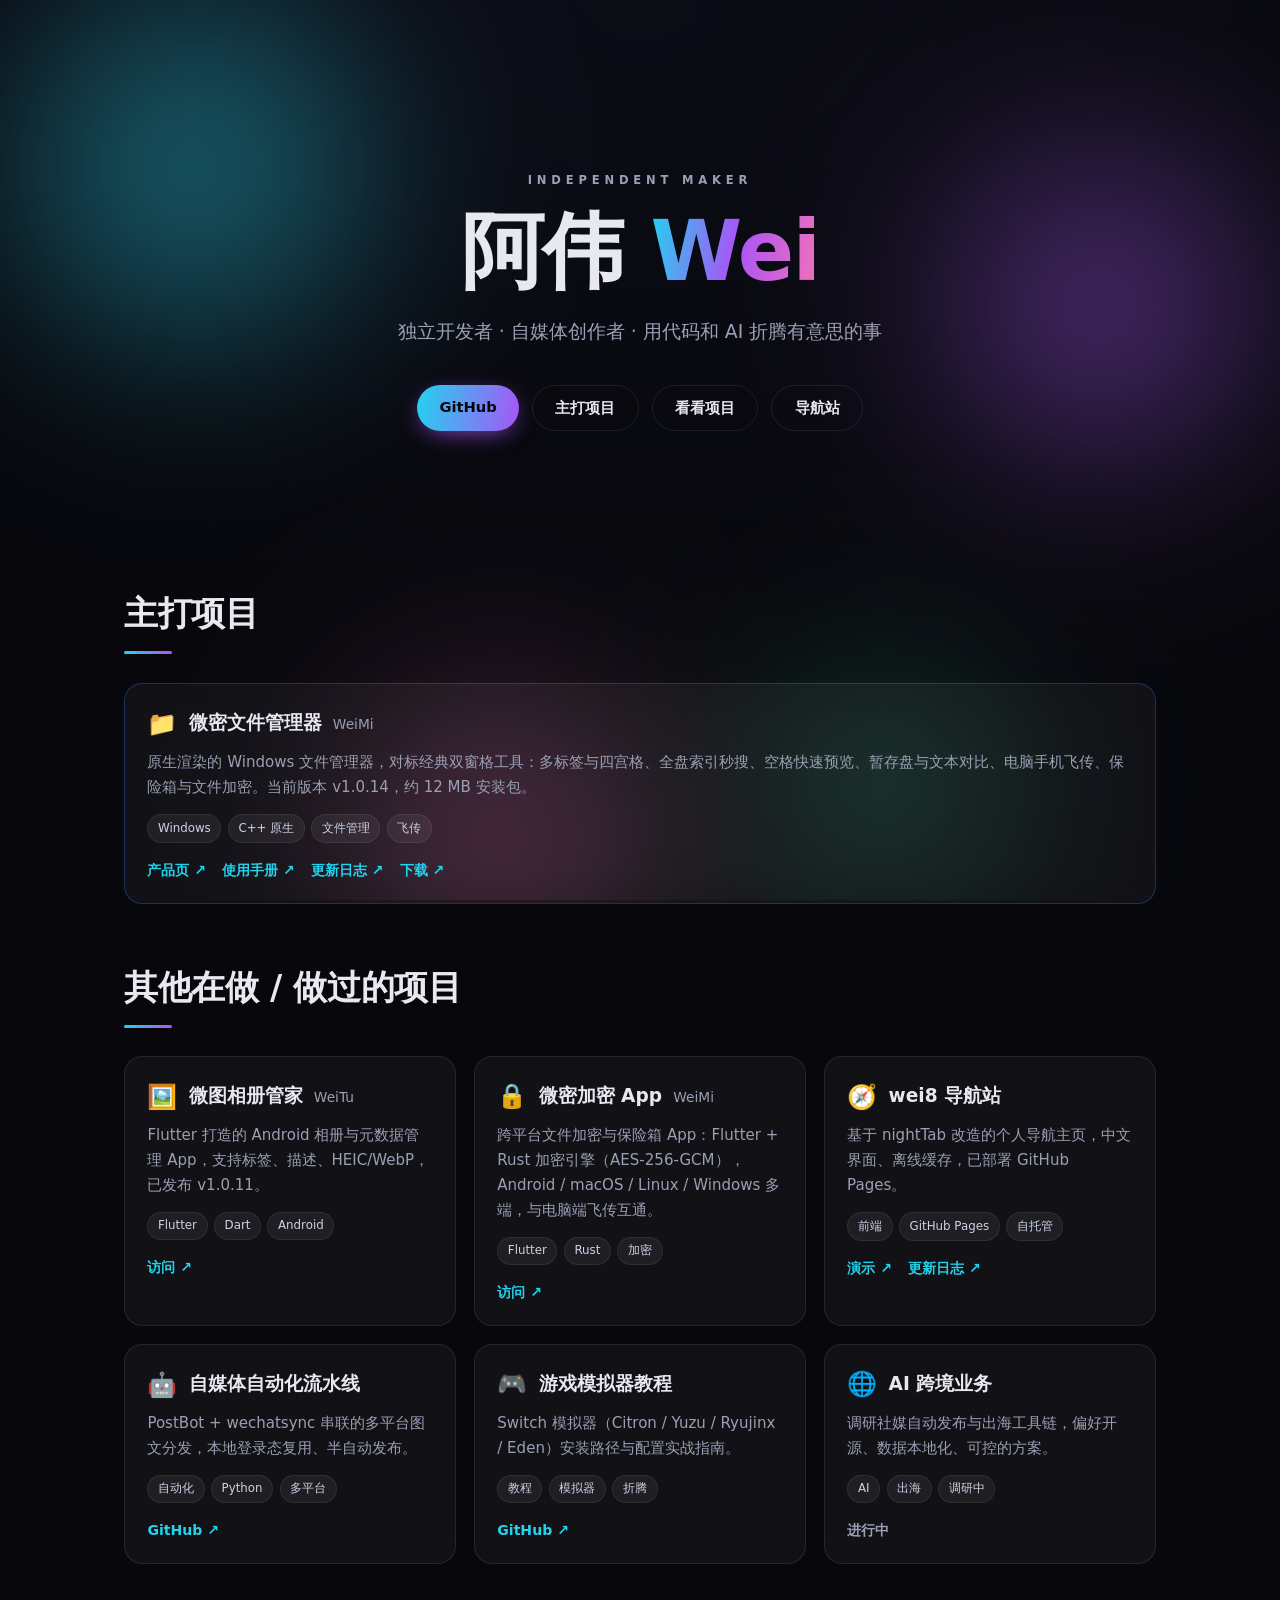
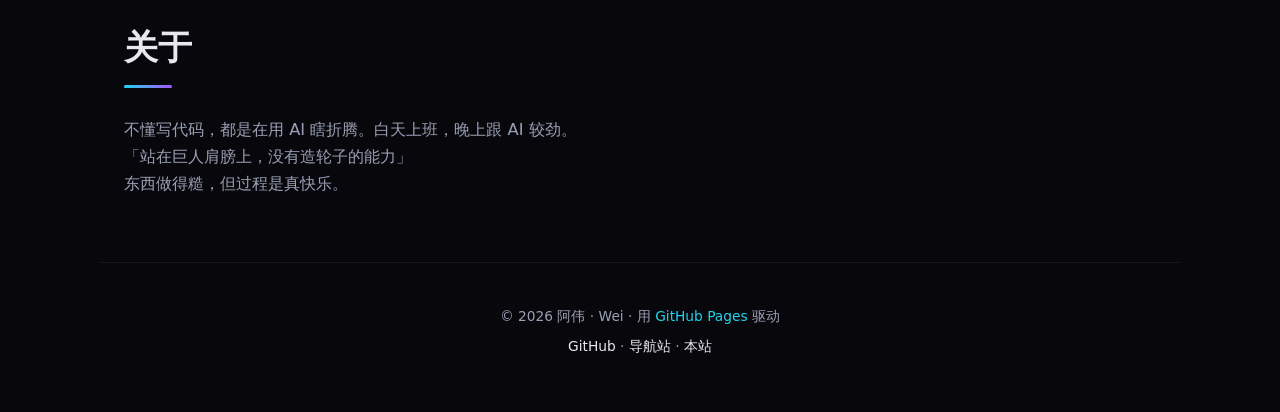
<file: index.html>
<!DOCTYPE html>
<html lang="zh-CN">
<head>
<meta charset="UTF-8">
<meta name="viewport" content="width=device-width, initial-scale=1.0">
<title>阿伟 · Wei — 个人小站</title>
<meta name="description" content="阿伟（Wei）的个人小站：独立开发者 / 自媒体创作者，分享在做的项目与折腾。">
<link rel="stylesheet" href="style.css">
</head>
<body>
  <div class="aurora" aria-hidden="true">
    <span class="blob b1"></span>
    <span class="blob b2"></span>
    <span class="blob b3"></span>
    <span class="blob b4"></span>
  </div>

  <header class="hero">
    <p class="eyebrow">INDEPENDENT&nbsp;MAKER</p>
    <h1 class="name">阿伟 <span class="grad">Wei</span></h1>
    <p class="tagline">独立开发者 · 自媒体创作者 · 用代码和 AI 折腾有意思的事</p>
    <nav class="hero-links">
      <a class="btn" href="https://github.com/weimi95" target="_blank" rel="noopener">GitHub</a>
      <a class="btn ghost" href="#featured">主打项目</a>
      <a class="btn ghost" href="#projects">看看项目</a>
      <a class="btn ghost" href="https://weimi95.github.io/wei8/" target="_blank" rel="noopener">导航站</a>
    </nav>
  </header>

  <main>
    <section id="featured">
      <h2 class="section-title reveal">主打项目</h2>
      <article class="card reveal" style="border:1px solid rgba(47,111,237,.35)">
        <div class="card-head">
          <span class="icon">📁</span>
          <h3>微密文件管理器 <span class="en">WeiMi</span></h3>
        </div>
        <p class="desc">原生渲染的 Windows 文件管理器，对标经典双窗格工具：多标签与四宫格、全盘索引秒搜、空格快速预览、暂存盘与文本对比、电脑手机飞传、保险箱与文件加密。当前版本 v1.0.14，约 12 MB 安装包。</p>
        <div class="tags"><span>Windows</span><span>C++ 原生</span><span>文件管理</span><span>飞传</span></div>
        <div class="card-links">
          <a href="https://weimi95.github.io/weimi/" target="_blank" rel="noopener">产品页 ↗</a>
          <a href="https://weimi95.github.io/weimi/help.html" target="_blank" rel="noopener">使用手册 ↗</a>
          <a href="https://weimi95.github.io/weimi/changelog.html" target="_blank" rel="noopener">更新日志 ↗</a>
          <a href="https://pan.quark.cn/s/72d9720b074c" target="_blank" rel="noopener">下载 ↗</a>
        </div>
      </article>
    </section>

    <section id="projects">
      <h2 class="section-title reveal">其他在做 / 做过的项目</h2>
      <div class="grid">

        <article class="card reveal">
          <div class="card-head">
            <span class="icon">🖼️</span>
            <h3>微图相册管家 <span class="en">WeiTu</span></h3>
          </div>
          <p class="desc">Flutter 打造的 Android 相册与元数据管理 App，支持标签、描述、HEIC/WebP，已发布 v1.0.11。</p>
          <div class="tags"><span>Flutter</span><span>Dart</span><span>Android</span></div>
          <div class="card-links">
            <a href="https://weimi95.github.io/weitu/" target="_blank" rel="noopener">访问 ↗</a>
          </div>
        </article>

        <article class="card reveal">
          <div class="card-head">
            <span class="icon">🔒</span>
            <h3>微密加密 App <span class="en">WeiMi</span></h3>
          </div>
          <p class="desc">跨平台文件加密与保险箱 App：Flutter + Rust 加密引擎（AES-256-GCM），Android / macOS / Linux / Windows 多端，与电脑端飞传互通。</p>
          <div class="tags"><span>Flutter</span><span>Rust</span><span>加密</span></div>
          <div class="card-links">
            <a href="https://weimi95.github.io/weimi/app.html" target="_blank" rel="noopener">访问 ↗</a>
          </div>
        </article>

        <article class="card reveal">
          <div class="card-head">
            <span class="icon">🧭</span>
            <h3>wei8 导航站</h3>
          </div>
          <p class="desc">基于 nightTab 改造的个人导航主页，中文界面、离线缓存，已部署 GitHub Pages。</p>
          <div class="tags"><span>前端</span><span>GitHub Pages</span><span>自托管</span></div>
          <div class="card-links">
            <a href="https://weimi95.github.io/wei8/" target="_blank" rel="noopener">演示 ↗</a>
            <a href="https://weimi95.github.io/wei8/changelog.html" target="_blank" rel="noopener">更新日志 ↗</a>
          </div>
        </article>

        <article class="card reveal">
          <div class="card-head">
            <span class="icon">🤖</span>
            <h3>自媒体自动化流水线</h3>
          </div>
          <p class="desc">PostBot + wechatsync 串联的多平台图文分发，本地登录态复用、半自动发布。</p>
          <div class="tags"><span>自动化</span><span>Python</span><span>多平台</span></div>
          <div class="card-links">
            <a href="https://github.com/weimi95" target="_blank" rel="noopener">GitHub ↗</a>
          </div>
        </article>

        <article class="card reveal">
          <div class="card-head">
            <span class="icon">🎮</span>
            <h3>游戏模拟器教程</h3>
          </div>
          <p class="desc">Switch 模拟器（Citron / Yuzu / Ryujinx / Eden）安装路径与配置实战指南。</p>
          <div class="tags"><span>教程</span><span>模拟器</span><span>折腾</span></div>
          <div class="card-links">
            <a href="https://github.com/weimi95" target="_blank" rel="noopener">GitHub ↗</a>
          </div>
        </article>

        <article class="card reveal">
          <div class="card-head">
            <span class="icon">🌐</span>
            <h3>AI 跨境业务</h3>
          </div>
          <p class="desc">调研社媒自动发布与出海工具链，偏好开源、数据本地化、可控的方案。</p>
          <div class="tags"><span>AI</span><span>出海</span><span>调研中</span></div>
          <div class="card-links">
            <a href="#" class="disabled">进行中</a>
          </div>
        </article>

      </div>
    </section>

    <section id="about" class="reveal">
      <h2 class="section-title">关于</h2>
      <p class="about-text">
        不懂写代码，都是在用 AI 瞎折腾。白天上班，晚上跟 AI 较劲。<br>
        「站在巨人肩膀上，没有造轮子的能力」<br>
        东西做得糙，但过程是真快乐。
      </p>
    </section>
  </main>

  <footer>
    <p>© <span id="year"></span> 阿伟 · Wei · 用 <a href="https://pages.github.com" target="_blank" rel="noopener">GitHub Pages</a> 驱动</p>
    <p class="foot-links">
      <a href="https://github.com/weimi95" target="_blank" rel="noopener">GitHub</a> ·
      <a href="https://weimi95.github.io/wei8/" target="_blank" rel="noopener">导航站</a> ·
      <a href="https://weimi95.github.io" target="_blank" rel="noopener">本站</a>
    </p>
  </footer>

  <script src="script.js"></script>
</body>
</html>
</file>
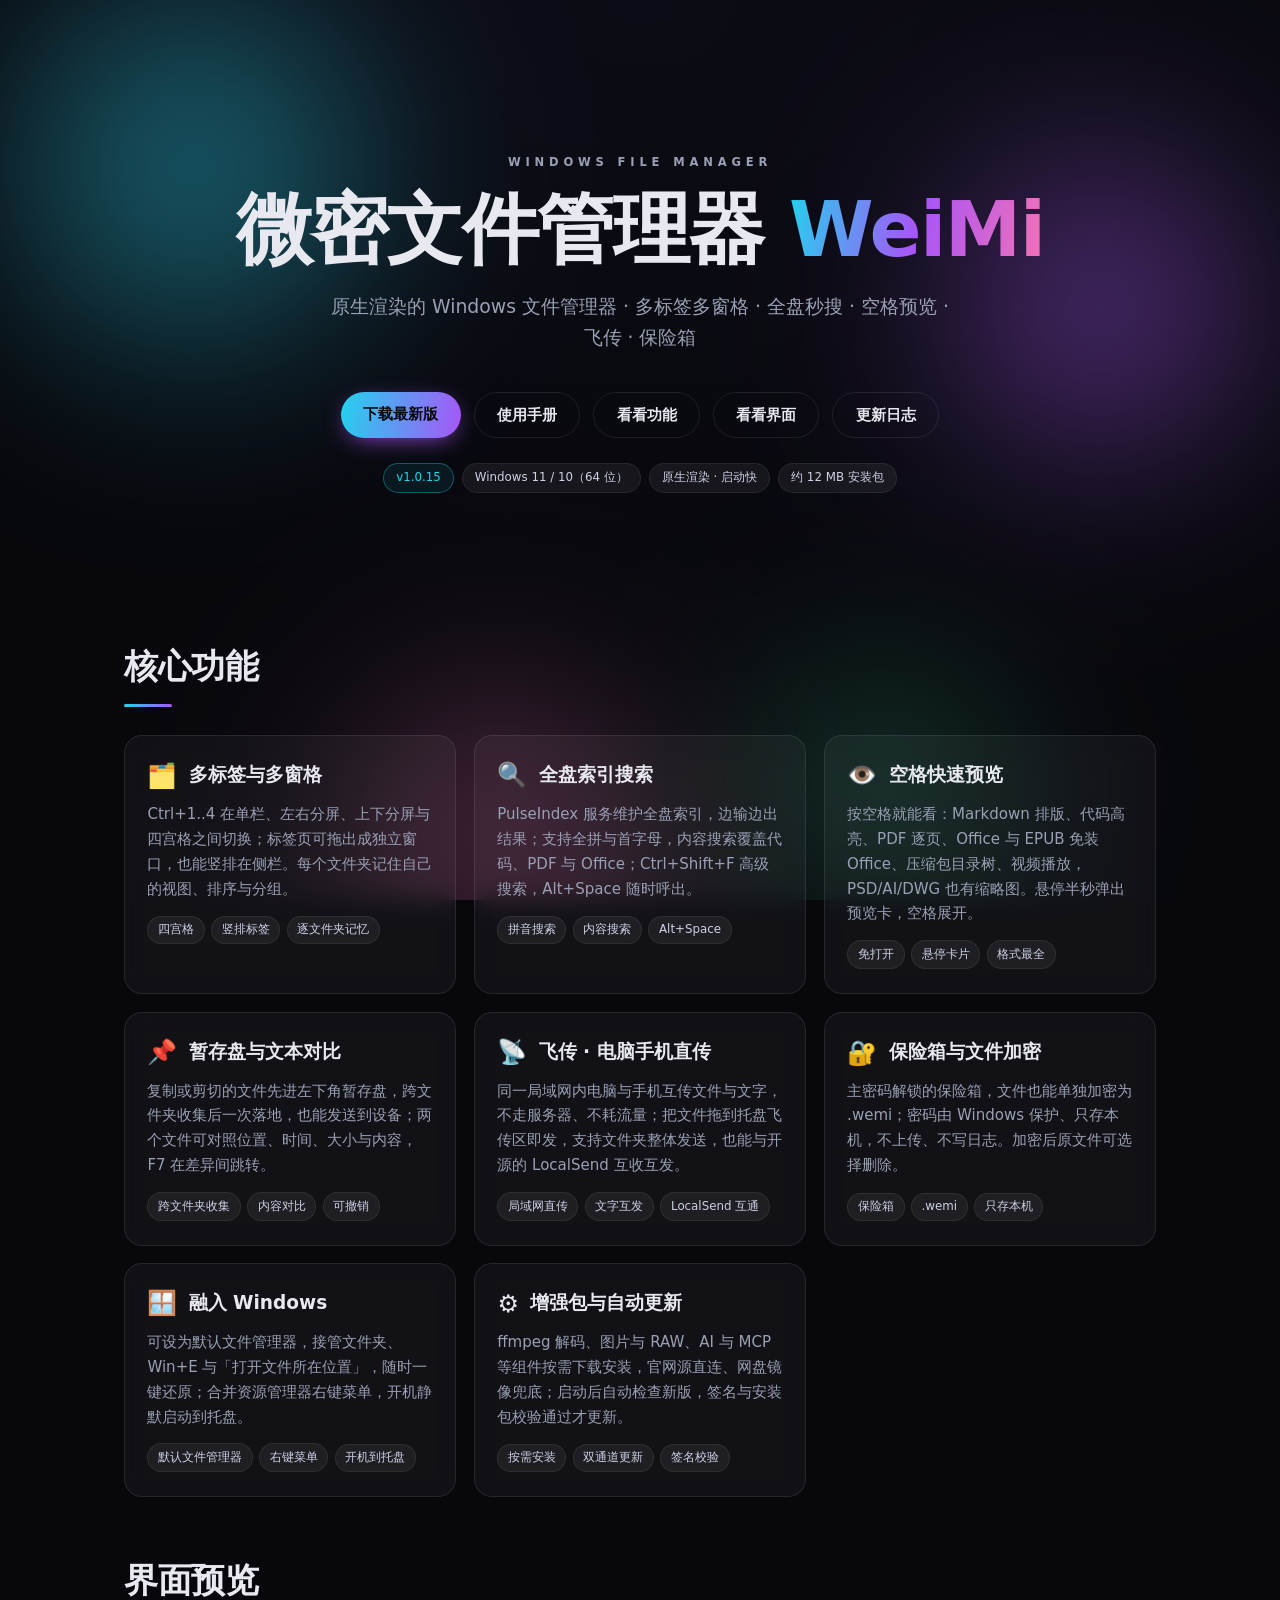
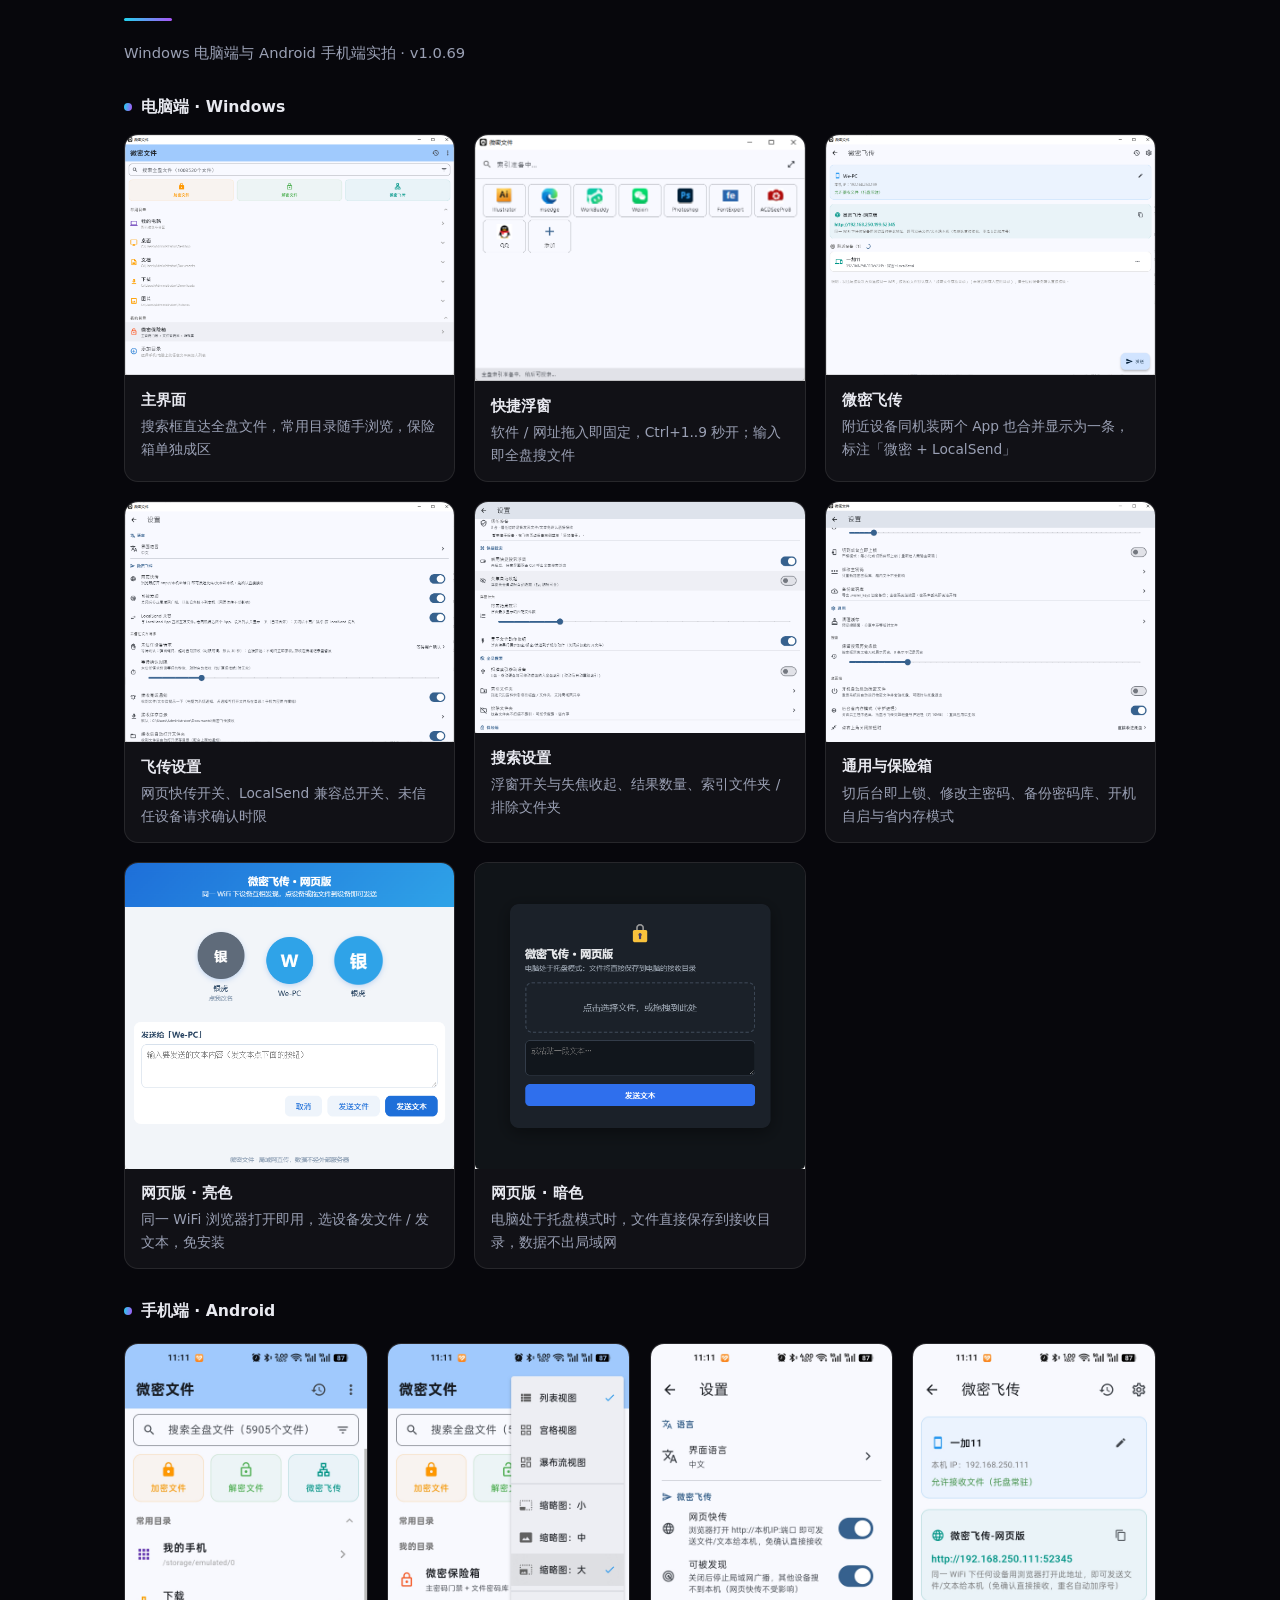
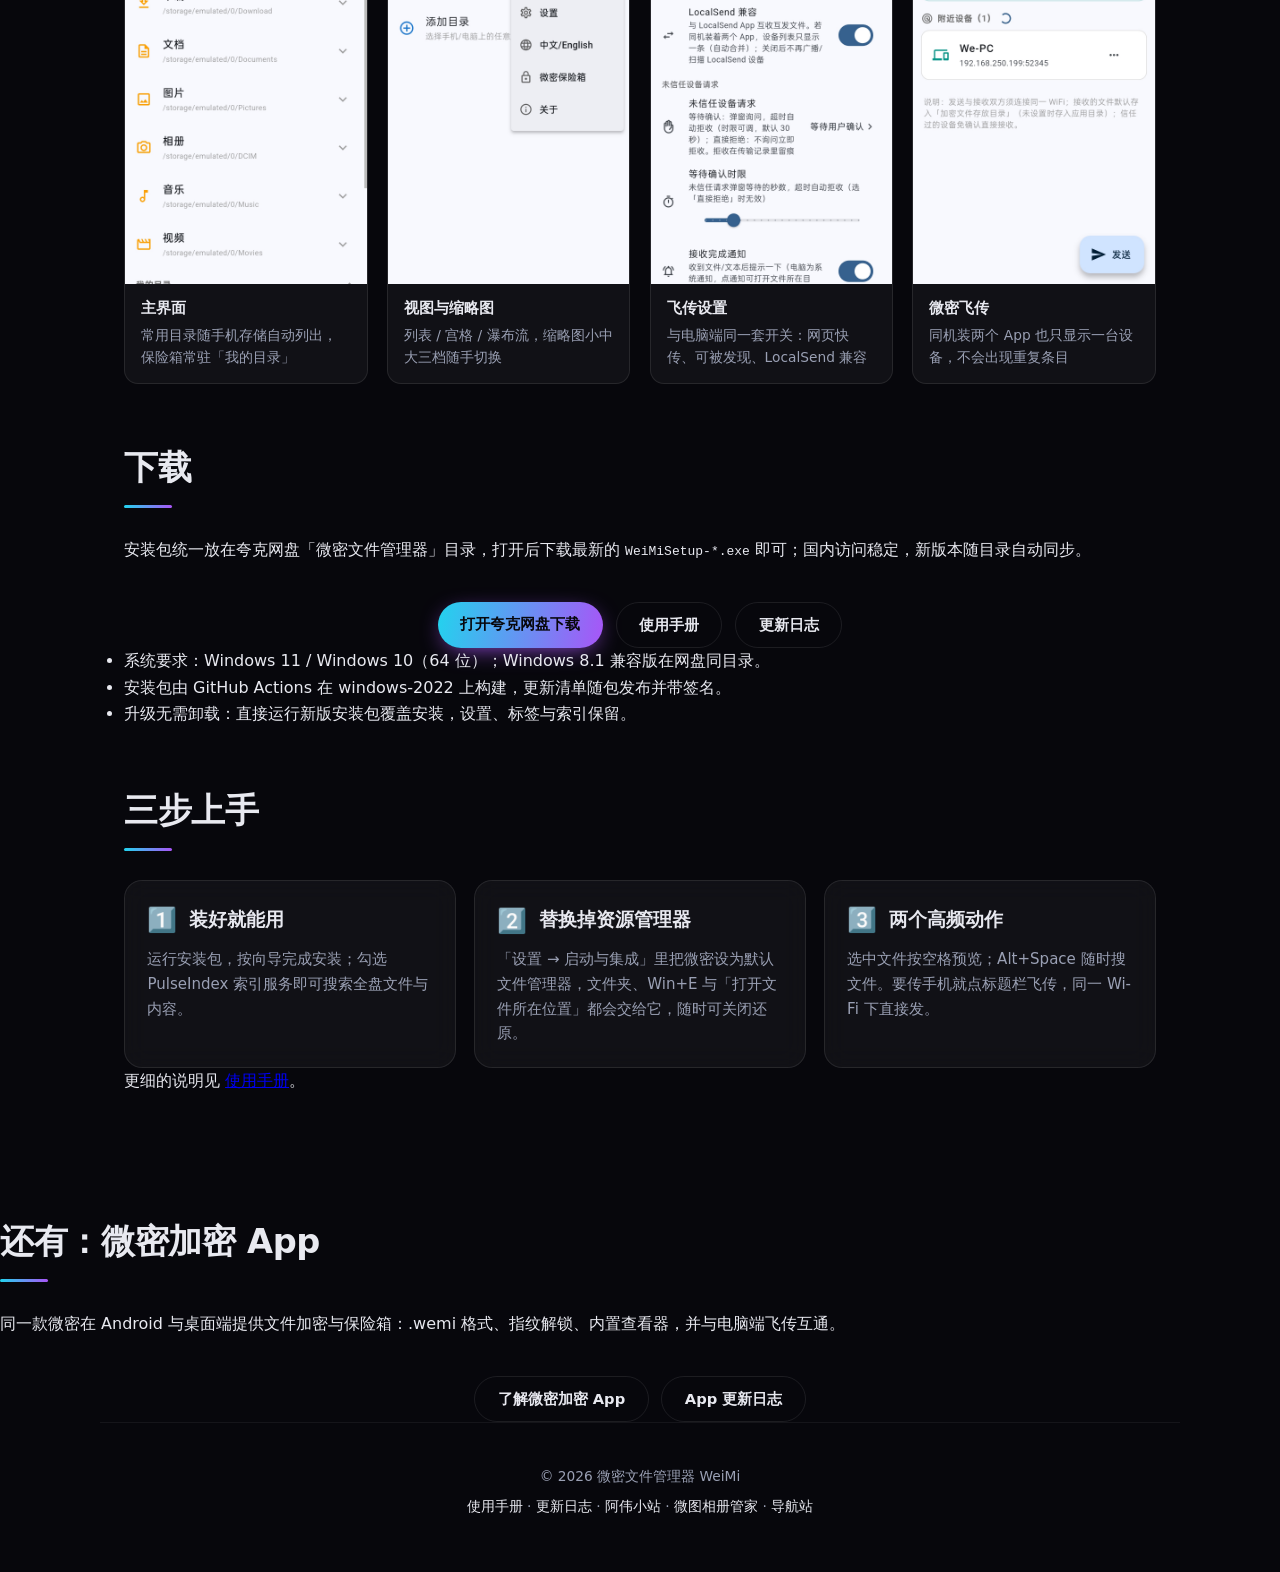
<file: weimi/index.html>
<!DOCTYPE html>
<html lang="zh-CN">
<head>
<meta charset="UTF-8">
<meta name="viewport" content="width=device-width, initial-scale=1.0">
<title>微密文件 · WeiMi File — 文件加密，简单可靠</title>
<meta name="description" content="微密文件管理器（WeiMi）是原生渲染的 Windows 文件管理器：多标签多窗格、全盘索引搜索、空格快速预览、暂存盘、飞传、保险箱与文件加密。">
<link rel="icon" href="data:image/svg+xml,<svg xmlns='http://www.w3.org/2000/svg' viewBox='0 0 100 100'><text y='.9em' font-size='90'>📁</text></svg>">
<style>
:root {
  --bg: #07070c;
  --fg: #e8e9f0;
  --muted: #9aa0b4;
  --accent1: #22d3ee;
  --accent2: #a855f7;
  --accent3: #f472b6;
  --card-bg: rgba(255, 255, 255, 0.045);
  --card-border: rgba(255, 255, 255, 0.09);
  --glass-blur: 12px;
  --maxw: 1080px;
}

* { box-sizing: border-box; margin: 0; padding: 0; }

html { scroll-behavior: smooth; }

body {
  font-family: -apple-system, BlinkMacSystemFont, "Segoe UI", "PingFang SC",
    "Hiragino Sans GB", "Microsoft YaHei", "Noto Sans SC", system-ui, sans-serif;
  background: var(--bg);
  color: var(--fg);
  line-height: 1.65;
  overflow-x: hidden;
  -webkit-font-smoothing: antialiased;
}

/* ===== 极光背景 ===== */
.aurora {
  position: fixed;
  inset: 0;
  z-index: -1;
  overflow: hidden;
  pointer-events: none;
  background: radial-gradient(120% 120% at 50% 0%, #0c0c16 0%, #07070c 60%);
}
.blob {
  position: absolute;
  border-radius: 50%;
  filter: blur(80px);
  opacity: 0.5;
  mix-blend-mode: screen;
  animation: float 18s ease-in-out infinite;
}
.b1 { width: 46vw; height: 46vw; left: -8vw; top: -10vw;
  background: radial-gradient(circle, var(--accent1), transparent 65%); }
.b2 { width: 40vw; height: 40vw; right: -6vw; top: 4vw;
  background: radial-gradient(circle, var(--accent2), transparent 65%); animation-delay: -4s; }
.b3 { width: 38vw; height: 38vw; left: 20vw; bottom: -14vw;
  background: radial-gradient(circle, var(--accent3), transparent 65%); animation-delay: -8s; opacity: 0.35; }
.b4 { width: 30vw; height: 30vw; right: 16vw; bottom: -6vw;
  background: radial-gradient(circle, #34d399, transparent 65%); animation-delay: -12s; opacity: 0.3; }

@keyframes float {
  0%, 100% { transform: translate(0, 0) scale(1); }
  33% { transform: translate(4vw, 3vw) scale(1.08); }
  66% { transform: translate(-3vw, -2vw) scale(0.95); }
}

/* ===== Hero ===== */
.hero {
  max-width: var(--maxw);
  margin: 0 auto;
  padding: 17vh 24px 10vh;
  text-align: center;
}
.eyebrow {
  letter-spacing: 0.42em;
  font-size: 0.72rem;
  color: var(--muted);
  margin-bottom: 1.1rem;
  font-weight: 600;
}
.name {
  font-size: clamp(2.6rem, 7.5vw, 4.8rem);
  font-weight: 800;
  letter-spacing: -0.02em;
  line-height: 1.05;
}
.grad {
  background: linear-gradient(100deg, var(--accent1), var(--accent2) 50%, var(--accent3));
  -webkit-background-clip: text;
  background-clip: text;
  color: transparent;
}
.tagline {
  margin: 1.3rem auto 0;
  max-width: 640px;
  color: var(--muted);
  font-size: clamp(1rem, 2.4vw, 1.18rem);
}
.hero-links {
  margin-top: 2.4rem;
  display: flex;
  gap: 0.8rem;
  justify-content: center;
  flex-wrap: wrap;
}
.btn {
  display: inline-block;
  padding: 0.62rem 1.4rem;
  border-radius: 999px;
  font-size: 0.92rem;
  font-weight: 600;
  text-decoration: none;
  color: #07070c;
  background: linear-gradient(100deg, var(--accent1), var(--accent2));
  transition: transform 0.18s ease, box-shadow 0.18s ease;
  box-shadow: 0 6px 24px -8px var(--accent2);
}
.btn:hover { transform: translateY(-2px); box-shadow: 0 10px 30px -8px var(--accent2); }
.btn.ghost {
  color: var(--fg);
  background: transparent;
  border: 1px solid var(--card-border);
  box-shadow: none;
}
.btn.ghost:hover { border-color: var(--accent1); background: rgba(34, 211, 238, 0.08); }

/* 版本徽标行 */
.badges {
  margin-top: 1.6rem;
  display: flex;
  gap: 0.5rem;
  justify-content: center;
  flex-wrap: wrap;
}
.badge {
  font-size: 0.74rem;
  padding: 0.24rem 0.75rem;
  border-radius: 999px;
  color: #cdd2e6;
  background: rgba(255, 255, 255, 0.06);
  border: 1px solid rgba(255, 255, 255, 0.07);
}
.badge.hl {
  color: var(--accent1);
  border-color: rgba(34, 211, 238, 0.35);
  background: rgba(34, 211, 238, 0.08);
}

/* ===== Sections ===== */
main { max-width: var(--maxw); margin: 0 auto; padding: 0 24px 4rem; }
.section-title {
  font-size: clamp(1.5rem, 4vw, 2.1rem);
  font-weight: 700;
  margin: 3.5rem 0 1.8rem;
  letter-spacing: -0.01em;
}
.section-title::after {
  content: "";
  display: block;
  width: 48px;
  height: 3px;
  margin-top: 0.6rem;
  border-radius: 3px;
  background: linear-gradient(90deg, var(--accent1), var(--accent2));
}

/* ===== 特性网格 ===== */
.grid {
  display: grid;
  grid-template-columns: repeat(auto-fill, minmax(300px, 1fr));
  gap: 1.1rem;
}
.card {
  position: relative;
  padding: 1.5rem 1.4rem 1.3rem;
  border-radius: 18px;
  background: var(--card-bg);
  border: 1px solid var(--card-border);
  backdrop-filter: blur(var(--glass-blur));
  -webkit-backdrop-filter: blur(var(--glass-blur));
  transition: transform 0.22s ease, border-color 0.22s ease, box-shadow 0.22s ease;
  overflow: hidden;
}
.card::before {
  content: "";
  position: absolute;
  inset: 0;
  border-radius: 18px;
  padding: 1px;
  pointer-events: none;
  background: linear-gradient(130deg, transparent, rgba(34, 211, 238, 0.4), transparent 60%);
  -webkit-mask: linear-gradient(#000 0 0) content-box, linear-gradient(#000 0 0);
  -webkit-mask-composite: xor;
  mask-composite: exclude;
  opacity: 0;
  transition: opacity 0.22s ease;
}
.card:hover {
  transform: translateY(-6px);
  border-color: transparent;
  box-shadow: 0 18px 50px -20px rgba(168, 85, 247, 0.55);
}
.card:hover::before { opacity: 1; }

.card-head { display: flex; align-items: center; gap: 0.7rem; margin-bottom: 0.7rem; }
.icon { font-size: 1.5rem; line-height: 1; }
.card h3 { font-size: 1.16rem; font-weight: 700; }
.card h3 .en { color: var(--muted); font-weight: 500; font-size: 0.86rem; margin-left: 0.3rem; }
.desc { color: var(--muted); font-size: 0.94rem; }
.tags { display: flex; flex-wrap: wrap; gap: 0.4rem; margin: 0.9rem 0 0.2rem; }
.tags span {
  font-size: 0.74rem;
  padding: 0.22rem 0.6rem;
  border-radius: 999px;
  color: #cdd2e6;
  background: rgba(255, 255, 255, 0.06);
  border: 1px solid rgba(255, 255, 255, 0.07);
}

/* ===== 下载区 ===== */
.dl-grid {
  display: grid;
  grid-template-columns: repeat(auto-fill, minmax(230px, 1fr));
  gap: 1.1rem;
}
.dl-card { text-align: center; padding: 1.6rem 1.2rem 1.4rem; }
.dl-card .icon { font-size: 2.2rem; display: block; margin-bottom: 0.7rem; }
.dl-card h3 { font-size: 1.05rem; margin-bottom: 0.35rem; }
.dl-card .desc { font-size: 0.84rem; margin-bottom: 1.1rem; }
.dl-card .btn { padding: 0.5rem 1.3rem; font-size: 0.88rem; }
.dl-note {
  margin-top: 1.6rem;
  text-align: center;
  color: var(--muted);
  font-size: 0.88rem;
}
.dl-note a { color: var(--accent1); text-decoration: none; }
.dl-note a:hover { color: var(--accent3); }

/* ===== 界面预览 ===== */
.shots-sub {
  color: var(--muted);
  font-size: 0.92rem;
  margin: -0.6rem 0 1.6rem;
}
.shot-grid {
  display: grid;
  grid-template-columns: repeat(auto-fill, minmax(320px, 1fr));
  gap: 1.2rem;
}
.shot {
  border-radius: 14px;
  overflow: hidden;
  background: var(--card-bg);
  border: 1px solid var(--card-border);
  transition: transform 0.22s ease, border-color 0.22s ease, box-shadow 0.22s ease;
}
.shot:hover {
  transform: translateY(-4px);
  border-color: rgba(34, 211, 238, 0.35);
  box-shadow: 0 16px 44px -18px rgba(34, 211, 238, 0.35);
}
.shot img { display: block; width: 100%; height: auto; }
.shot figcaption {
  padding: 0.78rem 1rem 0.9rem;
  font-size: 0.86rem;
  color: var(--muted);
}
.shot figcaption strong {
  display: block;
  color: var(--fg);
  font-size: 0.95rem;
  margin-bottom: 0.15rem;
}
.shot-web {
  display: grid;
  grid-template-columns: repeat(auto-fill, minmax(280px, 1fr));
  gap: 1.2rem;
  margin-top: 1.2rem;
}

.shot-phone {
  display: grid;
  grid-template-columns: repeat(auto-fill, minmax(210px, 1fr));
  gap: 1.2rem;
  margin-top: 1.2rem;
}
.shot-group-label {
  margin: 1.8rem 0 0.9rem;
  font-size: 0.98rem;
  font-weight: 700;
  color: var(--fg);
  display: flex;
  align-items: center;
  gap: 0.55rem;
}
.shot-group-label::before {
  content: "";
  width: 8px;
  height: 8px;
  border-radius: 50%;
  background: linear-gradient(100deg, var(--accent1), var(--accent2));
}

/* ===== 三步上手 ===== */
.steps {
  display: grid;
  grid-template-columns: repeat(auto-fill, minmax(280px, 1fr));
  gap: 1.1rem;
  counter-reset: step;
}
.step { position: relative; }
.step-num {
  display: inline-flex;
  align-items: center;
  justify-content: center;
  width: 2.1rem;
  height: 2.1rem;
  border-radius: 50%;
  font-weight: 700;
  font-size: 0.95rem;
  color: #07070c;
  background: linear-gradient(100deg, var(--accent1), var(--accent2));
  margin-bottom: 0.8rem;
}
.step h3 { font-size: 1.05rem; margin-bottom: 0.35rem; }

/* ===== Footer ===== */
footer {
  max-width: var(--maxw);
  margin: 0 auto;
  padding: 2.6rem 24px 3.4rem;
  text-align: center;
  color: var(--muted);
  font-size: 0.86rem;
  border-top: 1px solid rgba(255, 255, 255, 0.06);
}
.foot-links { margin-top: 0.5rem; }
.foot-links a { color: var(--fg); text-decoration: none; }
.foot-links a:hover { color: var(--accent1); }
footer a { color: var(--accent1); text-decoration: none; }
footer a:hover { color: var(--accent3); }

/* ===== 滚动揭示 ===== */
.reveal {
  opacity: 0;
  transform: translateY(22px);
  transition: opacity 0.6s ease, transform 0.6s ease;
}
.reveal.in { opacity: 1; transform: none; }

@media (prefers-reduced-motion: reduce) {
  .blob { animation: none; }
  .reveal { opacity: 1; transform: none; transition: none; }
  html { scroll-behavior: auto; }
}
</style>
</head>
<body>
  <div class="aurora" aria-hidden="true">
    <span class="blob b1"></span>
    <span class="blob b2"></span>
    <span class="blob b3"></span>
    <span class="blob b4"></span>
  </div>

  <header class="hero">
    <p class="eyebrow">WINDOWS&nbsp;FILE&nbsp;MANAGER</p>
    <h1 class="name">微密文件管理器 <span class="grad">WeiMi</span></h1>
    <p class="tagline">原生渲染的 Windows 文件管理器 · 多标签多窗格 · 全盘秒搜 · 空格预览 · 飞传 · 保险箱</p>
    <nav class="hero-links">
      <a class="btn" href="#download">下载最新版</a>
      <a class="btn ghost" href="help.html">使用手册</a>
      <a class="btn ghost" href="#features">看看功能</a>
      <a class="btn ghost" href="#screenshots">看看界面</a>
      <a class="btn ghost" href="changelog.html">更新日志</a>
    </nav>
    <div class="badges">
      <span class="badge hl">v1.0.15</span>
      <span class="badge">Windows 11 / 10（64 位）</span>
      <span class="badge">原生渲染 · 启动快</span>
      <span class="badge">约 12 MB 安装包</span>
    </div>
  </header>

  <main>
    <section id="features">
    <h2 class="section-title reveal">核心功能</h2>
    <div class="grid">

      <article class="card reveal">
        <div class="card-head">
          <span class="icon">🗂️</span>
          <h3>多标签与多窗格</h3>
        </div>
        <p class="desc">Ctrl+1..4 在单栏、左右分屏、上下分屏与四宫格之间切换；标签页可拖出成独立窗口，也能竖排在侧栏。每个文件夹记住自己的视图、排序与分组。</p>
        <div class="tags"><span>四宫格</span><span>竖排标签</span><span>逐文件夹记忆</span></div>
      </article>

      <article class="card reveal">
        <div class="card-head">
          <span class="icon">🔍</span>
          <h3>全盘索引搜索</h3>
        </div>
        <p class="desc">PulseIndex 服务维护全盘索引，边输边出结果；支持全拼与首字母，内容搜索覆盖代码、PDF 与 Office；Ctrl+Shift+F 高级搜索，Alt+Space 随时呼出。</p>
        <div class="tags"><span>拼音搜索</span><span>内容搜索</span><span>Alt+Space</span></div>
      </article>

      <article class="card reveal">
        <div class="card-head">
          <span class="icon">👁️</span>
          <h3>空格快速预览</h3>
        </div>
        <p class="desc">按空格就能看：Markdown 排版、代码高亮、PDF 逐页、Office 与 EPUB 免装 Office、压缩包目录树、视频播放，PSD/AI/DWG 也有缩略图。悬停半秒弹出预览卡，空格展开。</p>
        <div class="tags"><span>免打开</span><span>悬停卡片</span><span>格式最全</span></div>
      </article>

      <article class="card reveal">
        <div class="card-head">
          <span class="icon">📌</span>
          <h3>暂存盘与文本对比</h3>
        </div>
        <p class="desc">复制或剪切的文件先进左下角暂存盘，跨文件夹收集后一次落地，也能发送到设备；两个文件可对照位置、时间、大小与内容，F7 在差异间跳转。</p>
        <div class="tags"><span>跨文件夹收集</span><span>内容对比</span><span>可撤销</span></div>
      </article>

      <article class="card reveal">
        <div class="card-head">
          <span class="icon">📡</span>
          <h3>飞传 · 电脑手机直传</h3>
        </div>
        <p class="desc">同一局域网内电脑与手机互传文件与文字，不走服务器、不耗流量；把文件拖到托盘飞传区即发，支持文件夹整体发送，也能与开源的 LocalSend 互收互发。</p>
        <div class="tags"><span>局域网直传</span><span>文字互发</span><span>LocalSend 互通</span></div>
      </article>

      <article class="card reveal">
        <div class="card-head">
          <span class="icon">🔐</span>
          <h3>保险箱与文件加密</h3>
        </div>
        <p class="desc">主密码解锁的保险箱，文件也能单独加密为 .wemi；密码由 Windows 保护、只存本机，不上传、不写日志。加密后原文件可选择删除。</p>
        <div class="tags"><span>保险箱</span><span>.wemi</span><span>只存本机</span></div>
      </article>

      <article class="card reveal">
        <div class="card-head">
          <span class="icon">🪟</span>
          <h3>融入 Windows</h3>
        </div>
        <p class="desc">可设为默认文件管理器，接管文件夹、Win+E 与「打开文件所在位置」，随时一键还原；合并资源管理器右键菜单，开机静默启动到托盘。</p>
        <div class="tags"><span>默认文件管理器</span><span>右键菜单</span><span>开机到托盘</span></div>
      </article>

      <article class="card reveal">
        <div class="card-head">
          <span class="icon">⚙️</span>
          <h3>增强包与自动更新</h3>
        </div>
        <p class="desc">ffmpeg 解码、图片与 RAW、AI 与 MCP 等组件按需下载安装，官网源直连、网盘镜像兜底；启动后自动检查新版，签名与安装包校验通过才更新。</p>
        <div class="tags"><span>按需安装</span><span>双通道更新</span><span>签名校验</span></div>
      </article>

    </div>
  </section>

    <section id="screenshots">
      <h2 class="section-title reveal">界面预览</h2>
      <p class="shots-sub reveal">Windows 电脑端与 Android 手机端实拍 · v1.0.69</p>
      <p class="shot-group-label reveal">电脑端 · Windows</p>
      <div class="shot-grid">

        <figure class="shot reveal">
          <img src="shots/main.png" alt="微密文件主界面：全盘搜索、常用目录与保险箱入口" loading="lazy">
          <figcaption><strong>主界面</strong>搜索框直达全盘文件，常用目录随手浏览，保险箱单独成区</figcaption>
        </figure>

        <figure class="shot reveal">
          <img src="shots/popup.png" alt="双击 Ctrl 呼出的快捷浮窗：常用软件与网址网格" loading="lazy">
          <figcaption><strong>快捷浮窗</strong>软件 / 网址拖入即固定，Ctrl+1..9 秒开；输入即全盘搜文件</figcaption>
        </figure>

        <figure class="shot reveal">
          <img src="shots/transfer.png" alt="微密飞传页：本机信息、网页版入口与附近设备" loading="lazy">
          <figcaption><strong>微密飞传</strong>附近设备同机装两个 App 也合并显示为一条，标注「微密 + LocalSend」</figcaption>
        </figure>

        <figure class="shot reveal">
          <img src="shots/settings-lan.png" alt="飞传设置：网页快传、可被发现、LocalSend 兼容与接收确认" loading="lazy">
          <figcaption><strong>飞传设置</strong>网页快传开关、LocalSend 兼容总开关、未信任设备请求确认时限</figcaption>
        </figure>

        <figure class="shot reveal">
          <img src="shots/settings-search.png" alt="搜索设置：快捷浮窗、失焦收起、索引与排除文件夹" loading="lazy">
          <figcaption><strong>搜索设置</strong>浮窗开关与失焦收起、结果数量、索引文件夹 / 排除文件夹</figcaption>
        </figure>

        <figure class="shot reveal">
          <img src="shots/settings-general.png" alt="通用与保险箱设置：切后台上锁、主密码、备份密码库" loading="lazy">
          <figcaption><strong>通用与保险箱</strong>切后台即上锁、修改主密码、备份密码库、开机自启与省内存模式</figcaption>
        </figure>

      </div>
      <div class="shot-web">

        <figure class="shot reveal">
          <img src="shots/web-light.png" alt="微密飞传网页版亮色界面：选择设备、发送文件或文本" loading="lazy">
          <figcaption><strong>网页版 · 亮色</strong>同一 WiFi 浏览器打开即用，选设备发文件 / 发文本，免安装</figcaption>
        </figure>

        <figure class="shot reveal">
          <img src="shots/web-dark.png" alt="微密飞传网页版暗色界面：文件直存接收目录" loading="lazy">
          <figcaption><strong>网页版 · 暗色</strong>电脑处于托盘模式时，文件直接保存到接收目录，数据不出局域网</figcaption>
        </figure>

      </div>
      <p class="shot-group-label reveal">手机端 · Android</p>
      <div class="shot-phone">

        <figure class="shot reveal">
          <img src="shots/phone-main.jpg" alt="手机端主界面：全盘搜索、常用目录与保险箱" loading="lazy">
          <figcaption><strong>主界面</strong>常用目录随手机存储自动列出，保险箱常驻「我的目录」</figcaption>
        </figure>

        <figure class="shot reveal">
          <img src="shots/phone-menu.jpg" alt="手机端右上角菜单：视图切换与缩略图档位" loading="lazy">
          <figcaption><strong>视图与缩略图</strong>列表 / 宫格 / 瀑布流，缩略图小中大三档随手切换</figcaption>
        </figure>

        <figure class="shot reveal">
          <img src="shots/phone-settings.jpg" alt="手机端飞传设置：网页快传、可被发现、LocalSend 兼容" loading="lazy">
          <figcaption><strong>飞传设置</strong>与电脑端同一套开关：网页快传、可被发现、LocalSend 兼容</figcaption>
        </figure>

        <figure class="shot reveal">
          <img src="shots/phone-transfer.jpg" alt="手机端飞传页：附近设备只显示电脑一条" loading="lazy">
          <figcaption><strong>微密飞传</strong>同机装两个 App 也只显示一台设备，不会出现重复条目</figcaption>
        </figure>

      </div>
    </section>

    <section id="download">
    <h2 class="section-title reveal">下载</h2>
    <p class="reveal">安装包统一放在夸克网盘「微密文件管理器」目录，打开后下载最新的 <code>WeiMiSetup-*.exe</code> 即可；国内访问稳定，新版本随目录自动同步。</p>
    <div class="hero-links reveal">
      <a class="btn" href="https://pan.quark.cn/s/4b4783273dbc" target="_blank" rel="noopener">打开夸克网盘下载</a>
      <a class="btn ghost" href="help.html">使用手册</a>
      <a class="btn ghost" href="changelog.html">更新日志</a>
    </div>
    <ul class="reveal">
      <li>系统要求：Windows 11 / Windows 10（64 位）；Windows 8.1 兼容版在网盘同目录。</li>
      <li>安装包由 GitHub Actions 在 windows-2022 上构建，更新清单随包发布并带签名。</li>
      <li>升级无需卸载：直接运行新版安装包覆盖安装，设置、标签与索引保留。</li>
    </ul>
  </section>


    <section id="howto">
    <h2 class="section-title reveal">三步上手</h2>
    <div class="grid">
      <article class="card reveal">
        <div class="card-head"><span class="icon">1️⃣</span><h3>装好就能用</h3></div>
        <p class="desc">运行安装包，按向导完成安装；勾选 PulseIndex 索引服务即可搜索全盘文件与内容。</p>
      </article>
      <article class="card reveal">
        <div class="card-head"><span class="icon">2️⃣</span><h3>替换掉资源管理器</h3></div>
        <p class="desc">「设置 → 启动与集成」里把微密设为默认文件管理器，文件夹、Win+E 与「打开文件所在位置」都会交给它，随时可关闭还原。</p>
      </article>
      <article class="card reveal">
        <div class="card-head"><span class="icon">3️⃣</span><h3>两个高频动作</h3></div>
        <p class="desc">选中文件按空格预览；Alt+Space 随时搜文件。要传手机就点标题栏飞传，同一 Wi-Fi 下直接发。</p>
      </article>
    </div>
    <p class="reveal">更细的说明见 <a href="help.html">使用手册</a>。</p>
  </section>
  </main>

  <section id="app">
    <h2 class="section-title reveal">还有：微密加密 App</h2>
    <p class="reveal">同一款微密在 Android 与桌面端提供文件加密与保险箱：.wemi 格式、指纹解锁、内置查看器，并与电脑端飞传互通。</p>
    <div class="hero-links reveal">
      <a class="btn ghost" href="app.html">了解微密加密 App</a>
      <a class="btn ghost" href="app-changelog.html">App 更新日志</a>
    </div>
  </section>

  <footer>
    <p>© <span id="year"></span> 微密文件管理器 WeiMi</p>
    <p class="foot-links">
      <a href="help.html">使用手册</a> ·
      <a href="changelog.html">更新日志</a> ·
      <a href="https://weimi95.github.io/" target="_blank" rel="noopener">阿伟小站</a> ·
      <a href="https://weimi95.github.io/weitu/" target="_blank" rel="noopener">微图相册管家</a> ·
      <a href="https://weimi95.github.io/wei8/" target="_blank" rel="noopener">导航站</a>
    </p>
  </footer>

  <script>
    document.getElementById('year').textContent = new Date().getFullYear();

    const io = new IntersectionObserver((entries) => {
      entries.forEach((e) => {
        if (e.isIntersecting) {
          e.target.classList.add('in');
          io.unobserve(e.target);
        }
      });
    }, { threshold: 0.12 });

    document.querySelectorAll('.reveal').forEach((el) => io.observe(el));
  </script>
</body>
</html>
</file>
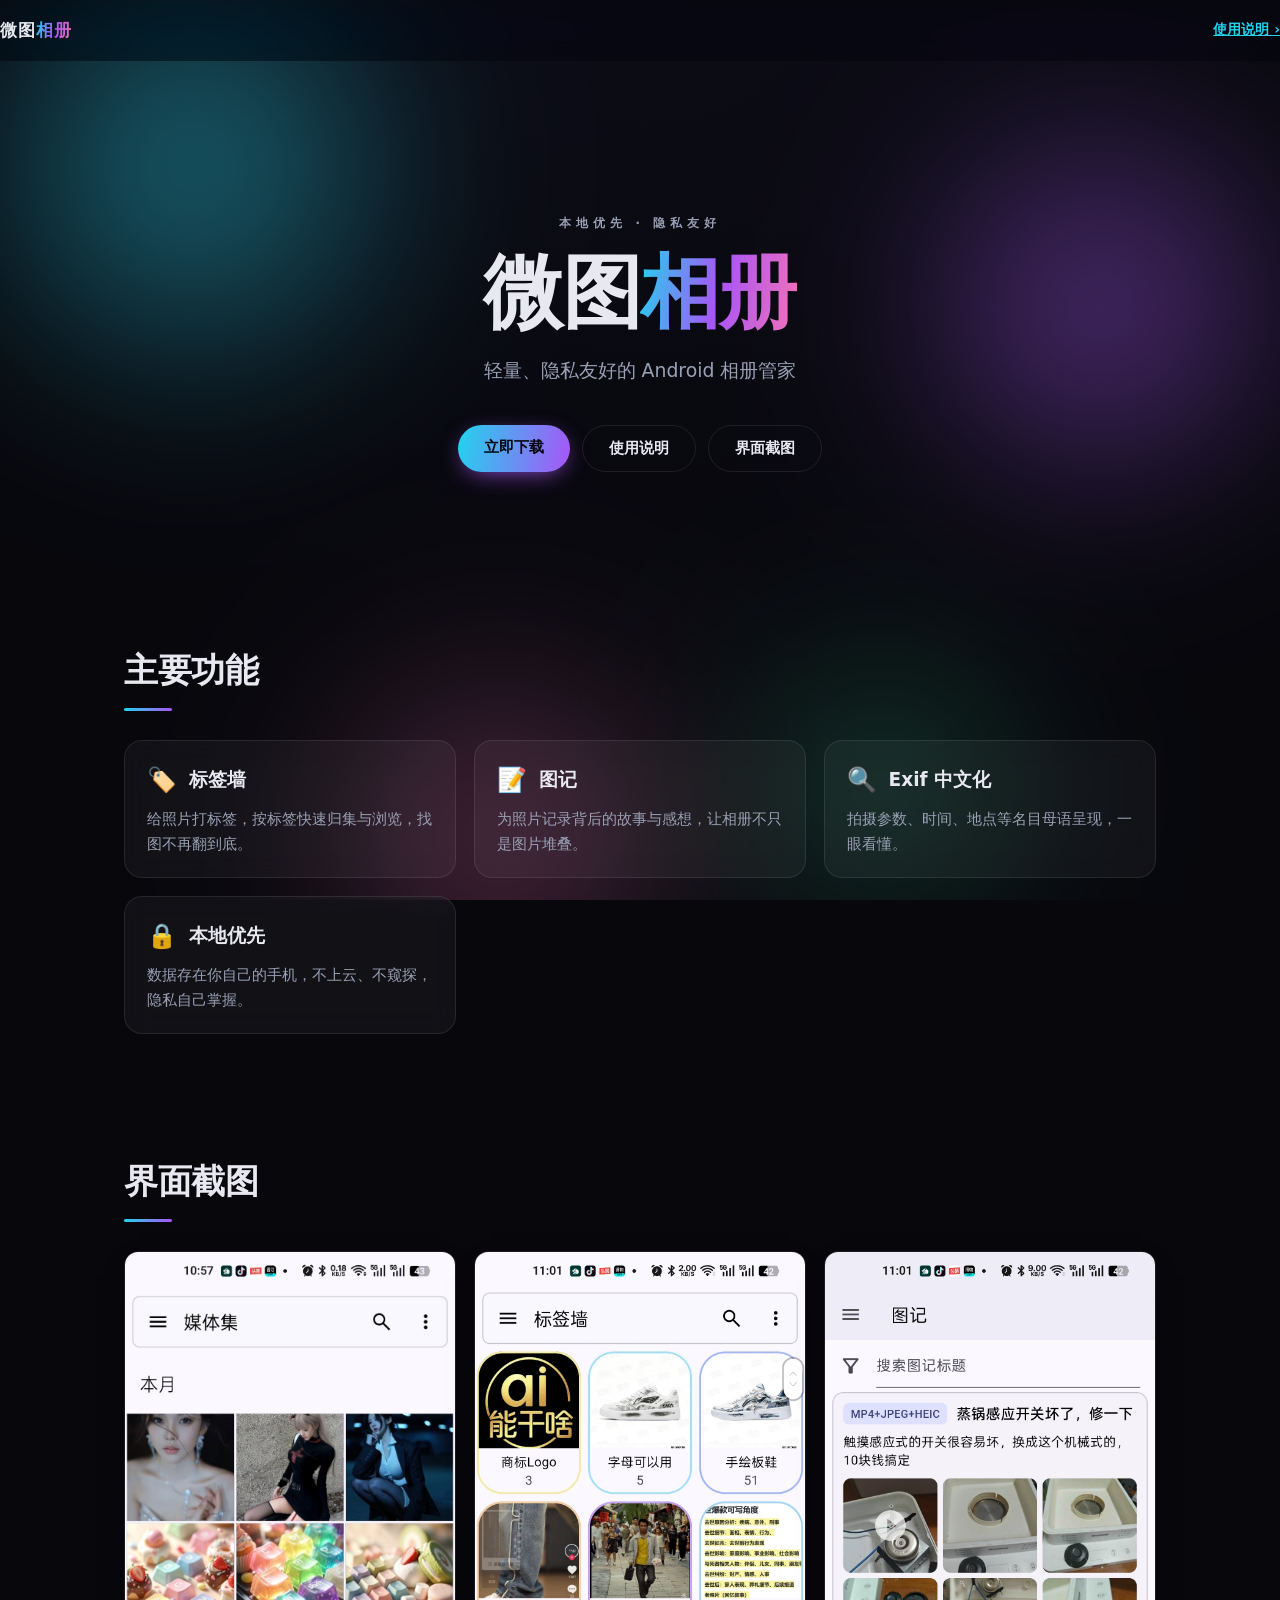
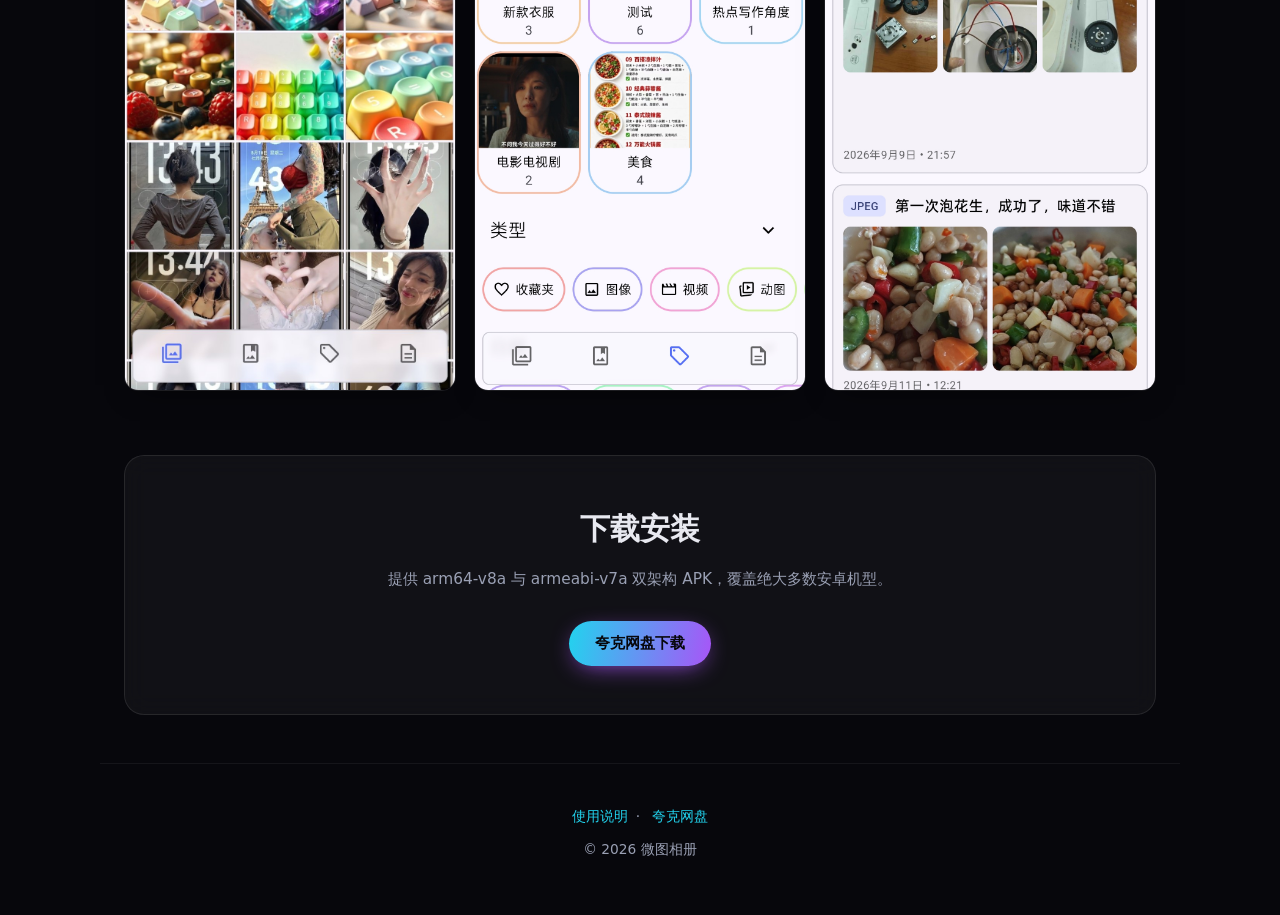
<file: weitu/index.html>
<!DOCTYPE html>
<html lang="zh-CN">
<head>
<meta charset="UTF-8">
<meta name="viewport" content="width=device-width, initial-scale=1.0">
<title>微图相册 · 轻量隐私友好的 Android 相册管家</title>
<meta name="description" content="微图相册：轻量、隐私友好的 Android 相册管家，支持标签墙、图记、Exif 中文化与本地优先。">
<style>
  :root{
    --bg:#07070c;
    --fg:#e8e9f0;
    --muted:#9aa0b4;
    --accent1:#22d3ee;
    --accent2:#a855f7;
    --accent3:#f472b6;
    --accent-green:#34d399;
    --card-bg:rgba(255,255,255,.045);
    --card-border:rgba(255,255,255,.09);
    --glass-blur:12px;
    --maxw:1080px;
  }
  *{box-sizing:border-box;margin:0;padding:0;}
  html{scroll-behavior:smooth;}
  body{
    font-family:-apple-system,BlinkMacSystemFont,"Segoe UI","PingFang SC","Hiragino Sans GB","Microsoft YaHei","Noto Sans SC",system-ui,sans-serif;
    background:var(--bg);color:var(--fg);line-height:1.65;
    overflow-x:hidden;-webkit-font-smoothing:antialiased;
  }

  /* ===== 极光背景 ===== */
  .aurora{position:fixed;inset:0;z-index:-1;overflow:hidden;
    background:radial-gradient(120% 120% at 50% 0%,#0c0c16 0%,#07070c 60%);}
  .blob{position:absolute;border-radius:50%;filter:blur(80px);opacity:.5;
    mix-blend-mode:screen;animation:float 18s ease-in-out infinite;}
  .b1{width:46vw;height:46vw;left:-8vw;top:-10vw;background:radial-gradient(circle,var(--accent1),transparent 65%);}
  .b2{width:40vw;height:40vw;right:-6vw;top:4vw;background:radial-gradient(circle,var(--accent2),transparent 65%);animation-delay:-4s;}
  .b3{width:38vw;height:38vw;left:20vw;bottom:-14vw;background:radial-gradient(circle,var(--accent3),transparent 65%);animation-delay:-8s;opacity:.35;}
  .b4{width:30vw;height:30vw;right:16vw;bottom:-6vw;background:radial-gradient(circle,var(--accent-green),transparent 65%);animation-delay:-12s;opacity:.3;}
  @keyframes float{0%,100%{transform:translate(0,0) scale(1);}33%{transform:translate(4vw,3vw) scale(1.08);}66%{transform:translate(-3vw,-2vw) scale(.95);}}

  /* ===== 容器 ===== */
  .wrap{max-width:var(--maxw);margin:0 auto;padding:0 24px;}

  /* nav */
  nav{position:sticky;top:0;z-index:20;display:flex;justify-content:space-between;align-items:center;
    padding:16px 0;border-bottom:1px solid transparent;
    background:rgba(7,7,12,.55);backdrop-filter:saturate(180%) blur(12px);
    -webkit-backdrop-filter:saturate(180%) blur(12px);transition:border-color .25s,background .25s;}
  nav.scrolled{border-bottom:1px solid var(--card-border);background:rgba(7,7,12,.78);}
  .brand{font-size:17px;font-weight:700;letter-spacing:1px;}
  .nav-link{color:var(--accent1);font-size:14px;font-weight:600;}

  /* ===== Hero ===== */
  .hero{max-width:var(--maxw);margin:0 auto;padding:17vh 24px 11vh;text-align:center;}
  .eyebrow{letter-spacing:.42em;font-size:.72rem;color:var(--muted);margin-bottom:1.1rem;font-weight:600;}
  .name{font-size:clamp(2.6rem,8vw,5rem);font-weight:800;letter-spacing:-.02em;line-height:1.05;}
  .grad{background:linear-gradient(100deg,var(--accent1),var(--accent2) 50%,var(--accent3));
    -webkit-background-clip:text;background-clip:text;color:transparent;}
  .tagline{margin:1.3rem auto 0;max-width:620px;color:var(--muted);font-size:clamp(1rem,2.4vw,1.18rem);}
  .hero-links{margin-top:2.4rem;display:flex;gap:.8rem;justify-content:center;flex-wrap:wrap;}
  .btn{display:inline-block;padding:.62rem 1.6rem;border-radius:999px;font-size:.95rem;font-weight:600;
    text-decoration:none;color:#07070c;background:linear-gradient(100deg,var(--accent1),var(--accent2));
    transition:transform .18s ease,box-shadow .18s ease;box-shadow:0 6px 24px -8px var(--accent2);}
  .btn:hover{transform:translateY(-2px);box-shadow:0 10px 30px -8px var(--accent2);}
  .btn.ghost{color:var(--fg);background:transparent;border:1px solid var(--card-border);box-shadow:none;}
  .btn.ghost:hover{border-color:var(--accent1);background:rgba(34,211,238,.08);}

  /* ===== Sections ===== */
  .sec{padding:1rem 0 3rem;}
  .section-title{font-size:clamp(1.5rem,4vw,2.1rem);font-weight:700;margin:3.5rem 0 1.8rem;letter-spacing:-.01em;}
  .section-title::after{content:"";display:block;width:48px;height:3px;margin-top:.6rem;border-radius:3px;
    background:linear-gradient(90deg,var(--accent1),var(--accent2));}

  /* ===== 功能网格 ===== */
  .grid{display:grid;grid-template-columns:repeat(auto-fill,minmax(280px,1fr));gap:1.1rem;}
  .card{position:relative;padding:1.5rem 1.4rem 1.3rem;border-radius:18px;
    background:var(--card-bg);border:1px solid var(--card-border);
    backdrop-filter:blur(var(--glass-blur));-webkit-backdrop-filter:blur(var(--glass-blur));
    transition:transform .22s ease,border-color .22s ease,box-shadow .22s ease;overflow:hidden;
    transform-style:preserve-3d;will-change:transform;}
  .card::before{content:"";position:absolute;inset:0;border-radius:18px;padding:1px;
    background:linear-gradient(130deg,transparent,rgba(34,211,238,.4),transparent 60%);
    -webkit-mask:linear-gradient(#000 0 0) content-box,linear-gradient(#000 0 0);
    -webkit-mask-composite:xor;mask-composite:exclude;opacity:0;transition:opacity .22s ease;}
  .card:hover{transform:translateY(-6px);border-color:transparent;box-shadow:0 18px 50px -20px rgba(168,85,247,.55);}
  .card:hover::before{opacity:1;}
  .card-head{display:flex;align-items:center;gap:.7rem;margin-bottom:.7rem;}
  .icon{font-size:1.5rem;line-height:1;}
  .card h3{font-size:1.16rem;font-weight:700;}
  .card p{color:var(--muted);font-size:.94rem;transform:translateZ(14px);}

  /* ===== 截图 ===== */
  .shots{display:flex;gap:1.1rem;flex-wrap:wrap;perspective:1100px;}
  .shot{flex:1;min-width:180px;transform-style:preserve-3d;transition:transform .22s ease,box-shadow .22s ease;will-change:transform;}
  .shot img{width:100%;height:auto;display:block;border-radius:14px;
    border:1px solid var(--card-border);box-shadow:0 10px 30px -16px rgba(0,0,0,.8);}
  .shot:hover{box-shadow:0 22px 60px -22px rgba(34,211,238,.35);}

  /* ===== 下载 ===== */
  .download{background:var(--card-bg);border:1px solid var(--card-border);border-radius:20px;
    padding:3rem 24px;text-align:center;backdrop-filter:blur(var(--glass-blur));-webkit-backdrop-filter:blur(var(--glass-blur));}
  .download h2{font-size:clamp(1.4rem,3.5vw,1.9rem);font-weight:700;}
  .download p{color:var(--muted);font-size:.96rem;margin-top:.8rem;}
  .download .btn{margin-top:1.8rem;}

  /* ===== Footer ===== */
  footer{max-width:var(--maxw);margin:0 auto;padding:2.6rem 24px 3.4rem;text-align:center;
    color:var(--muted);font-size:.86rem;border-top:1px solid rgba(255,255,255,.06);}
  footer a{color:var(--accent1);text-decoration:none;margin:0 8px;}
  footer a:hover{color:var(--accent3);}

  /* ===== 滚动揭示 ===== */
  .reveal{opacity:0;transform:translateY(22px);transition:opacity .6s ease,transform .6s ease;}
  .reveal.in{opacity:1;transform:none;}

  @media(prefers-reduced-motion:reduce){
    .blob{animation:none;}
    .reveal{opacity:1;transform:none;transition:none;}
    html{scroll-behavior:auto;}
    *{transition:none !important;}
  }
</style>
</head>
<body>
  <div class="aurora" aria-hidden="true">
    <span class="blob b1"></span><span class="blob b2"></span>
    <span class="blob b3"></span><span class="blob b4"></span>
  </div>

  <nav id="nav">
    <div class="brand">微图<span class="grad">相册</span></div>
    <a class="nav-link" href="https://acn5o4gy5nep.feishu.cn/docx/KJPNduo42oerllx4IoScD02Dnwg">使用说明 ›</a>
  </nav>

  <header class="hero">
    <p class="eyebrow">本地优先 · 隐私友好</p>
    <h1 class="name">微图<span class="grad">相册</span></h1>
    <p class="tagline">轻量、隐私友好的 Android 相册管家</p>
    <div class="hero-links">
      <a class="btn" href="https://pan.quark.cn/s/5f6f85a93267">立即下载</a>
      <a class="btn ghost" href="https://acn5o4gy5nep.feishu.cn/docx/KJPNduo42oerllx4IoScD02Dnwg">使用说明</a>
      <a class="btn ghost" href="#shots">界面截图</a>
    </div>
  </header>

  <div class="wrap">
    <section class="sec reveal">
      <h2 class="section-title">主要功能</h2>
      <div class="grid">
        <article class="card tilt">
          <div class="card-head"><span class="icon">🏷️</span><h3>标签墙</h3></div>
          <p>给照片打标签，按标签快速归集与浏览，找图不再翻到底。</p>
        </article>
        <article class="card tilt">
          <div class="card-head"><span class="icon">📝</span><h3>图记</h3></div>
          <p>为照片记录背后的故事与感想，让相册不只是图片堆叠。</p>
        </article>
        <article class="card tilt">
          <div class="card-head"><span class="icon">🔍</span><h3>Exif 中文化</h3></div>
          <p>拍摄参数、时间、地点等名目母语呈现，一眼看懂。</p>
        </article>
        <article class="card tilt">
          <div class="card-head"><span class="icon">🔒</span><h3>本地优先</h3></div>
          <p>数据存在你自己的手机，不上云、不窥探，隐私自己掌握。</p>
        </article>
      </div>
    </section>

    <section class="sec reveal" id="shots">
      <h2 class="section-title">界面截图</h2>
      <div class="shots">
        <div class="shot tilt"><img src="img/home3.jpg" alt="媒体集视图"></div>
        <div class="shot tilt"><img src="img/tags-wall.jpg" alt="标签墙"></div>
        <div class="shot tilt"><img src="img/moments.jpg" alt="图记"></div>
      </div>
    </section>

    <section class="sec reveal">
      <div class="download">
        <h2>下载安装</h2>
        <p>提供 arm64-v8a 与 armeabi-v7a 双架构 APK，覆盖绝大多数安卓机型。</p>
        <a class="btn" href="https://pan.quark.cn/s/5f6f85a93267">夸克网盘下载</a>
      </div>
    </section>
  </div>

  <footer>
    <a href="https://acn5o4gy5nep.feishu.cn/docx/KJPNduo42oerllx4IoScD02Dnwg">使用说明</a>·
    <a href="https://pan.quark.cn/s/5f6f85a93267">夸克网盘</a>
    <div style="margin-top:10px;">© 2026 微图相册</div>
  </footer>

<script>
(function(){
  var reduce = window.matchMedia && window.matchMedia('(prefers-reduced-motion: reduce)').matches;
  var finePointer = window.matchMedia && window.matchMedia('(pointer:fine)').matches;

  var nav = document.getElementById('nav');
  var onScroll = function(){ nav.classList.toggle('scrolled', window.scrollY > 8); };
  window.addEventListener('scroll', onScroll, {passive:true}); onScroll();

  if (!reduce && 'IntersectionObserver' in window){
    var io = new IntersectionObserver(function(entries){
      entries.forEach(function(e){ if(e.isIntersecting){ e.target.classList.add('in'); io.unobserve(e.target); } });
    }, {threshold:0.12});
    document.querySelectorAll('.reveal').forEach(function(el){ io.observe(el); });
  } else {
    document.querySelectorAll('.reveal').forEach(function(el){ el.classList.add('in'); });
  }

  if (!reduce && finePointer){
    document.querySelectorAll('.tilt').forEach(function(el){
      var tr=0,tg=0,cr=0,cg=0,traf=0;
      el.addEventListener('mousemove', function(ev){
        var r=el.getBoundingClientRect();
        cr=((ev.clientY-r.top)/r.height-.5)*-8;
        cg=((ev.clientX-r.left)/r.width-.5)*10;
        if(!traf) traf=requestAnimationFrame(apply);
      });
      el.addEventListener('mouseleave', function(){ cr=0;cg=0; if(!traf) traf=requestAnimationFrame(apply); });
      function apply(){
        traf=0; tr+=(cr-tr)*0.2; tg+=(cg-tg)*0.2;
        el.style.transform='perspective(900px) rotateX('+tr.toFixed(2)+'deg) rotateY('+tg.toFixed(2)+'deg)';
        if(Math.abs(cr-tr)>0.01||Math.abs(cg-tg)>0.01) traf=requestAnimationFrame(apply);
      }
    });
  }
})();
</script>
</body>
</html>
</file>
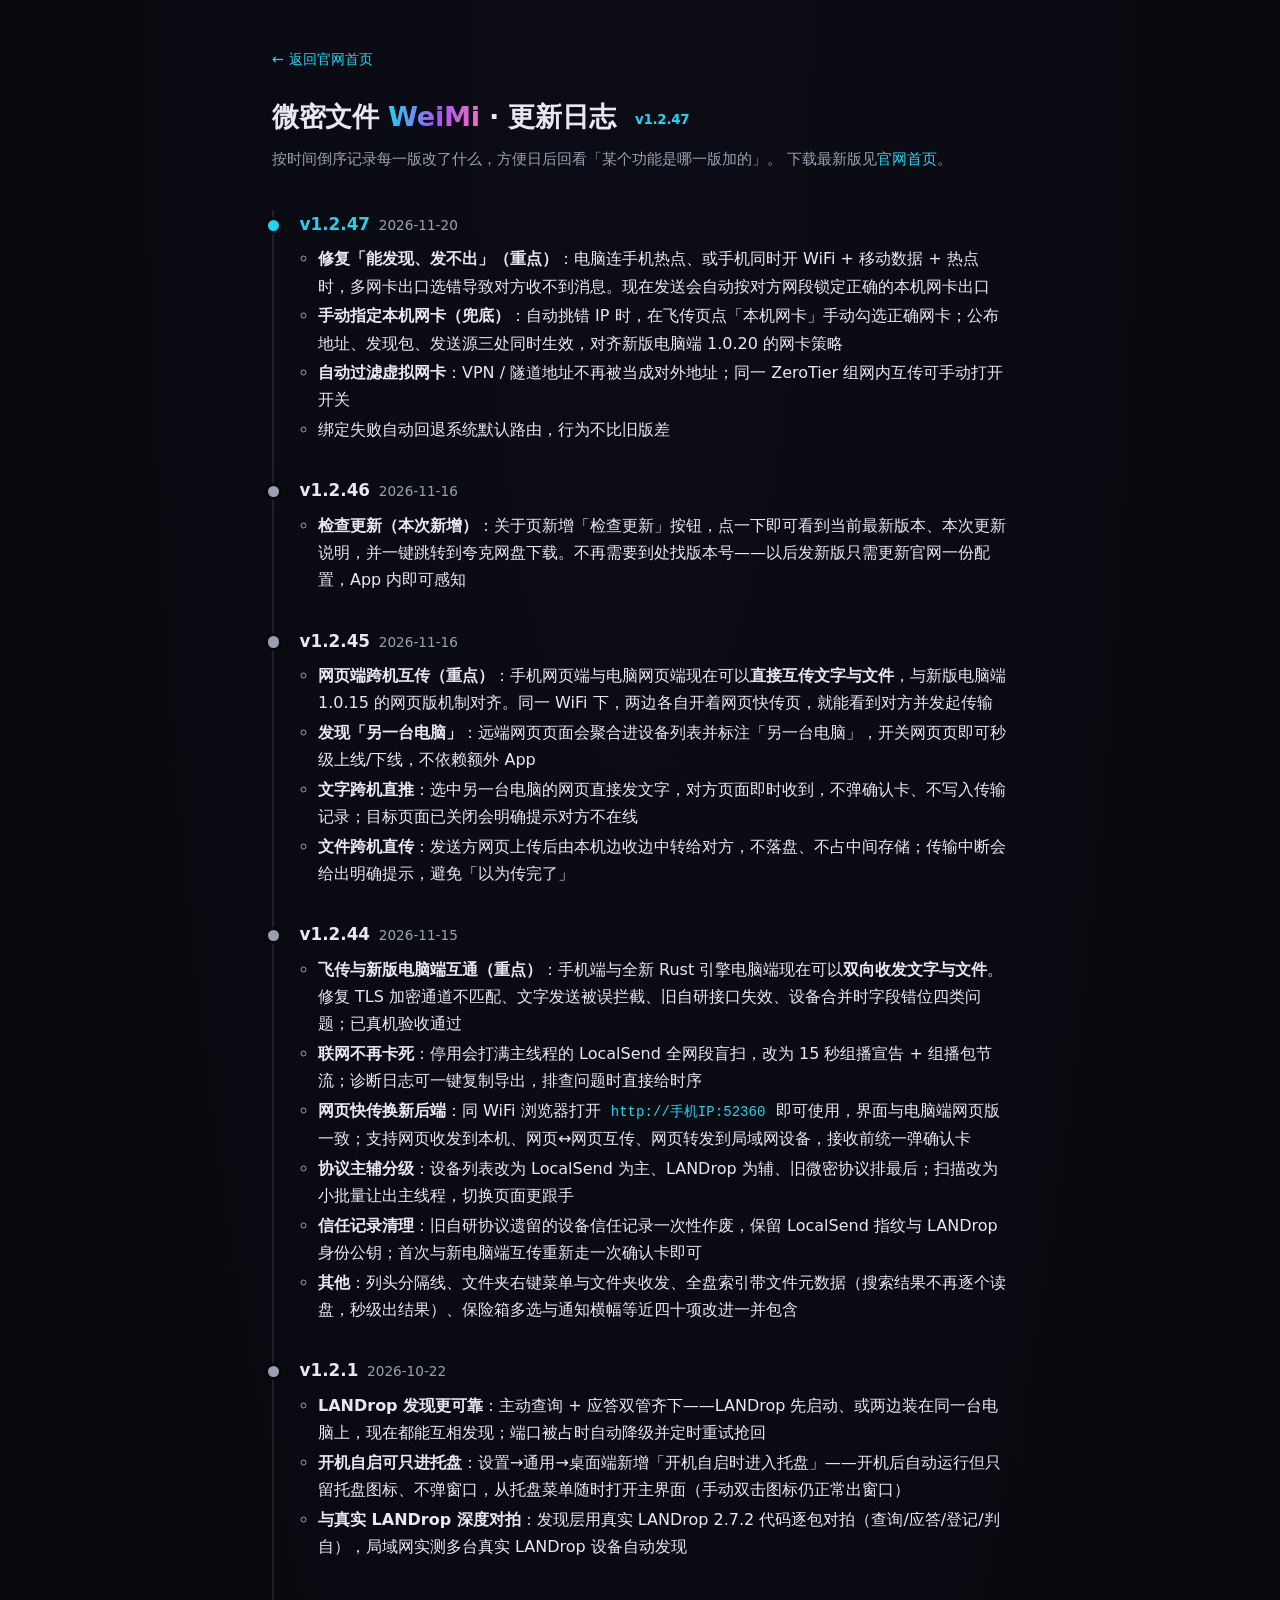
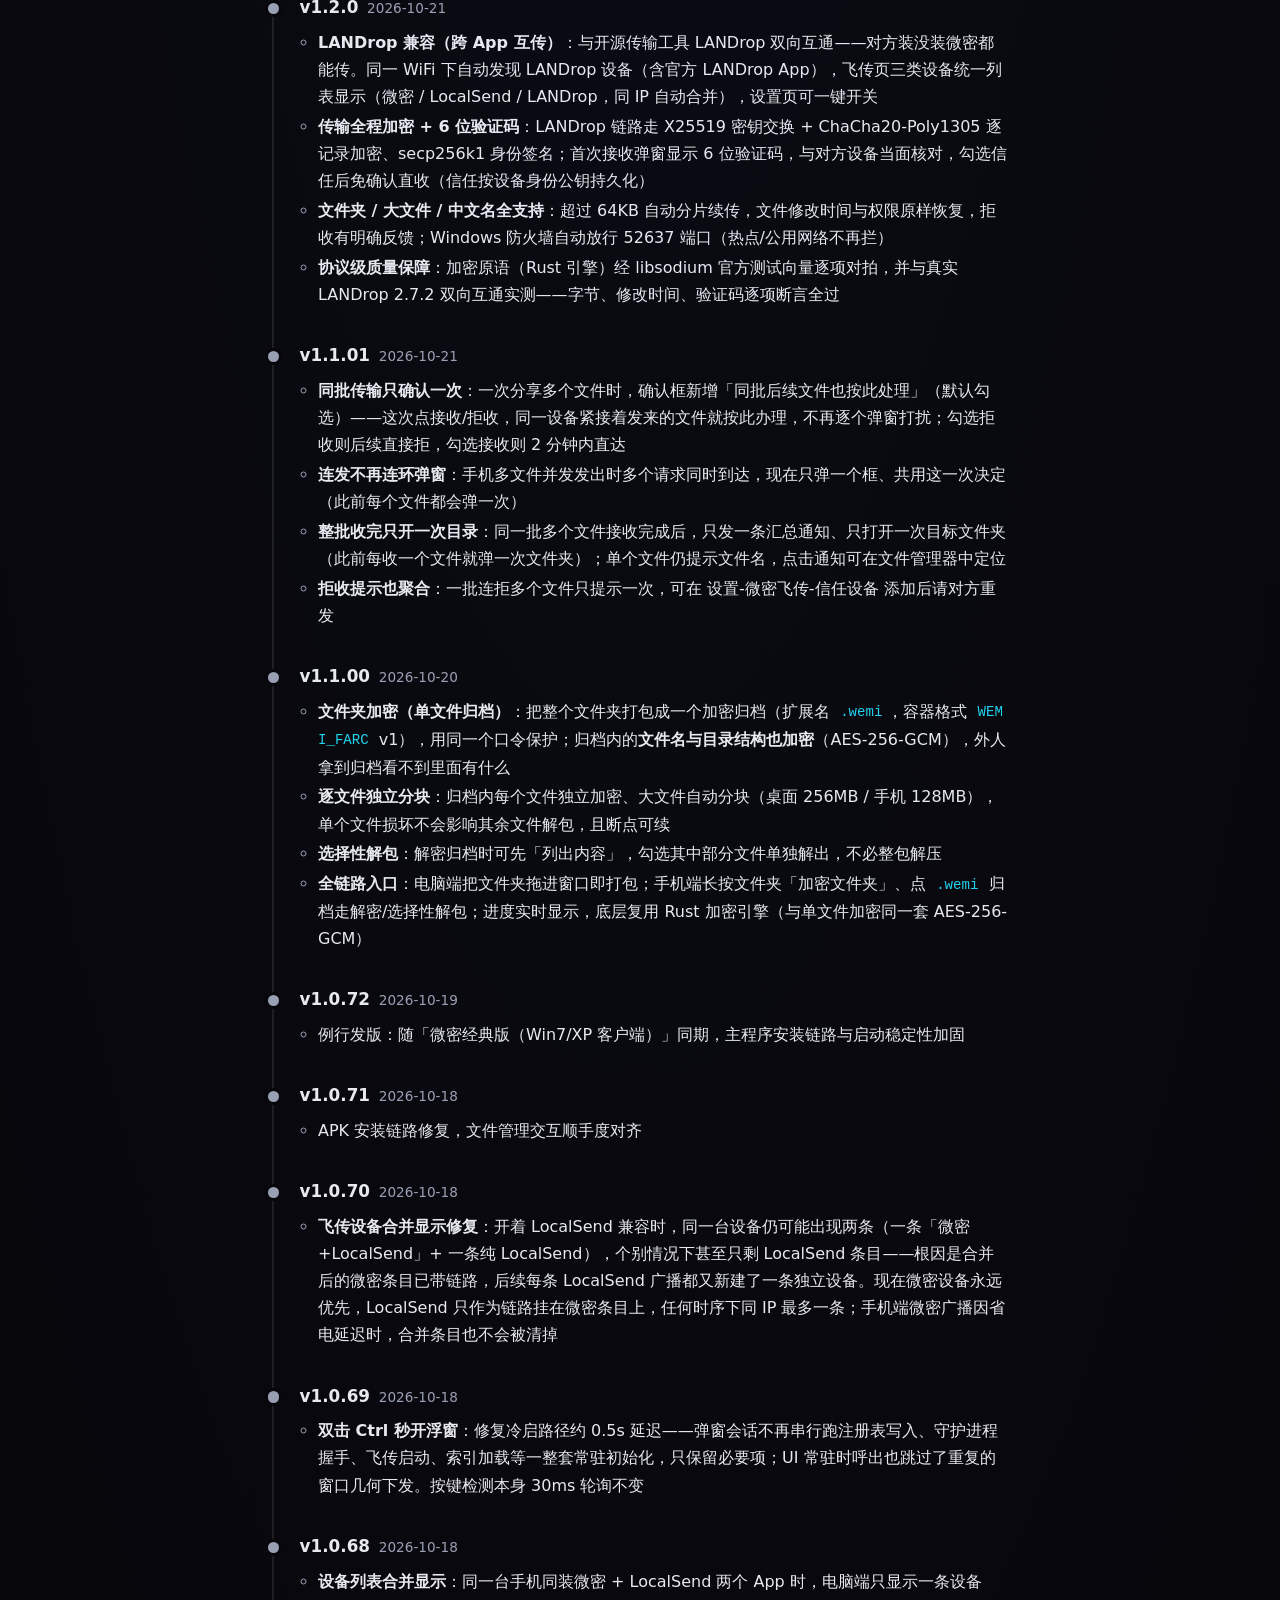
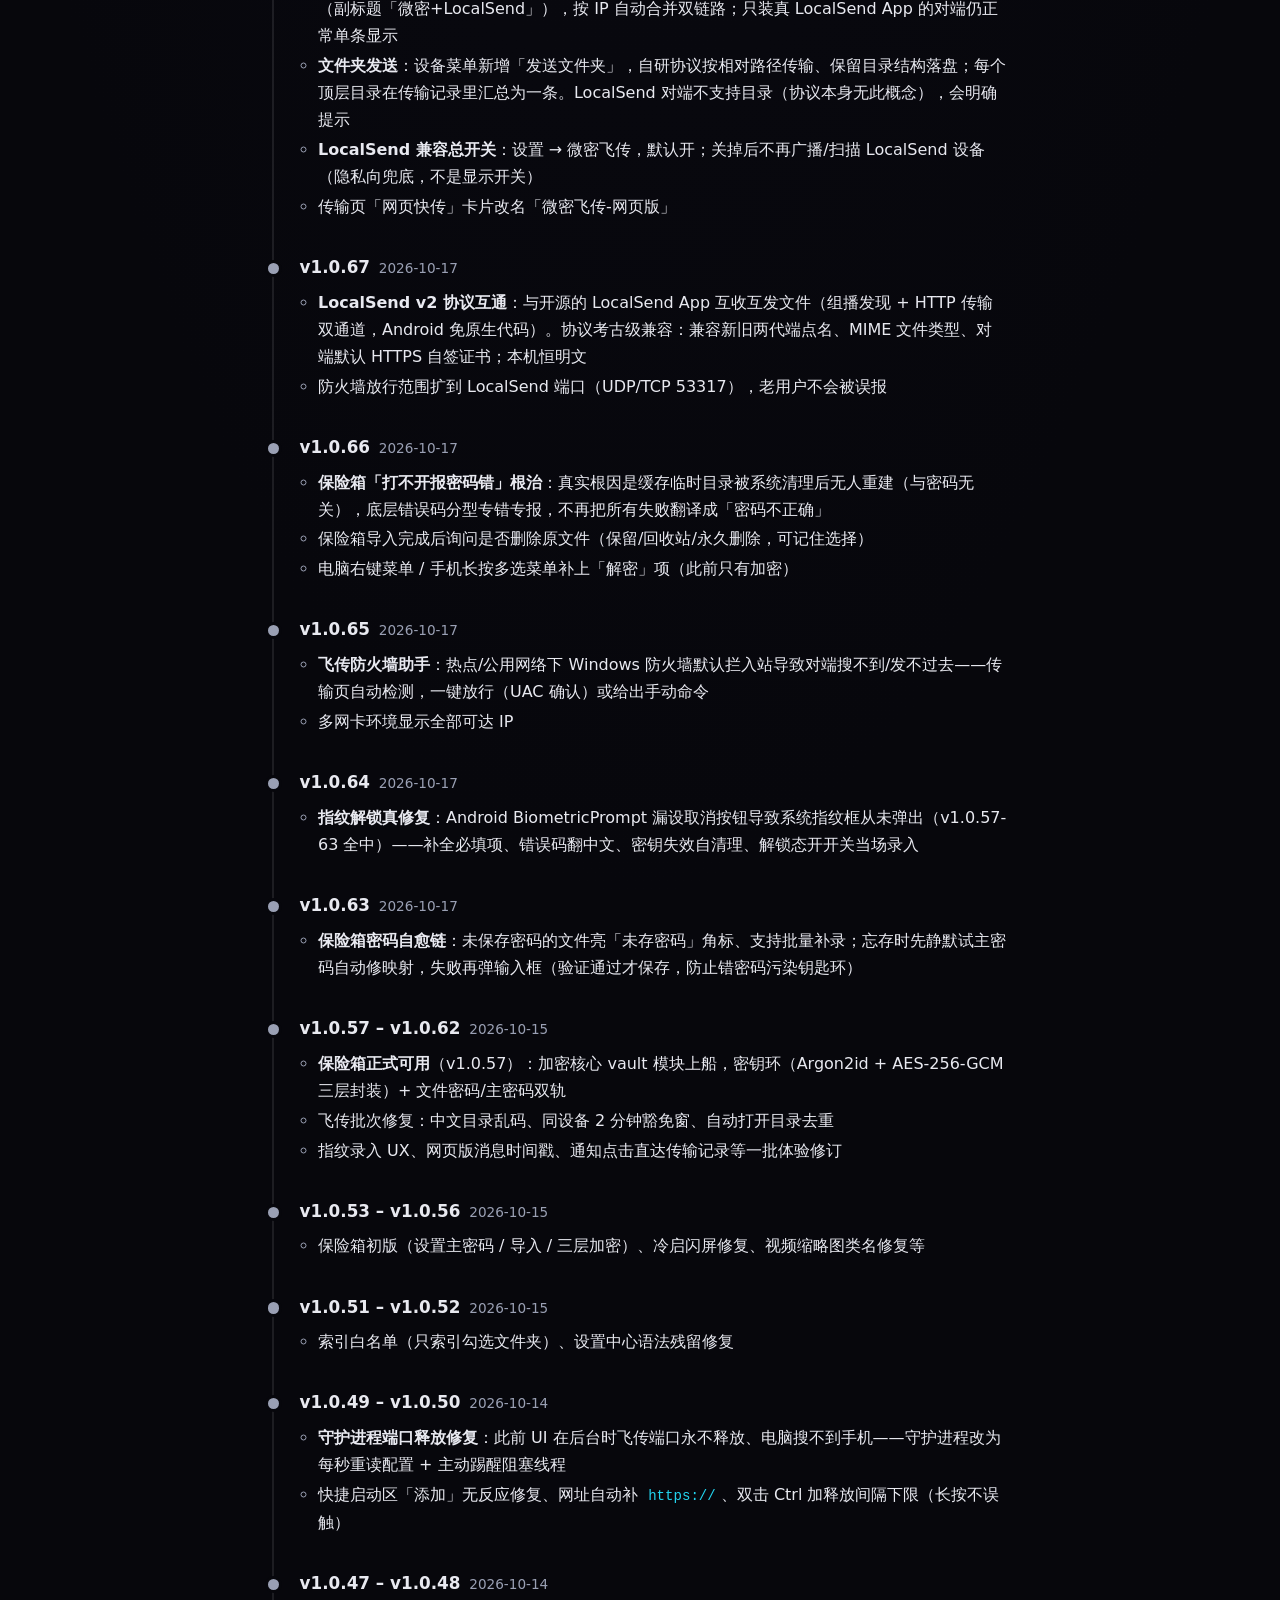
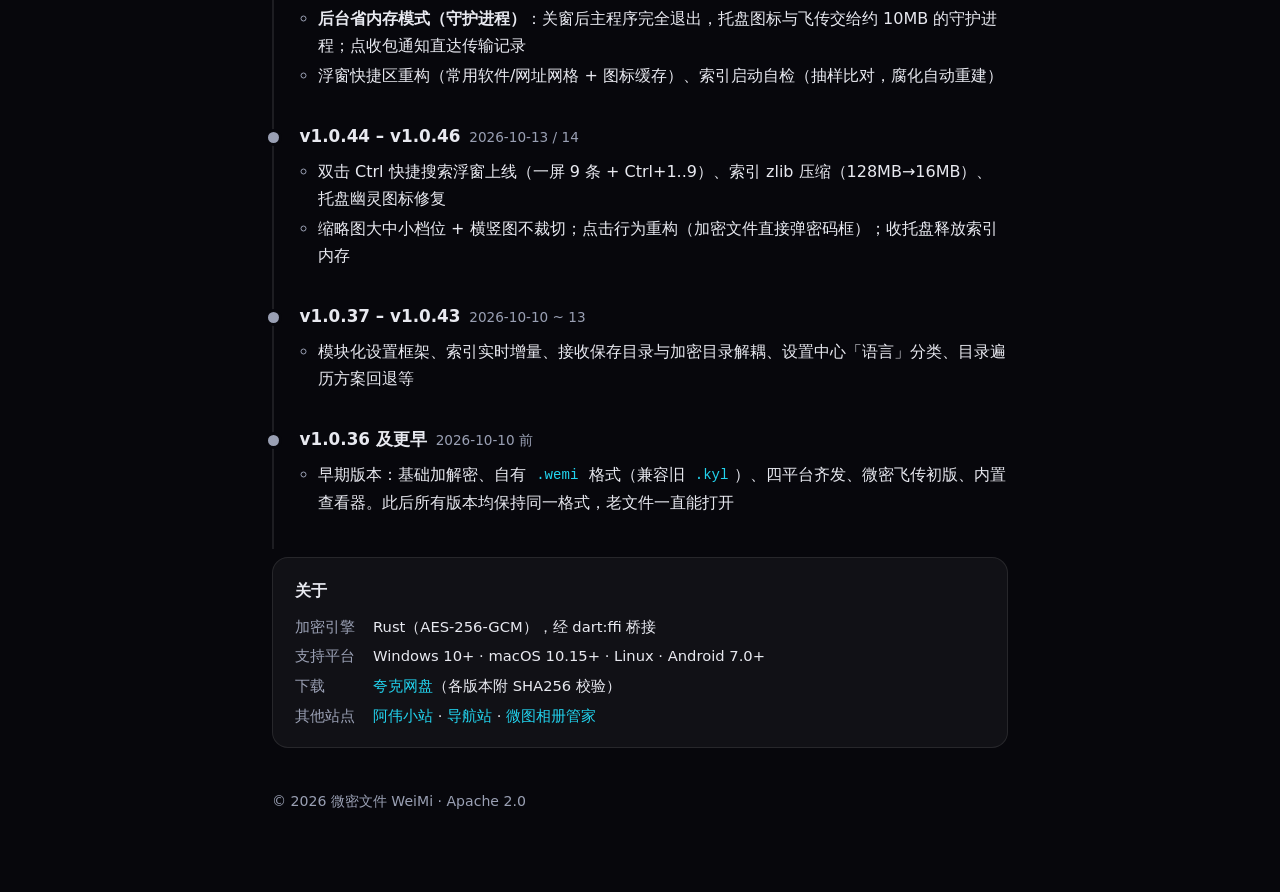
<file: weimi/app-changelog.html>
<!DOCTYPE html>
<html lang="zh-CN">
<head>
<meta charset="UTF-8">
<meta name="viewport" content="width=device-width, initial-scale=1.0">
<meta name="robots" content="noindex">
<title>微密文件 · 更新日志</title>
<link rel="icon" href="data:image/svg+xml,<svg xmlns='http://www.w3.org/2000/svg' viewBox='0 0 100 100'><text y='.9em' font-size='90'>🔒</text></svg>">
<style>
/* 自包含单页：不引任何外部资源，断网也能开。
   配色跟随官网首页（暗色极光风），主色用官网的青。 */
:root {
  --accent: 34, 211, 238;
  --bg: #07070c;
  --card: rgba(255, 255, 255, 0.045);
  --text: #e8e9f0;
  --muted: #9aa0b4;
  --line: rgba(255, 255, 255, 0.09);
}
* { box-sizing: border-box; }
body {
  margin: 0;
  padding: 2.8rem 1.25rem 4rem;
  background:
    radial-gradient(120% 120% at 50% 0%, #0c0c16 0%, #07070c 60%);
  color: var(--text);
  font-family: -apple-system, BlinkMacSystemFont, "Segoe UI", "PingFang SC",
    "Hiragino Sans GB", "Microsoft YaHei", "Noto Sans SC", system-ui, sans-serif;
  font-size: 16px;
  line-height: 1.7;
  -webkit-font-smoothing: antialiased;
}
main { max-width: 46rem; margin: 0 auto; }
a { color: rgb(var(--accent)); text-decoration: none; }
a:hover { text-decoration: underline; }
header { margin-bottom: 2.4rem; }
h1 {
  margin: 0 0 0.4rem;
  font-size: 1.7rem;
  font-weight: 800;
  letter-spacing: -0.01em;
}
h1 .grad {
  background: linear-gradient(100deg, #22d3ee, #a855f7 55%, #f472b6);
  -webkit-background-clip: text;
  background-clip: text;
  color: transparent;
}
.badge {
  display: inline-block;
  margin-left: 0.55rem;
  padding: 0.12rem 0.68rem;
  border-radius: 1rem;
  background: rgb(var(--accent) / 0.12);
  border: 1px solid rgb(var(--accent) / 0.35);
  color: rgb(var(--accent));
  font-size: 0.84rem;
  font-weight: 600;
  vertical-align: 0.14em;
}
.sub { margin: 0; color: var(--muted); font-size: 0.92rem; }
.back { display: inline-block; margin-bottom: 1.4rem; font-size: 0.9rem; }

/* 时间线：左侧竖线 + 圆点，纯 CSS */
.log {
  list-style: none;
  margin: 0;
  padding: 0 0 0 1.6rem;
  border-left: 2px solid var(--line);
}
.log > li { position: relative; padding: 0 0 1.9rem; }
.log > li::before {
  content: "";
  position: absolute;
  left: -1.6rem;
  top: 0.62rem;
  width: 0.7rem;
  height: 0.7rem;
  margin-left: -0.36rem;
  border-radius: 50%;
  background: var(--muted);
  box-shadow: 0 0 0 3px var(--bg);
}
.log > li.current::before { background: rgb(var(--accent)); }
.ver { font-weight: 700; font-size: 1.05rem; }
.log > li.current .ver { color: rgb(var(--accent)); }
.date {
  margin-left: 0.55rem;
  color: var(--muted);
  font-size: 0.85rem;
  font-weight: 400;
}
ul.changes { margin: 0.45rem 0 0; padding-left: 1.15rem; }
ul.changes li { margin: 0.16rem 0; }
ul.changes li::marker { color: var(--muted); }
strong { font-weight: 600; }
code {
  padding: 0.1em 0.36em;
  border-radius: 0.3em;
  background: rgb(var(--accent) / 0.12);
  color: rgb(var(--accent));
  font-size: 0.88em;
  font-family: ui-monospace, Consolas, "Courier New", monospace;
  word-break: break-all;
}
section.credits {
  margin-top: 0.5rem;
  padding: 1.2rem 1.4rem;
  border: 1px solid var(--line);
  border-radius: 1rem;
  background: var(--card);
}
section.credits h2 { margin: 0 0 0.6rem; font-size: 1rem; font-weight: 700; }
section.credits dl {
  margin: 0;
  display: grid;
  grid-template-columns: max-content 1fr;
  gap: 0.3rem 1.1rem;
  font-size: 0.92rem;
}
section.credits dt { color: var(--muted); white-space: nowrap; }
section.credits dd { margin: 0; }
footer { margin-top: 2.6rem; color: var(--muted); font-size: 0.88rem; }
@media (max-width: 480px) {
  section.credits dl { grid-template-columns: 1fr; gap: 0.1rem; }
  section.credits dd { margin-bottom: 0.55rem; }
}
</style>
</head>
<body>
<main>
  <a class="back" href="/weimi/">← 返回官网首页</a>
  <header>
    <h1>微密文件 <span class="grad">WeiMi</span> · 更新日志<span class="badge">v1.2.47</span></h1>
    <p class="sub">
      按时间倒序记录每一版改了什么，方便日后回看「某个功能是哪一版加的」。
      下载最新版见<a href="/weimi/">官网首页</a>。
    </p>
  </header>

  <ul class="log">
    <li class="current">
      <span class="ver">v1.2.47</span><span class="date">2026-11-20</span>
      <ul class="changes">
        <li><strong>修复「能发现、发不出」（重点）</strong>：电脑连手机热点、或手机同时开 WiFi + 移动数据 + 热点时，多网卡出口选错导致对方收不到消息。现在发送会自动按对方网段锁定正确的本机网卡出口</li>
        <li><strong>手动指定本机网卡（兜底）</strong>：自动挑错 IP 时，在飞传页点「本机网卡」手动勾选正确网卡；公布地址、发现包、发送源三处同时生效，对齐新版电脑端 1.0.20 的网卡策略</li>
        <li><strong>自动过滤虚拟网卡</strong>：VPN / 隧道地址不再被当成对外地址；同一 ZeroTier 组网内互传可手动打开开关</li>
        <li>绑定失败自动回退系统默认路由，行为不比旧版差</li>
      </ul>
    </li>
    <li>
      <span class="ver">v1.2.46</span><span class="date">2026-11-16</span>
      <ul class="changes">
        <li><strong>检查更新（本次新增）</strong>：关于页新增「检查更新」按钮，点一下即可看到当前最新版本、本次更新说明，并一键跳转到夸克网盘下载。不再需要到处找版本号——以后发新版只需更新官网一份配置，App 内即可感知</li>
      </ul>
    </li>
    <li>
      <span class="ver">v1.2.45</span><span class="date">2026-11-16</span>
      <ul class="changes">
        <li><strong>网页端跨机互传（重点）</strong>：手机网页端与电脑网页端现在可以<strong>直接互传文字与文件</strong>，与新版电脑端 1.0.15 的网页版机制对齐。同一 WiFi 下，两边各自开着网页快传页，就能看到对方并发起传输</li>
        <li><strong>发现「另一台电脑」</strong>：远端网页页面会聚合进设备列表并标注「另一台电脑」，开关网页页即可秒级上线/下线，不依赖额外 App</li>
        <li><strong>文字跨机直推</strong>：选中另一台电脑的网页直接发文字，对方页面即时收到，不弹确认卡、不写入传输记录；目标页面已关闭会明确提示对方不在线</li>
        <li><strong>文件跨机直传</strong>：发送方网页上传后由本机边收边中转给对方，不落盘、不占中间存储；传输中断会给出明确提示，避免「以为传完了」</li>
      </ul>
    </li>
    <li>
      <span class="ver">v1.2.44</span><span class="date">2026-11-15</span>
      <ul class="changes">
        <li><strong>飞传与新版电脑端互通（重点）</strong>：手机端与全新 Rust 引擎电脑端现在可以<strong>双向收发文字与文件</strong>。修复 TLS 加密通道不匹配、文字发送被误拦截、旧自研接口失效、设备合并时字段错位四类问题；已真机验收通过</li>
        <li><strong>联网不再卡死</strong>：停用会打满主线程的 LocalSend 全网段盲扫，改为 15 秒组播宣告 + 组播包节流；诊断日志可一键复制导出，排查问题时直接给时序</li>
        <li><strong>网页快传换新后端</strong>：同 WiFi 浏览器打开 <code>http://手机IP:52360</code> 即可使用，界面与电脑端网页版一致；支持网页收发到本机、网页↔网页互传、网页转发到局域网设备，接收前统一弹确认卡</li>
        <li><strong>协议主辅分级</strong>：设备列表改为 LocalSend 为主、LANDrop 为辅、旧微密协议排最后；扫描改为小批量让出主线程，切换页面更跟手</li>
        <li><strong>信任记录清理</strong>：旧自研协议遗留的设备信任记录一次性作废，保留 LocalSend 指纹与 LANDrop 身份公钥；首次与新电脑端互传重新走一次确认卡即可</li>
        <li><strong>其他</strong>：列头分隔线、文件夹右键菜单与文件夹收发、全盘索引带文件元数据（搜索结果不再逐个读盘，秒级出结果）、保险箱多选与通知横幅等近四十项改进一并包含</li>
      </ul>
    </li>
    <li>
      <span class="ver">v1.2.1</span><span class="date">2026-10-22</span>
      <ul class="changes">
        <li><strong>LANDrop 发现更可靠</strong>：主动查询 + 应答双管齐下——LANDrop 先启动、或两边装在同一台电脑上，现在都能互相发现；端口被占时自动降级并定时重试抢回</li>
        <li><strong>开机自启可只进托盘</strong>：设置→通用→桌面端新增「开机自启时进入托盘」——开机后自动运行但只留托盘图标、不弹窗口，从托盘菜单随时打开主界面（手动双击图标仍正常出窗口）</li>
        <li><strong>与真实 LANDrop 深度对拍</strong>：发现层用真实 LANDrop 2.7.2 代码逐包对拍（查询/应答/登记/判自），局域网实测多台真实 LANDrop 设备自动发现</li>
      </ul>
    </li>
    <li>
      <span class="ver">v1.2.0</span><span class="date">2026-10-21</span>
      <ul class="changes">
        <li><strong>LANDrop 兼容（跨 App 互传）</strong>：与开源传输工具 LANDrop 双向互通——对方装没装微密都能传。同一 WiFi 下自动发现 LANDrop 设备（含官方 LANDrop App），飞传页三类设备统一列表显示（微密 / LocalSend / LANDrop，同 IP 自动合并），设置页可一键开关</li>
        <li><strong>传输全程加密 + 6 位验证码</strong>：LANDrop 链路走 X25519 密钥交换 + ChaCha20-Poly1305 逐记录加密、secp256k1 身份签名；首次接收弹窗显示 6 位验证码，与对方设备当面核对，勾选信任后免确认直收（信任按设备身份公钥持久化）</li>
        <li><strong>文件夹 / 大文件 / 中文名全支持</strong>：超过 64KB 自动分片续传，文件修改时间与权限原样恢复，拒收有明确反馈；Windows 防火墙自动放行 52637 端口（热点/公用网络不再拦）</li>
        <li><strong>协议级质量保障</strong>：加密原语（Rust 引擎）经 libsodium 官方测试向量逐项对拍，并与真实 LANDrop 2.7.2 双向互通实测——字节、修改时间、验证码逐项断言全过</li>
      </ul>
    </li>
    <li>
      <span class="ver">v1.1.01</span><span class="date">2026-10-21</span>
      <ul class="changes">
        <li><strong>同批传输只确认一次</strong>：一次分享多个文件时，确认框新增「同批后续文件也按此处理」（默认勾选）——这次点接收/拒收，同一设备紧接着发来的文件就按此办理，不再逐个弹窗打扰；勾选拒收则后续直接拒，勾选接收则 2 分钟内直达</li>
        <li><strong>连发不再连环弹窗</strong>：手机多文件并发发出时多个请求同时到达，现在只弹一个框、共用这一次决定（此前每个文件都会弹一次）</li>
        <li><strong>整批收完只开一次目录</strong>：同一批多个文件接收完成后，只发一条汇总通知、只打开一次目标文件夹（此前每收一个文件就弹一次文件夹）；单个文件仍提示文件名，点击通知可在文件管理器中定位</li>
        <li><strong>拒收提示也聚合</strong>：一批连拒多个文件只提示一次，可在 设置-微密飞传-信任设备 添加后请对方重发</li>
      </ul>
    </li>
    <li>
      <span class="ver">v1.1.00</span><span class="date">2026-10-20</span>
      <ul class="changes">
        <li><strong>文件夹加密（单文件归档）</strong>：把整个文件夹打包成一个加密归档（扩展名 <code>.wemi</code>，容器格式 <code>WEMI_FARC</code> v1），用同一个口令保护；归档内的<strong>文件名与目录结构也加密</strong>（AES-256-GCM），外人拿到归档看不到里面有什么</li>
        <li><strong>逐文件独立分块</strong>：归档内每个文件独立加密、大文件自动分块（桌面 256MB / 手机 128MB），单个文件损坏不会影响其余文件解包，且断点可续</li>
        <li><strong>选择性解包</strong>：解密归档时可先「列出内容」，勾选其中部分文件单独解出，不必整包解压</li>
        <li><strong>全链路入口</strong>：电脑端把文件夹拖进窗口即打包；手机端长按文件夹「加密文件夹」、点 <code>.wemi</code> 归档走解密/选择性解包；进度实时显示，底层复用 Rust 加密引擎（与单文件加密同一套 AES-256-GCM）</li>
      </ul>
    </li>
    <li>
      <span class="ver">v1.0.72</span><span class="date">2026-10-19</span>
      <ul class="changes">
        <li>例行发版：随「微密经典版（Win7/XP 客户端）」同期，主程序安装链路与启动稳定性加固</li>
      </ul>
    </li>
    <li>
      <span class="ver">v1.0.71</span><span class="date">2026-10-18</span>
      <ul class="changes">
        <li>APK 安装链路修复，文件管理交互顺手度对齐</li>
      </ul>
    </li>
    <li>
      <span class="ver">v1.0.70</span><span class="date">2026-10-18</span>
      <ul class="changes">
        <li><strong>飞传设备合并显示修复</strong>：开着 LocalSend 兼容时，同一台设备仍可能出现两条（一条「微密+LocalSend」+ 一条纯 LocalSend），个别情况下甚至只剩 LocalSend 条目——根因是合并后的微密条目已带链路，后续每条 LocalSend 广播都又新建了一条独立设备。现在微密设备永远优先，LocalSend 只作为链路挂在微密条目上，任何时序下同 IP 最多一条；手机端微密广播因省电延迟时，合并条目也不会被清掉</li>
      </ul>
    </li>
    <li>
      <span class="ver">v1.0.69</span><span class="date">2026-10-18</span>
      <ul class="changes">
        <li><strong>双击 Ctrl 秒开浮窗</strong>：修复冷启路径约 0.5s 延迟——弹窗会话不再串行跑注册表写入、守护进程握手、飞传启动、索引加载等一整套常驻初始化，只保留必要项；UI 常驻时呼出也跳过了重复的窗口几何下发。按键检测本身 30ms 轮询不变</li>
      </ul>
    </li>
    <li>
      <span class="ver">v1.0.68</span><span class="date">2026-10-18</span>
      <ul class="changes">
        <li><strong>设备列表合并显示</strong>：同一台手机同装微密 + LocalSend 两个 App 时，电脑端只显示一条设备（副标题「微密+LocalSend」），按 IP 自动合并双链路；只装真 LocalSend App 的对端仍正常单条显示</li>
        <li><strong>文件夹发送</strong>：设备菜单新增「发送文件夹」，自研协议按相对路径传输、保留目录结构落盘；每个顶层目录在传输记录里汇总为一条。LocalSend 对端不支持目录（协议本身无此概念），会明确提示</li>
        <li><strong>LocalSend 兼容总开关</strong>：设置 → 微密飞传，默认开；关掉后不再广播/扫描 LocalSend 设备（隐私向兜底，不是显示开关）</li>
        <li>传输页「网页快传」卡片改名「微密飞传-网页版」</li>
      </ul>
    </li>
    <li>
      <span class="ver">v1.0.67</span><span class="date">2026-10-17</span>
      <ul class="changes">
        <li><strong>LocalSend v2 协议互通</strong>：与开源的 LocalSend App 互收互发文件（组播发现 + HTTP 传输双通道，Android 免原生代码）。协议考古级兼容：兼容新旧两代端点名、MIME 文件类型、对端默认 HTTPS 自签证书；本机恒明文</li>
        <li>防火墙放行范围扩到 LocalSend 端口（UDP/TCP 53317），老用户不会被误报</li>
      </ul>
    </li>
    <li>
      <span class="ver">v1.0.66</span><span class="date">2026-10-17</span>
      <ul class="changes">
        <li><strong>保险箱「打不开报密码错」根治</strong>：真实根因是缓存临时目录被系统清理后无人重建（与密码无关），底层错误码分型专错专报，不再把所有失败翻译成「密码不正确」</li>
        <li>保险箱导入完成后询问是否删除原文件（保留/回收站/永久删除，可记住选择）</li>
        <li>电脑右键菜单 / 手机长按多选菜单补上「解密」项（此前只有加密）</li>
      </ul>
    </li>
    <li>
      <span class="ver">v1.0.65</span><span class="date">2026-10-17</span>
      <ul class="changes">
        <li><strong>飞传防火墙助手</strong>：热点/公用网络下 Windows 防火墙默认拦入站导致对端搜不到/发不过去——传输页自动检测，一键放行（UAC 确认）或给出手动命令</li>
        <li>多网卡环境显示全部可达 IP</li>
      </ul>
    </li>
    <li>
      <span class="ver">v1.0.64</span><span class="date">2026-10-17</span>
      <ul class="changes">
        <li><strong>指纹解锁真修复</strong>：Android BiometricPrompt 漏设取消按钮导致系统指纹框从未弹出（v1.0.57-63 全中）——补全必填项、错误码翻中文、密钥失效自清理、解锁态开开关当场录入</li>
      </ul>
    </li>
    <li>
      <span class="ver">v1.0.63</span><span class="date">2026-10-17</span>
      <ul class="changes">
        <li><strong>保险箱密码自愈链</strong>：未保存密码的文件亮「未存密码」角标、支持批量补录；忘存时先静默试主密码自动修映射，失败再弹输入框（验证通过才保存，防止错密码污染钥匙环）</li>
      </ul>
    </li>
    <li>
      <span class="ver">v1.0.57 – v1.0.62</span><span class="date">2026-10-15</span>
      <ul class="changes">
        <li><strong>保险箱正式可用</strong>（v1.0.57）：加密核心 vault 模块上船，密钥环（Argon2id + AES-256-GCM 三层封装）+ 文件密码/主密码双轨</li>
        <li>飞传批次修复：中文目录乱码、同设备 2 分钟豁免窗、自动打开目录去重</li>
        <li>指纹录入 UX、网页版消息时间戳、通知点击直达传输记录等一批体验修订</li>
      </ul>
    </li>
    <li>
      <span class="ver">v1.0.53 – v1.0.56</span><span class="date">2026-10-15</span>
      <ul class="changes">
        <li>保险箱初版（设置主密码 / 导入 / 三层加密）、冷启闪屏修复、视频缩略图类名修复等</li>
      </ul>
    </li>
    <li>
      <span class="ver">v1.0.51 – v1.0.52</span><span class="date">2026-10-15</span>
      <ul class="changes">
        <li>索引白名单（只索引勾选文件夹）、设置中心语法残留修复</li>
      </ul>
    </li>
    <li>
      <span class="ver">v1.0.49 – v1.0.50</span><span class="date">2026-10-14</span>
      <ul class="changes">
        <li><strong>守护进程端口释放修复</strong>：此前 UI 在后台时飞传端口永不释放、电脑搜不到手机——守护进程改为每秒重读配置 + 主动踢醒阻塞线程</li>
        <li>快捷启动区「添加」无反应修复、网址自动补 <code>https://</code>、双击 Ctrl 加释放间隔下限（长按不误触）</li>
      </ul>
    </li>
    <li>
      <span class="ver">v1.0.47 – v1.0.48</span><span class="date">2026-10-14</span>
      <ul class="changes">
        <li><strong>后台省内存模式（守护进程）</strong>：关窗后主程序完全退出，托盘图标与飞传交给约 10MB 的守护进程；点收包通知直达传输记录</li>
        <li>浮窗快捷区重构（常用软件/网址网格 + 图标缓存）、索引启动自检（抽样比对，腐化自动重建）</li>
      </ul>
    </li>
    <li>
      <span class="ver">v1.0.44 – v1.0.46</span><span class="date">2026-10-13 / 14</span>
      <ul class="changes">
        <li>双击 Ctrl 快捷搜索浮窗上线（一屏 9 条 + Ctrl+1..9）、索引 zlib 压缩（128MB→16MB）、托盘幽灵图标修复</li>
        <li>缩略图大中小档位 + 横竖图不裁切；点击行为重构（加密文件直接弹密码框）；收托盘释放索引内存</li>
      </ul>
    </li>
    <li>
      <span class="ver">v1.0.37 – v1.0.43</span><span class="date">2026-10-10 ~ 13</span>
      <ul class="changes">
        <li>模块化设置框架、索引实时增量、接收保存目录与加密目录解耦、设置中心「语言」分类、目录遍历方案回退等</li>
      </ul>
    </li>
    <li>
      <span class="ver">v1.0.36 及更早</span><span class="date">2026-10-10 前</span>
      <ul class="changes">
        <li>早期版本：基础加解密、自有 <code>.wemi</code> 格式（兼容旧 <code>.kyl</code>）、四平台齐发、微密飞传初版、内置查看器。此后所有版本均保持同一格式，老文件一直能打开</li>
      </ul>
    </li>
  </ul>

  <section class="credits">
    <h2>关于</h2>
    <dl>
      <dt>加密引擎</dt><dd>Rust（AES-256-GCM），经 dart:ffi 桥接</dd>
      <dt>支持平台</dt><dd>Windows 10+ · macOS 10.15+ · Linux · Android 7.0+</dd>
      <dt>下载</dt><dd><a href="https://pan.quark.cn/s/e60186a6d3ee" target="_blank" rel="noopener">夸克网盘</a>（各版本附 SHA256 校验）</dd>
      <dt>其他站点</dt><dd><a href="https://weimi95.github.io/" target="_blank" rel="noopener">阿伟小站</a> · <a href="https://weimi95.github.io/wei8/" target="_blank" rel="noopener">导航站</a> · <a href="https://weimi95.github.io/weitu/" target="_blank" rel="noopener">微图相册管家</a></dd>
    </dl>
  </section>

  <footer>
    <p>© <span id="year"></span> 微密文件 WeiMi · Apache 2.0</p>
  </footer>
</main>
<script>
  document.getElementById('year').textContent = new Date().getFullYear();
</script>
</body>
</html>
</file>
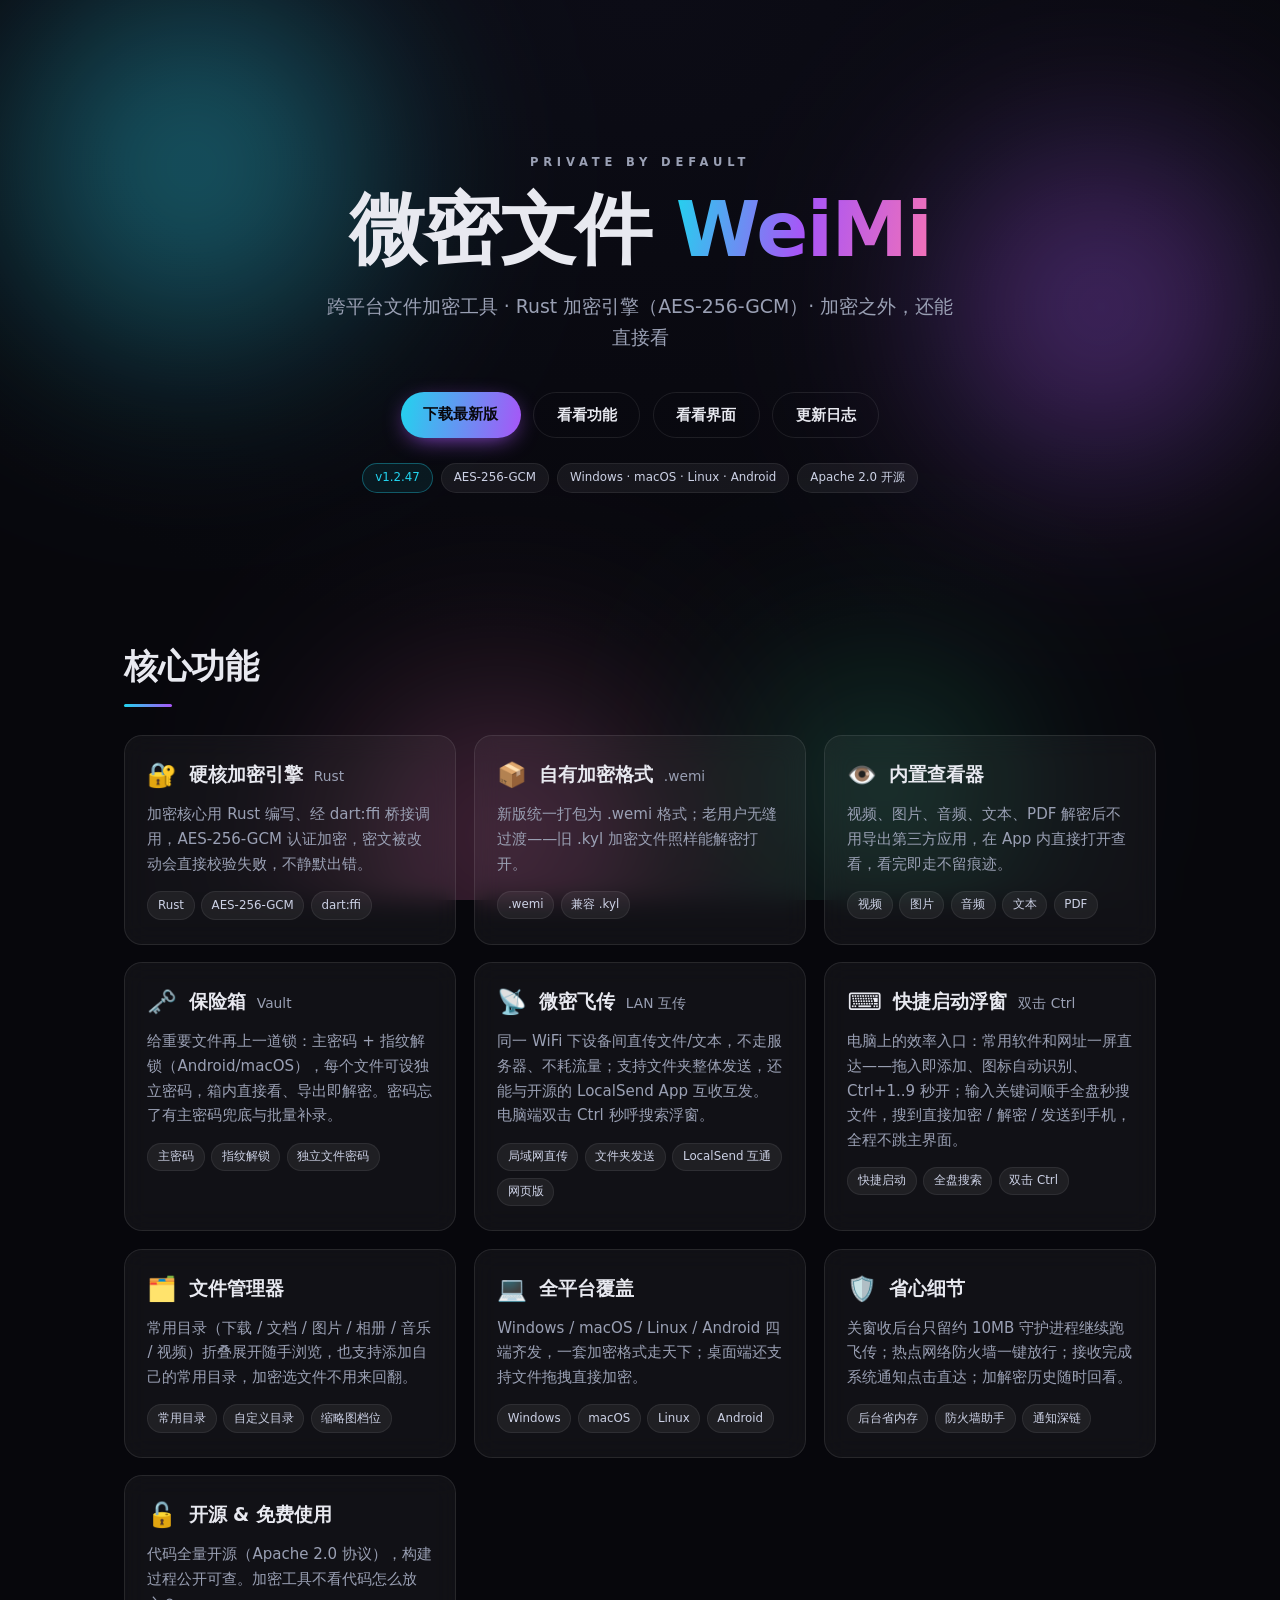
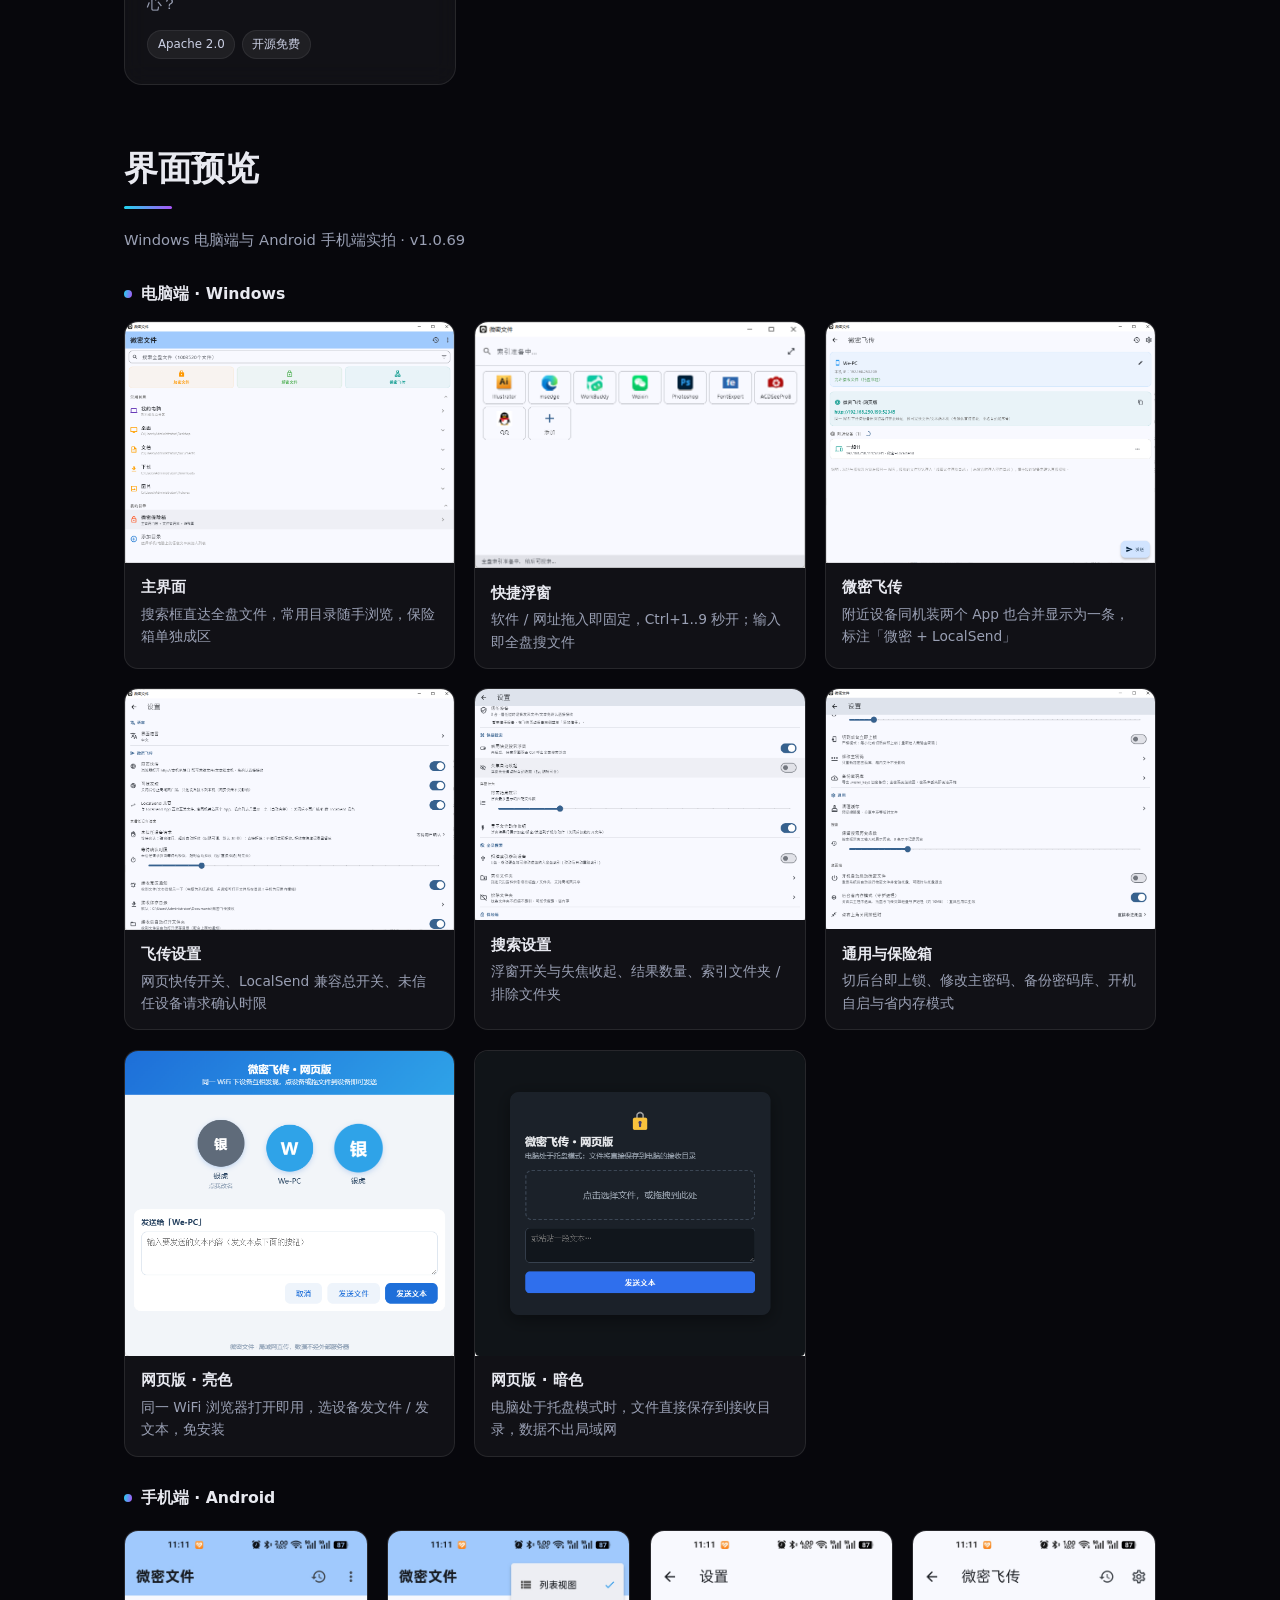
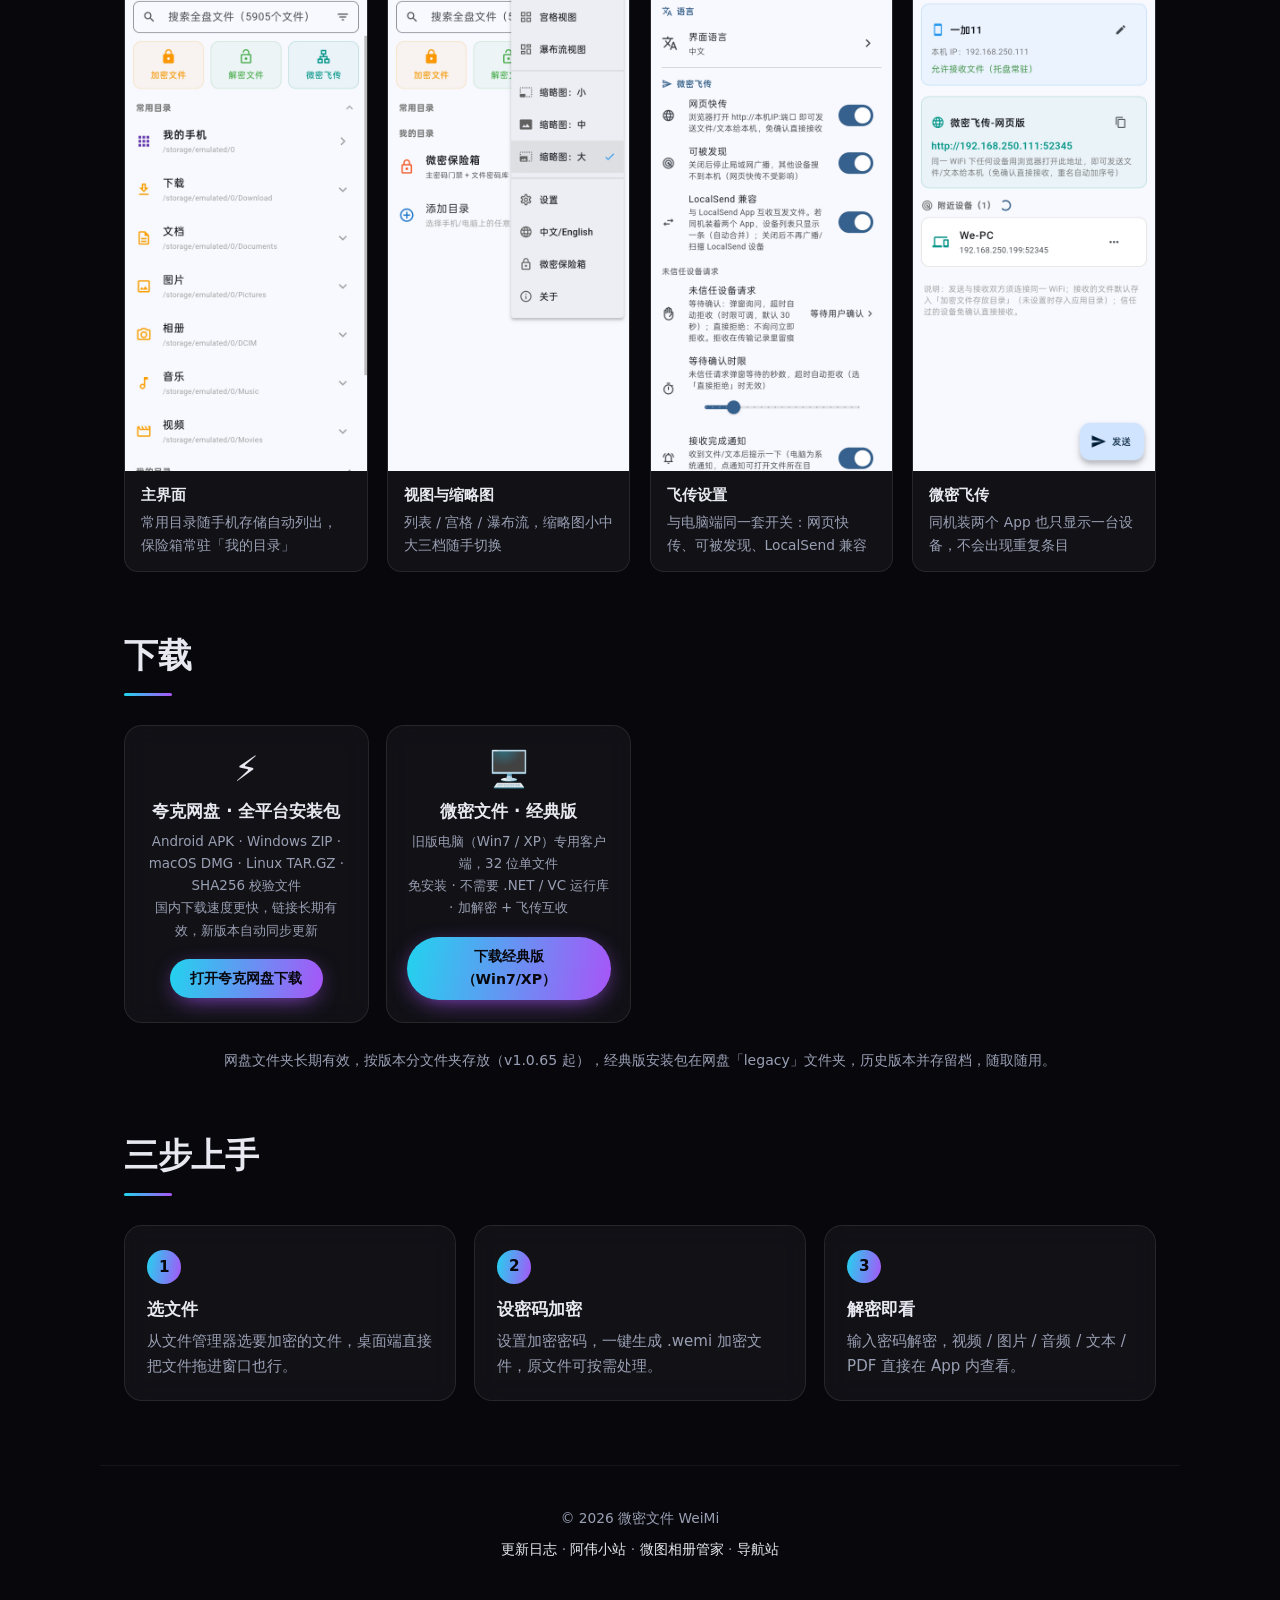
<file: weimi/app.html>
<!DOCTYPE html>
<html lang="zh-CN">
<head>
<meta charset="UTF-8">
<meta name="viewport" content="width=device-width, initial-scale=1.0">
<title>微密文件 · WeiMi File — 文件加密，简单可靠</title>
<meta name="description" content="微密文件（WeiMi File）：跨平台文件加密工具，Flutter + Rust 加密引擎（AES-256-GCM），支持 Windows / macOS / Linux / Android，开源免费。">
<link rel="icon" href="data:image/svg+xml,<svg xmlns='http://www.w3.org/2000/svg' viewBox='0 0 100 100'><text y='.9em' font-size='90'>🔒</text></svg>">
<style>
:root {
  --bg: #07070c;
  --fg: #e8e9f0;
  --muted: #9aa0b4;
  --accent1: #22d3ee;
  --accent2: #a855f7;
  --accent3: #f472b6;
  --card-bg: rgba(255, 255, 255, 0.045);
  --card-border: rgba(255, 255, 255, 0.09);
  --glass-blur: 12px;
  --maxw: 1080px;
}

* { box-sizing: border-box; margin: 0; padding: 0; }

html { scroll-behavior: smooth; }

body {
  font-family: -apple-system, BlinkMacSystemFont, "Segoe UI", "PingFang SC",
    "Hiragino Sans GB", "Microsoft YaHei", "Noto Sans SC", system-ui, sans-serif;
  background: var(--bg);
  color: var(--fg);
  line-height: 1.65;
  overflow-x: hidden;
  -webkit-font-smoothing: antialiased;
}

/* ===== 极光背景 ===== */
.aurora {
  position: fixed;
  inset: 0;
  z-index: -1;
  overflow: hidden;
  pointer-events: none;
  background: radial-gradient(120% 120% at 50% 0%, #0c0c16 0%, #07070c 60%);
}
.blob {
  position: absolute;
  border-radius: 50%;
  filter: blur(80px);
  opacity: 0.5;
  mix-blend-mode: screen;
  animation: float 18s ease-in-out infinite;
}
.b1 { width: 46vw; height: 46vw; left: -8vw; top: -10vw;
  background: radial-gradient(circle, var(--accent1), transparent 65%); }
.b2 { width: 40vw; height: 40vw; right: -6vw; top: 4vw;
  background: radial-gradient(circle, var(--accent2), transparent 65%); animation-delay: -4s; }
.b3 { width: 38vw; height: 38vw; left: 20vw; bottom: -14vw;
  background: radial-gradient(circle, var(--accent3), transparent 65%); animation-delay: -8s; opacity: 0.35; }
.b4 { width: 30vw; height: 30vw; right: 16vw; bottom: -6vw;
  background: radial-gradient(circle, #34d399, transparent 65%); animation-delay: -12s; opacity: 0.3; }

@keyframes float {
  0%, 100% { transform: translate(0, 0) scale(1); }
  33% { transform: translate(4vw, 3vw) scale(1.08); }
  66% { transform: translate(-3vw, -2vw) scale(0.95); }
}

/* ===== Hero ===== */
.hero {
  max-width: var(--maxw);
  margin: 0 auto;
  padding: 17vh 24px 10vh;
  text-align: center;
}
.eyebrow {
  letter-spacing: 0.42em;
  font-size: 0.72rem;
  color: var(--muted);
  margin-bottom: 1.1rem;
  font-weight: 600;
}
.name {
  font-size: clamp(2.6rem, 7.5vw, 4.8rem);
  font-weight: 800;
  letter-spacing: -0.02em;
  line-height: 1.05;
}
.grad {
  background: linear-gradient(100deg, var(--accent1), var(--accent2) 50%, var(--accent3));
  -webkit-background-clip: text;
  background-clip: text;
  color: transparent;
}
.tagline {
  margin: 1.3rem auto 0;
  max-width: 640px;
  color: var(--muted);
  font-size: clamp(1rem, 2.4vw, 1.18rem);
}
.hero-links {
  margin-top: 2.4rem;
  display: flex;
  gap: 0.8rem;
  justify-content: center;
  flex-wrap: wrap;
}
.btn {
  display: inline-block;
  padding: 0.62rem 1.4rem;
  border-radius: 999px;
  font-size: 0.92rem;
  font-weight: 600;
  text-decoration: none;
  color: #07070c;
  background: linear-gradient(100deg, var(--accent1), var(--accent2));
  transition: transform 0.18s ease, box-shadow 0.18s ease;
  box-shadow: 0 6px 24px -8px var(--accent2);
}
.btn:hover { transform: translateY(-2px); box-shadow: 0 10px 30px -8px var(--accent2); }
.btn.ghost {
  color: var(--fg);
  background: transparent;
  border: 1px solid var(--card-border);
  box-shadow: none;
}
.btn.ghost:hover { border-color: var(--accent1); background: rgba(34, 211, 238, 0.08); }

/* 版本徽标行 */
.badges {
  margin-top: 1.6rem;
  display: flex;
  gap: 0.5rem;
  justify-content: center;
  flex-wrap: wrap;
}
.badge {
  font-size: 0.74rem;
  padding: 0.24rem 0.75rem;
  border-radius: 999px;
  color: #cdd2e6;
  background: rgba(255, 255, 255, 0.06);
  border: 1px solid rgba(255, 255, 255, 0.07);
}
.badge.hl {
  color: var(--accent1);
  border-color: rgba(34, 211, 238, 0.35);
  background: rgba(34, 211, 238, 0.08);
}

/* ===== Sections ===== */
main { max-width: var(--maxw); margin: 0 auto; padding: 0 24px 4rem; }
.section-title {
  font-size: clamp(1.5rem, 4vw, 2.1rem);
  font-weight: 700;
  margin: 3.5rem 0 1.8rem;
  letter-spacing: -0.01em;
}
.section-title::after {
  content: "";
  display: block;
  width: 48px;
  height: 3px;
  margin-top: 0.6rem;
  border-radius: 3px;
  background: linear-gradient(90deg, var(--accent1), var(--accent2));
}

/* ===== 特性网格 ===== */
.grid {
  display: grid;
  grid-template-columns: repeat(auto-fill, minmax(300px, 1fr));
  gap: 1.1rem;
}
.card {
  position: relative;
  padding: 1.5rem 1.4rem 1.3rem;
  border-radius: 18px;
  background: var(--card-bg);
  border: 1px solid var(--card-border);
  backdrop-filter: blur(var(--glass-blur));
  -webkit-backdrop-filter: blur(var(--glass-blur));
  transition: transform 0.22s ease, border-color 0.22s ease, box-shadow 0.22s ease;
  overflow: hidden;
}
.card::before {
  content: "";
  position: absolute;
  inset: 0;
  border-radius: 18px;
  padding: 1px;
  pointer-events: none;
  background: linear-gradient(130deg, transparent, rgba(34, 211, 238, 0.4), transparent 60%);
  -webkit-mask: linear-gradient(#000 0 0) content-box, linear-gradient(#000 0 0);
  -webkit-mask-composite: xor;
  mask-composite: exclude;
  opacity: 0;
  transition: opacity 0.22s ease;
}
.card:hover {
  transform: translateY(-6px);
  border-color: transparent;
  box-shadow: 0 18px 50px -20px rgba(168, 85, 247, 0.55);
}
.card:hover::before { opacity: 1; }

.card-head { display: flex; align-items: center; gap: 0.7rem; margin-bottom: 0.7rem; }
.icon { font-size: 1.5rem; line-height: 1; }
.card h3 { font-size: 1.16rem; font-weight: 700; }
.card h3 .en { color: var(--muted); font-weight: 500; font-size: 0.86rem; margin-left: 0.3rem; }
.desc { color: var(--muted); font-size: 0.94rem; }
.tags { display: flex; flex-wrap: wrap; gap: 0.4rem; margin: 0.9rem 0 0.2rem; }
.tags span {
  font-size: 0.74rem;
  padding: 0.22rem 0.6rem;
  border-radius: 999px;
  color: #cdd2e6;
  background: rgba(255, 255, 255, 0.06);
  border: 1px solid rgba(255, 255, 255, 0.07);
}

/* ===== 下载区 ===== */
.dl-grid {
  display: grid;
  grid-template-columns: repeat(auto-fill, minmax(230px, 1fr));
  gap: 1.1rem;
}
.dl-card { text-align: center; padding: 1.6rem 1.2rem 1.4rem; }
.dl-card .icon { font-size: 2.2rem; display: block; margin-bottom: 0.7rem; }
.dl-card h3 { font-size: 1.05rem; margin-bottom: 0.35rem; }
.dl-card .desc { font-size: 0.84rem; margin-bottom: 1.1rem; }
.dl-card .btn { padding: 0.5rem 1.3rem; font-size: 0.88rem; }
.dl-note {
  margin-top: 1.6rem;
  text-align: center;
  color: var(--muted);
  font-size: 0.88rem;
}
.dl-note a { color: var(--accent1); text-decoration: none; }
.dl-note a:hover { color: var(--accent3); }

/* ===== 界面预览 ===== */
.shots-sub {
  color: var(--muted);
  font-size: 0.92rem;
  margin: -0.6rem 0 1.6rem;
}
.shot-grid {
  display: grid;
  grid-template-columns: repeat(auto-fill, minmax(320px, 1fr));
  gap: 1.2rem;
}
.shot {
  border-radius: 14px;
  overflow: hidden;
  background: var(--card-bg);
  border: 1px solid var(--card-border);
  transition: transform 0.22s ease, border-color 0.22s ease, box-shadow 0.22s ease;
}
.shot:hover {
  transform: translateY(-4px);
  border-color: rgba(34, 211, 238, 0.35);
  box-shadow: 0 16px 44px -18px rgba(34, 211, 238, 0.35);
}
.shot img { display: block; width: 100%; height: auto; }
.shot figcaption {
  padding: 0.78rem 1rem 0.9rem;
  font-size: 0.86rem;
  color: var(--muted);
}
.shot figcaption strong {
  display: block;
  color: var(--fg);
  font-size: 0.95rem;
  margin-bottom: 0.15rem;
}
.shot-web {
  display: grid;
  grid-template-columns: repeat(auto-fill, minmax(280px, 1fr));
  gap: 1.2rem;
  margin-top: 1.2rem;
}

.shot-phone {
  display: grid;
  grid-template-columns: repeat(auto-fill, minmax(210px, 1fr));
  gap: 1.2rem;
  margin-top: 1.2rem;
}
.shot-group-label {
  margin: 1.8rem 0 0.9rem;
  font-size: 0.98rem;
  font-weight: 700;
  color: var(--fg);
  display: flex;
  align-items: center;
  gap: 0.55rem;
}
.shot-group-label::before {
  content: "";
  width: 8px;
  height: 8px;
  border-radius: 50%;
  background: linear-gradient(100deg, var(--accent1), var(--accent2));
}

/* ===== 三步上手 ===== */
.steps {
  display: grid;
  grid-template-columns: repeat(auto-fill, minmax(280px, 1fr));
  gap: 1.1rem;
  counter-reset: step;
}
.step { position: relative; }
.step-num {
  display: inline-flex;
  align-items: center;
  justify-content: center;
  width: 2.1rem;
  height: 2.1rem;
  border-radius: 50%;
  font-weight: 700;
  font-size: 0.95rem;
  color: #07070c;
  background: linear-gradient(100deg, var(--accent1), var(--accent2));
  margin-bottom: 0.8rem;
}
.step h3 { font-size: 1.05rem; margin-bottom: 0.35rem; }

/* ===== Footer ===== */
footer {
  max-width: var(--maxw);
  margin: 0 auto;
  padding: 2.6rem 24px 3.4rem;
  text-align: center;
  color: var(--muted);
  font-size: 0.86rem;
  border-top: 1px solid rgba(255, 255, 255, 0.06);
}
.foot-links { margin-top: 0.5rem; }
.foot-links a { color: var(--fg); text-decoration: none; }
.foot-links a:hover { color: var(--accent1); }
footer a { color: var(--accent1); text-decoration: none; }
footer a:hover { color: var(--accent3); }

/* ===== 滚动揭示 ===== */
.reveal {
  opacity: 0;
  transform: translateY(22px);
  transition: opacity 0.6s ease, transform 0.6s ease;
}
.reveal.in { opacity: 1; transform: none; }

@media (prefers-reduced-motion: reduce) {
  .blob { animation: none; }
  .reveal { opacity: 1; transform: none; transition: none; }
  html { scroll-behavior: auto; }
}
</style>
</head>
<body>
  <div class="aurora" aria-hidden="true">
    <span class="blob b1"></span>
    <span class="blob b2"></span>
    <span class="blob b3"></span>
    <span class="blob b4"></span>
  </div>

  <header class="hero">
    <p class="eyebrow">PRIVATE&nbsp;BY&nbsp;DEFAULT</p>
    <h1 class="name">微密文件 <span class="grad">WeiMi</span></h1>
    <p class="tagline">跨平台文件加密工具 · Rust 加密引擎（AES-256-GCM）· 加密之外，还能直接看</p>
    <nav class="hero-links">
      <a class="btn" href="https://pan.quark.cn/s/e60186a6d3ee" target="_blank" rel="noopener">下载最新版</a>
      <a class="btn ghost" href="#features">看看功能</a>
      <a class="btn ghost" href="#screenshots">看看界面</a>
      <a class="btn ghost" href="app-changelog.html">更新日志</a>
    </nav>
    <div class="badges">
      <span class="badge hl">v1.2.47</span>
      <span class="badge">AES-256-GCM</span>
      <span class="badge">Windows · macOS · Linux · Android</span>
      <span class="badge">Apache 2.0 开源</span>
    </div>
  </header>

  <main>
    <section id="features">
      <h2 class="section-title reveal">核心功能</h2>
      <div class="grid">

        <article class="card reveal">
          <div class="card-head">
            <span class="icon">🔐</span>
            <h3>硬核加密引擎 <span class="en">Rust</span></h3>
          </div>
          <p class="desc">加密核心用 Rust 编写、经 dart:ffi 桥接调用，AES-256-GCM 认证加密，密文被改动会直接校验失败，不静默出错。</p>
          <div class="tags"><span>Rust</span><span>AES-256-GCM</span><span>dart:ffi</span></div>
        </article>

        <article class="card reveal">
          <div class="card-head">
            <span class="icon">📦</span>
            <h3>自有加密格式 <span class="en">.wemi</span></h3>
          </div>
          <p class="desc">新版统一打包为 .wemi 格式；老用户无缝过渡——旧 .kyl 加密文件照样能解密打开。</p>
          <div class="tags"><span>.wemi</span><span>兼容 .kyl</span></div>
        </article>

        <article class="card reveal">
          <div class="card-head">
            <span class="icon">👁️</span>
            <h3>内置查看器</h3>
          </div>
          <p class="desc">视频、图片、音频、文本、PDF 解密后不用导出第三方应用，在 App 内直接打开查看，看完即走不留痕迹。</p>
          <div class="tags"><span>视频</span><span>图片</span><span>音频</span><span>文本</span><span>PDF</span></div>
        </article>

        <article class="card reveal">
          <div class="card-head">
            <span class="icon">🗝️</span>
            <h3>保险箱 <span class="en">Vault</span></h3>
          </div>
          <p class="desc">给重要文件再上一道锁：主密码 + 指纹解锁（Android/macOS），每个文件可设独立密码，箱内直接看、导出即解密。密码忘了有主密码兜底与批量补录。</p>
          <div class="tags"><span>主密码</span><span>指纹解锁</span><span>独立文件密码</span></div>
        </article>

        <article class="card reveal">
          <div class="card-head">
            <span class="icon">📡</span>
            <h3>微密飞传 <span class="en">LAN 互传</span></h3>
          </div>
          <p class="desc">同一 WiFi 下设备间直传文件/文本，不走服务器、不耗流量；支持文件夹整体发送，还能与开源的 LocalSend App 互收互发。电脑端双击 Ctrl 秒呼搜索浮窗。</p>
          <div class="tags"><span>局域网直传</span><span>文件夹发送</span><span>LocalSend 互通</span><span>网页版</span></div>
        </article>

        <article class="card reveal">
          <div class="card-head">
            <span class="icon">⌨️</span>
            <h3>快捷启动浮窗 <span class="en">双击 Ctrl</span></h3>
          </div>
          <p class="desc">电脑上的效率入口：常用软件和网址一屏直达——拖入即添加、图标自动识别、Ctrl+1..9 秒开；输入关键词顺手全盘秒搜文件，搜到直接加密 / 解密 / 发送到手机，全程不跳主界面。</p>
          <div class="tags"><span>快捷启动</span><span>全盘搜索</span><span>双击 Ctrl</span></div>
        </article>

        <article class="card reveal">
          <div class="card-head">
            <span class="icon">🗂️</span>
            <h3>文件管理器</h3>
          </div>
          <p class="desc">常用目录（下载 / 文档 / 图片 / 相册 / 音乐 / 视频）折叠展开随手浏览，也支持添加自己的常用目录，加密选文件不用来回翻。</p>
          <div class="tags"><span>常用目录</span><span>自定义目录</span><span>缩略图档位</span></div>
        </article>

        <article class="card reveal">
          <div class="card-head">
            <span class="icon">💻</span>
            <h3>全平台覆盖</h3>
          </div>
          <p class="desc">Windows / macOS / Linux / Android 四端齐发，一套加密格式走天下；桌面端还支持文件拖拽直接加密。</p>
          <div class="tags"><span>Windows</span><span>macOS</span><span>Linux</span><span>Android</span></div>
        </article>

        <article class="card reveal">
          <div class="card-head">
            <span class="icon">🛡️</span>
            <h3>省心细节</h3>
          </div>
          <p class="desc">关窗收后台只留约 10MB 守护进程继续跑飞传；热点网络防火墙一键放行；接收完成系统通知点击直达；加解密历史随时回看。</p>
          <div class="tags"><span>后台省内存</span><span>防火墙助手</span><span>通知深链</span></div>
        </article>

        <article class="card reveal">
          <div class="card-head">
            <span class="icon">🔓</span>
            <h3>开源 &amp; 免费使用</h3>
          </div>
          <p class="desc">代码全量开源（Apache 2.0 协议），构建过程公开可查。加密工具不看代码怎么放心？</p>
          <div class="tags"><span>Apache 2.0</span><span>开源免费</span></div>
        </article>

      </div>
    </section>

    <section id="screenshots">
      <h2 class="section-title reveal">界面预览</h2>
      <p class="shots-sub reveal">Windows 电脑端与 Android 手机端实拍 · v1.0.69</p>
      <p class="shot-group-label reveal">电脑端 · Windows</p>
      <div class="shot-grid">

        <figure class="shot reveal">
          <img src="shots/main.png" alt="微密文件主界面：全盘搜索、常用目录与保险箱入口" loading="lazy">
          <figcaption><strong>主界面</strong>搜索框直达全盘文件，常用目录随手浏览，保险箱单独成区</figcaption>
        </figure>

        <figure class="shot reveal">
          <img src="shots/popup.png" alt="双击 Ctrl 呼出的快捷浮窗：常用软件与网址网格" loading="lazy">
          <figcaption><strong>快捷浮窗</strong>软件 / 网址拖入即固定，Ctrl+1..9 秒开；输入即全盘搜文件</figcaption>
        </figure>

        <figure class="shot reveal">
          <img src="shots/transfer.png" alt="微密飞传页：本机信息、网页版入口与附近设备" loading="lazy">
          <figcaption><strong>微密飞传</strong>附近设备同机装两个 App 也合并显示为一条，标注「微密 + LocalSend」</figcaption>
        </figure>

        <figure class="shot reveal">
          <img src="shots/settings-lan.png" alt="飞传设置：网页快传、可被发现、LocalSend 兼容与接收确认" loading="lazy">
          <figcaption><strong>飞传设置</strong>网页快传开关、LocalSend 兼容总开关、未信任设备请求确认时限</figcaption>
        </figure>

        <figure class="shot reveal">
          <img src="shots/settings-search.png" alt="搜索设置：快捷浮窗、失焦收起、索引与排除文件夹" loading="lazy">
          <figcaption><strong>搜索设置</strong>浮窗开关与失焦收起、结果数量、索引文件夹 / 排除文件夹</figcaption>
        </figure>

        <figure class="shot reveal">
          <img src="shots/settings-general.png" alt="通用与保险箱设置：切后台上锁、主密码、备份密码库" loading="lazy">
          <figcaption><strong>通用与保险箱</strong>切后台即上锁、修改主密码、备份密码库、开机自启与省内存模式</figcaption>
        </figure>

      </div>
      <div class="shot-web">

        <figure class="shot reveal">
          <img src="shots/web-light.png" alt="微密飞传网页版亮色界面：选择设备、发送文件或文本" loading="lazy">
          <figcaption><strong>网页版 · 亮色</strong>同一 WiFi 浏览器打开即用，选设备发文件 / 发文本，免安装</figcaption>
        </figure>

        <figure class="shot reveal">
          <img src="shots/web-dark.png" alt="微密飞传网页版暗色界面：文件直存接收目录" loading="lazy">
          <figcaption><strong>网页版 · 暗色</strong>电脑处于托盘模式时，文件直接保存到接收目录，数据不出局域网</figcaption>
        </figure>

      </div>
      <p class="shot-group-label reveal">手机端 · Android</p>
      <div class="shot-phone">

        <figure class="shot reveal">
          <img src="shots/phone-main.jpg" alt="手机端主界面：全盘搜索、常用目录与保险箱" loading="lazy">
          <figcaption><strong>主界面</strong>常用目录随手机存储自动列出，保险箱常驻「我的目录」</figcaption>
        </figure>

        <figure class="shot reveal">
          <img src="shots/phone-menu.jpg" alt="手机端右上角菜单：视图切换与缩略图档位" loading="lazy">
          <figcaption><strong>视图与缩略图</strong>列表 / 宫格 / 瀑布流，缩略图小中大三档随手切换</figcaption>
        </figure>

        <figure class="shot reveal">
          <img src="shots/phone-settings.jpg" alt="手机端飞传设置：网页快传、可被发现、LocalSend 兼容" loading="lazy">
          <figcaption><strong>飞传设置</strong>与电脑端同一套开关：网页快传、可被发现、LocalSend 兼容</figcaption>
        </figure>

        <figure class="shot reveal">
          <img src="shots/phone-transfer.jpg" alt="手机端飞传页：附近设备只显示电脑一条" loading="lazy">
          <figcaption><strong>微密飞传</strong>同机装两个 App 也只显示一台设备，不会出现重复条目</figcaption>
        </figure>

      </div>
    </section>

    <section id="download">
      <h2 class="section-title reveal">下载</h2>
      <div class="dl-grid">

        <article class="card dl-card reveal">
          <span class="icon">⚡</span>
          <h3>夸克网盘 · 全平台安装包</h3>
          <p class="desc">Android APK · Windows ZIP · macOS DMG · Linux TAR.GZ · SHA256 校验文件<br>国内下载速度更快，链接长期有效，新版本自动同步更新</p>
          <a class="btn" href="https://pan.quark.cn/s/e60186a6d3ee" target="_blank" rel="noopener">打开夸克网盘下载</a>
        </article>

        <article class="card dl-card reveal">
          <span class="icon">🖥️</span>
          <h3>微密文件 · 经典版</h3>
          <p class="desc">旧版电脑（Win7 / XP）专用客户端，32 位单文件<br>免安装 · 不需要 .NET / VC 运行库 · 加解密 + 飞传互收</p>
          <a class="btn" href="https://pan.quark.cn/s/e60186a6d3ee" target="_blank" rel="noopener">下载经典版（Win7/XP）</a>
        </article>

      </div>
      <p class="dl-note reveal">网盘文件夹长期有效，按版本分文件夹存放（v1.0.65 起），经典版安装包在网盘「legacy」文件夹，历史版本并存留档，随取随用。</p>
    </section>

    <section id="howto">
      <h2 class="section-title reveal">三步上手</h2>
      <div class="steps">

        <article class="card step reveal">
          <span class="step-num">1</span>
          <h3>选文件</h3>
          <p class="desc">从文件管理器选要加密的文件，桌面端直接把文件拖进窗口也行。</p>
        </article>

        <article class="card step reveal">
          <span class="step-num">2</span>
          <h3>设密码加密</h3>
          <p class="desc">设置加密密码，一键生成 .wemi 加密文件，原文件可按需处理。</p>
        </article>

        <article class="card step reveal">
          <span class="step-num">3</span>
          <h3>解密即看</h3>
          <p class="desc">输入密码解密，视频 / 图片 / 音频 / 文本 / PDF 直接在 App 内查看。</p>
        </article>

      </div>
    </section>
  </main>

  <footer>
    <p>© <span id="year"></span> 微密文件 WeiMi</p>
    <p class="foot-links">
      <a href="app-changelog.html">更新日志</a> ·
      <a href="https://weimi95.github.io/" target="_blank" rel="noopener">阿伟小站</a> ·
      <a href="https://weimi95.github.io/weitu/" target="_blank" rel="noopener">微图相册管家</a> ·
      <a href="https://weimi95.github.io/wei8/" target="_blank" rel="noopener">导航站</a>
    </p>
  </footer>

  <script>
    document.getElementById('year').textContent = new Date().getFullYear();

    const io = new IntersectionObserver((entries) => {
      entries.forEach((e) => {
        if (e.isIntersecting) {
          e.target.classList.add('in');
          io.unobserve(e.target);
        }
      });
    }, { threshold: 0.12 });

    document.querySelectorAll('.reveal').forEach((el) => io.observe(el));
  </script>
</body>
</html>
</file>
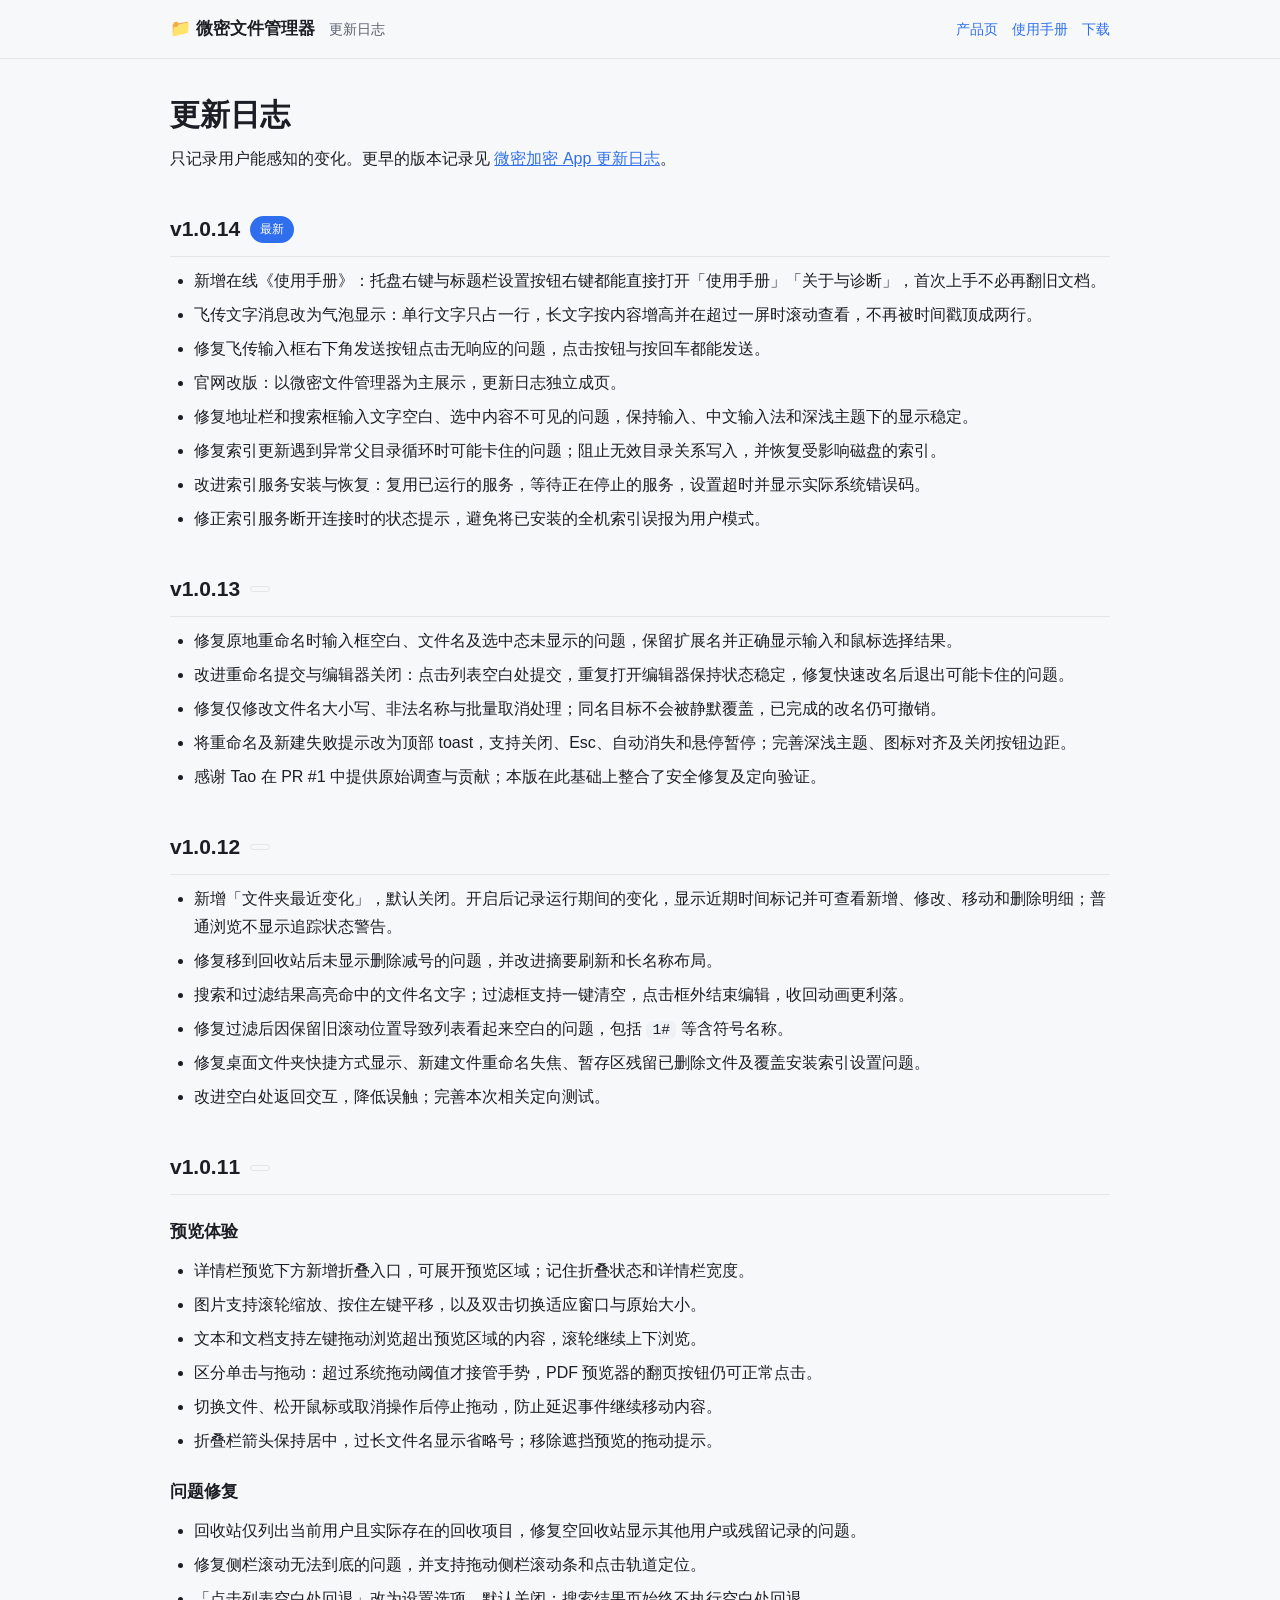
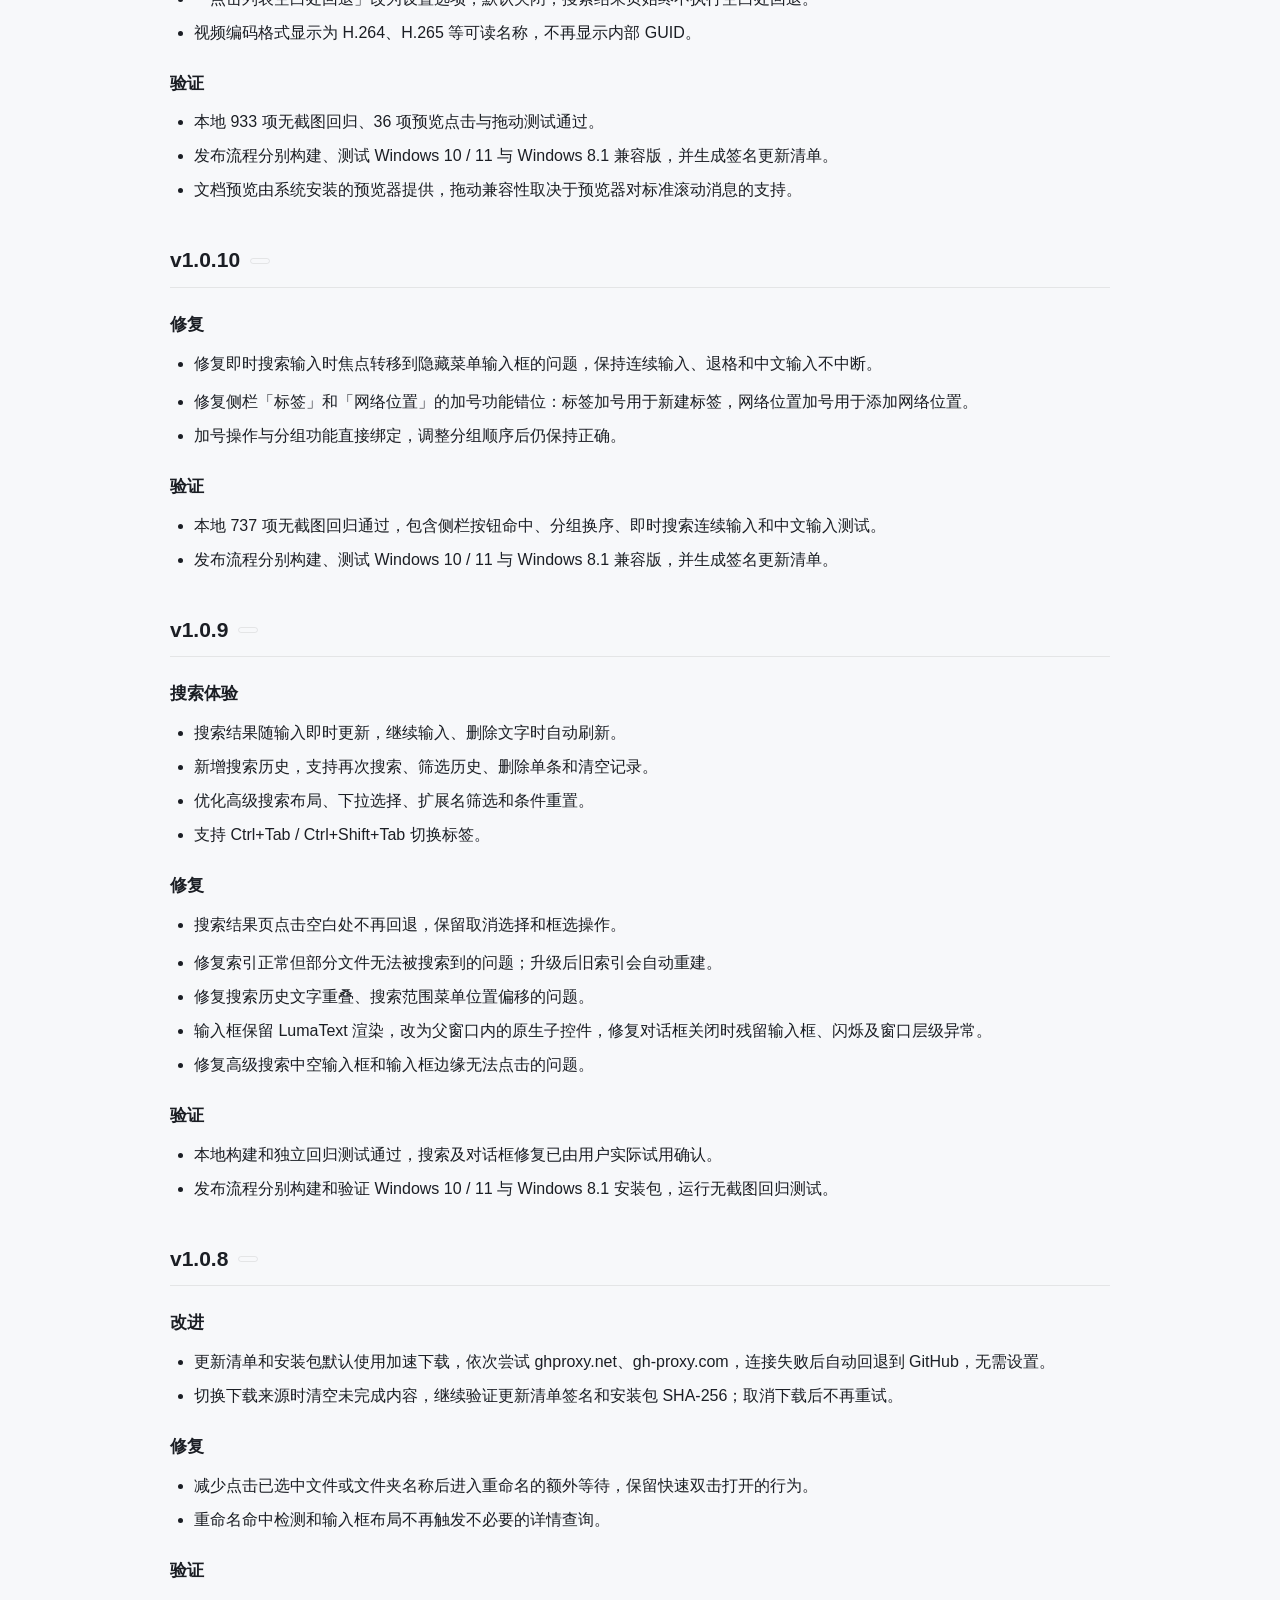
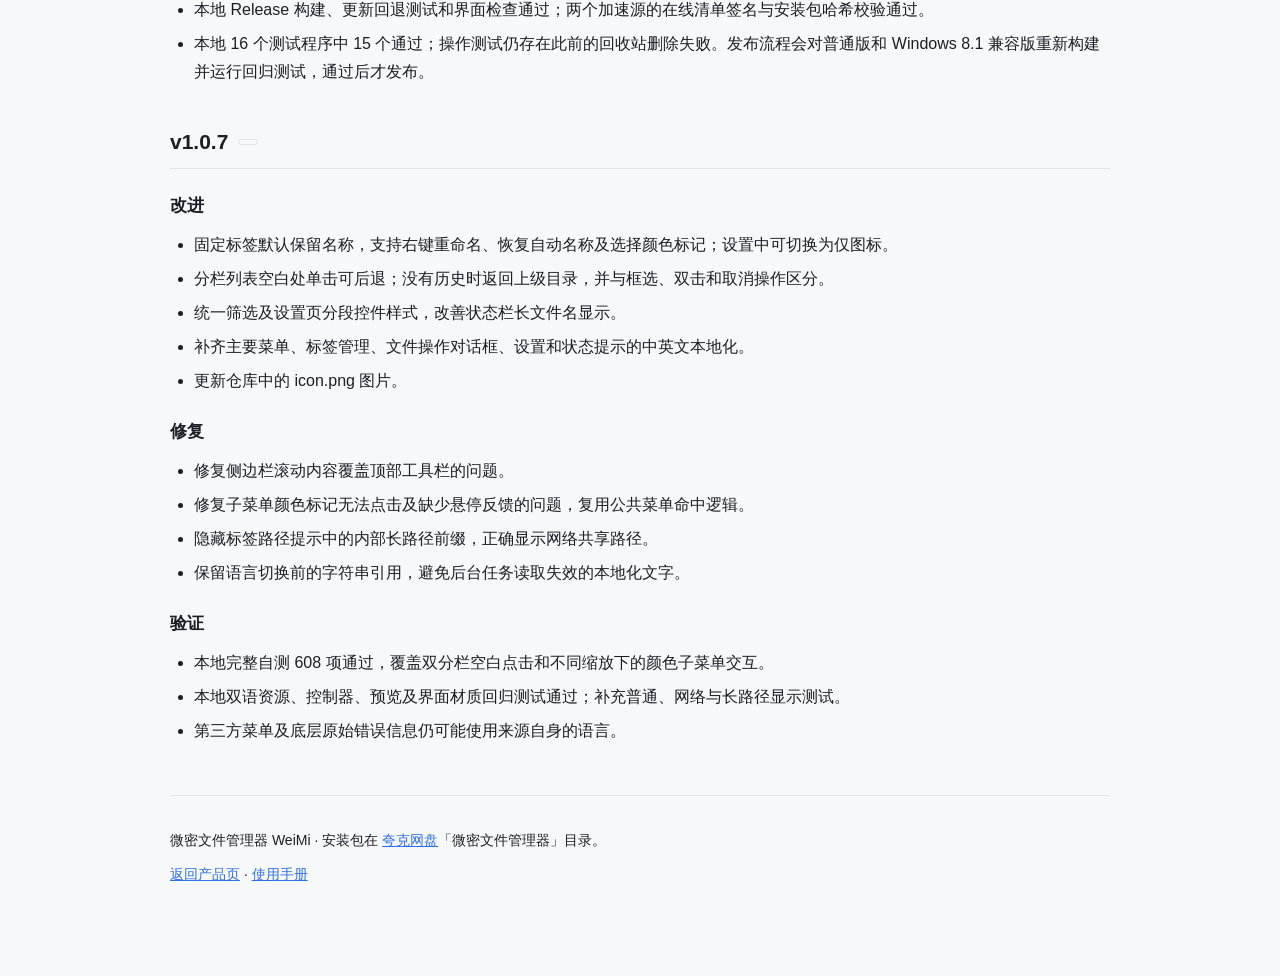
<file: weimi/changelog.html>
<!DOCTYPE html>
<html lang="zh-CN">
<head>
<meta charset="UTF-8">
<meta name="viewport" content="width=device-width, initial-scale=1.0">
<title>微密文件管理器 · 更新日志</title>
<meta name="description" content="微密文件管理器 WeiMi 版本更新日志：1.0.7 至今的修复与改进记录。">
<link rel="icon" href="data:image/svg+xml,<svg xmlns='http://www.w3.org/2000/svg' viewBox='0 0 100 100'><text y='.9em' font-size='90'>📁</text></svg>">
<style>
:root {
  --bg: #f7f8fa; --fg: #1b1e24; --fg2: #5b616e; --card: #ffffff;
  --stroke: rgba(0,0,0,.08); --accent: #2f6fed; --accent2: #22a06b; --code: #eef1f6;
}
@media (prefers-color-scheme: dark) {
  :root { --bg: #14161a; --fg: #e8eaf0; --fg2: #a5abb8; --card: #1c1f25;
          --stroke: rgba(255,255,255,.1); --accent: #6f9dff; --accent2: #4ad295; --code: #23272e; }
}
* { box-sizing: border-box; }
body {
  margin: 0; background: var(--bg); color: var(--fg);
  font: 16px/1.75 -apple-system, "Segoe UI", "Microsoft YaHei", sans-serif;
}
header.top {
  position: sticky; top: 0; z-index: 9; backdrop-filter: blur(10px);
  background: color-mix(in srgb, var(--bg) 80%, transparent);
  border-bottom: 1px solid var(--stroke);
}
.bar { max-width: 980px; margin: 0 auto; padding: 14px 20px; display: flex;
  align-items: center; gap: 14px; flex-wrap: wrap; }
.bar b { font-size: 17px; }
.bar a { color: var(--accent); text-decoration: none; font-size: 14px; }
.bar .sp { flex: 1; }
.wrap { max-width: 980px; margin: 0 auto; padding: 28px 20px 80px; }
h1 { font-size: 30px; line-height: 1.35; margin: 8px 0 6px; }
h2 { font-size: 21px; margin: 38px 0 10px; padding-bottom: 8px;
     border-bottom: 1px solid var(--stroke); }
h3 { font-size: 17px; margin: 22px 0 8px; }
p { margin: 10px 0; color: var(--fg); }
ul, ol { margin: 10px 0; padding-left: 24px; }
li { margin: 6px 0; }
hr { border: 0; border-top: 1px solid var(--stroke); margin: 30px 0; }
a { color: var(--accent); }
code { background: var(--code); padding: 1px 6px; border-radius: 6px;
  font-family: "Cascadia Mono", Consolas, monospace; font-size: .92em; }
table { border-collapse: collapse; width: 100%; margin: 14px 0; font-size: 15px; }
th, td { border: 1px solid var(--stroke); padding: 9px 12px; text-align: left; vertical-align: top; }
th { background: color-mix(in srgb, var(--accent) 8%, transparent); }
tbody tr:nth-child(even) td { background: color-mix(in srgb, var(--fg) 3%, transparent); }
.toc { background: var(--card); border: 1px solid var(--stroke); border-radius: 14px;
  padding: 16px 22px; margin: 22px 0 8px; }
.toc h2 { border: 0; margin: 0 0 8px; font-size: 16px; padding: 0; }
.toc ol { columns: 2; column-gap: 26px; padding-left: 20px; margin: 0; }
.toc li { font-size: 14px; }
@media (max-width: 680px) { .toc ol { columns: 1; } h1 { font-size: 24px; } }
footer { border-top: 1px solid var(--stroke); margin-top: 50px; padding: 22px 0 0;
  color: var(--fg2); font-size: 14px; }
</style>
<style>
.rel { margin-bottom: 10px; }
.rel h2 { display: flex; align-items: center; gap: 10px; }
.badge { font-size: 12px; font-weight: 500; padding: 2px 9px; border-radius: 999px;
  border: 1px solid var(--stroke); color: var(--fg2); }
.badge.hl { color: #fff; background: var(--accent); border-color: transparent; }
</style>
</head>
<body>
<header class="top">
  <div class="bar">
    <b>📁 微密文件管理器</b>
    <span style="color:var(--fg2);font-size:14px">更新日志</span>
    <span class="sp"></span>
    <a href="index.html">产品页</a>
    <a href="help.html">使用手册</a>
    <a href="https://pan.quark.cn/s/4b4783273dbc" target="_blank" rel="noopener">下载</a>
  </div>
</header>
<div class="wrap">
<h1>更新日志</h1>
<p>只记录用户能感知的变化。更早的版本记录见 <a href="app-changelog.html">微密加密 App 更新日志</a>。</p>
<section class="rel">
<h2 id="v1-0-14">v1.0.14<span class="badge hl">最新</span></h2>
<ul>
<li>新增在线《使用手册》：托盘右键与标题栏设置按钮右键都能直接打开「使用手册」「关于与诊断」，首次上手不必再翻旧文档。</li>
<li>飞传文字消息改为气泡显示：单行文字只占一行，长文字按内容增高并在超过一屏时滚动查看，不再被时间戳顶成两行。</li>
<li>修复飞传输入框右下角发送按钮点击无响应的问题，点击按钮与按回车都能发送。</li>
<li>官网改版：以微密文件管理器为主展示，更新日志独立成页。</li>
<li>修复地址栏和搜索框输入文字空白、选中内容不可见的问题，保持输入、中文输入法和深浅主题下的显示稳定。</li>
<li>修复索引更新遇到异常父目录循环时可能卡住的问题；阻止无效目录关系写入，并恢复受影响磁盘的索引。</li>
<li>改进索引服务安装与恢复：复用已运行的服务，等待正在停止的服务，设置超时并显示实际系统错误码。</li>
<li>修正索引服务断开连接时的状态提示，避免将已安装的全机索引误报为用户模式。</li>
</ul>
</section>
<section class="rel">
<h2 id="v1-0-13">v1.0.13<span class="badge"></span></h2>
<ul>
<li>修复原地重命名时输入框空白、文件名及选中态未显示的问题，保留扩展名并正确显示输入和鼠标选择结果。</li>
<li>改进重命名提交与编辑器关闭：点击列表空白处提交，重复打开编辑器保持状态稳定，修复快速改名后退出可能卡住的问题。</li>
<li>修复仅修改文件名大小写、非法名称与批量取消处理；同名目标不会被静默覆盖，已完成的改名仍可撤销。</li>
<li>将重命名及新建失败提示改为顶部 toast，支持关闭、Esc、自动消失和悬停暂停；完善深浅主题、图标对齐及关闭按钮边距。</li>
<li>感谢 Tao 在 PR #1 中提供原始调查与贡献；本版在此基础上整合了安全修复及定向验证。</li>
</ul>
</section>
<section class="rel">
<h2 id="v1-0-12">v1.0.12<span class="badge"></span></h2>
<ul>
<li>新增「文件夹最近变化」，默认关闭。开启后记录运行期间的变化，显示近期时间标记并可查看新增、修改、移动和删除明细；普通浏览不显示追踪状态警告。</li>
<li>修复移到回收站后未显示删除减号的问题，并改进摘要刷新和长名称布局。</li>
<li>搜索和过滤结果高亮命中的文件名文字；过滤框支持一键清空，点击框外结束编辑，收回动画更利落。</li>
<li>修复过滤后因保留旧滚动位置导致列表看起来空白的问题，包括 <code>1#</code> 等含符号名称。</li>
<li>修复桌面文件夹快捷方式显示、新建文件重命名失焦、暂存区残留已删除文件及覆盖安装索引设置问题。</li>
<li>改进空白处返回交互，降低误触；完善本次相关定向测试。</li>
</ul>
</section>
<section class="rel">
<h2 id="v1-0-11">v1.0.11<span class="badge"></span></h2>
<h3>预览体验</h3>
<ul>
<li>详情栏预览下方新增折叠入口，可展开预览区域；记住折叠状态和详情栏宽度。</li>
<li>图片支持滚轮缩放、按住左键平移，以及双击切换适应窗口与原始大小。</li>
<li>文本和文档支持左键拖动浏览超出预览区域的内容，滚轮继续上下浏览。</li>
<li>区分单击与拖动：超过系统拖动阈值才接管手势，PDF 预览器的翻页按钮仍可正常点击。</li>
<li>切换文件、松开鼠标或取消操作后停止拖动，防止延迟事件继续移动内容。</li>
<li>折叠栏箭头保持居中，过长文件名显示省略号；移除遮挡预览的拖动提示。</li>
</ul>
<h3>问题修复</h3>
<ul>
<li>回收站仅列出当前用户且实际存在的回收项目，修复空回收站显示其他用户或残留记录的问题。</li>
<li>修复侧栏滚动无法到底的问题，并支持拖动侧栏滚动条和点击轨道定位。</li>
<li>「点击列表空白处回退」改为设置选项，默认关闭；搜索结果页始终不执行空白处回退。</li>
<li>视频编码格式显示为 H.264、H.265 等可读名称，不再显示内部 GUID。</li>
</ul>
<h3>验证</h3>
<ul>
<li>本地 933 项无截图回归、36 项预览点击与拖动测试通过。</li>
<li>发布流程分别构建、测试 Windows 10 / 11 与 Windows 8.1 兼容版，并生成签名更新清单。</li>
<li>文档预览由系统安装的预览器提供，拖动兼容性取决于预览器对标准滚动消息的支持。</li>
</ul>
</section>
<section class="rel">
<h2 id="v1-0-10">v1.0.10<span class="badge"></span></h2>
<h3>修复</h3>
<ul>
<li>修复即时搜索输入时焦点转移到隐藏菜单输入框的问题，保持连续输入、退格和中文输入不中断。</li>
</ul>
<ul>
<li>修复侧栏「标签」和「网络位置」的加号功能错位：标签加号用于新建标签，网络位置加号用于添加网络位置。</li>
<li>加号操作与分组功能直接绑定，调整分组顺序后仍保持正确。</li>
</ul>
<h3>验证</h3>
<ul>
<li>本地 737 项无截图回归通过，包含侧栏按钮命中、分组换序、即时搜索连续输入和中文输入测试。</li>
<li>发布流程分别构建、测试 Windows 10 / 11 与 Windows 8.1 兼容版，并生成签名更新清单。</li>
</ul>
</section>
<section class="rel">
<h2 id="v1-0-9">v1.0.9<span class="badge"></span></h2>
<h3>搜索体验</h3>
<ul>
<li>搜索结果随输入即时更新，继续输入、删除文字时自动刷新。</li>
<li>新增搜索历史，支持再次搜索、筛选历史、删除单条和清空记录。</li>
<li>优化高级搜索布局、下拉选择、扩展名筛选和条件重置。</li>
<li>支持 Ctrl+Tab / Ctrl+Shift+Tab 切换标签。</li>
</ul>
<h3>修复</h3>
<ul>
<li>搜索结果页点击空白处不再回退，保留取消选择和框选操作。</li>
</ul>
<ul>
<li>修复索引正常但部分文件无法被搜索到的问题；升级后旧索引会自动重建。</li>
<li>修复搜索历史文字重叠、搜索范围菜单位置偏移的问题。</li>
<li>输入框保留 LumaText 渲染，改为父窗口内的原生子控件，修复对话框关闭时残留输入框、闪烁及窗口层级异常。</li>
<li>修复高级搜索中空输入框和输入框边缘无法点击的问题。</li>
</ul>
<h3>验证</h3>
<ul>
<li>本地构建和独立回归测试通过，搜索及对话框修复已由用户实际试用确认。</li>
<li>发布流程分别构建和验证 Windows 10 / 11 与 Windows 8.1 安装包，运行无截图回归测试。</li>
</ul>
</section>
<section class="rel">
<h2 id="v1-0-8">v1.0.8<span class="badge"></span></h2>
<h3>改进</h3>
<ul>
<li>更新清单和安装包默认使用加速下载，依次尝试 ghproxy.net、gh-proxy.com，连接失败后自动回退到 GitHub，无需设置。</li>
<li>切换下载来源时清空未完成内容，继续验证更新清单签名和安装包 SHA-256；取消下载后不再重试。</li>
</ul>
<h3>修复</h3>
<ul>
<li>减少点击已选中文件或文件夹名称后进入重命名的额外等待，保留快速双击打开的行为。</li>
<li>重命名命中检测和输入框布局不再触发不必要的详情查询。</li>
</ul>
<h3>验证</h3>
<ul>
<li>本地 Release 构建、更新回退测试和界面检查通过；两个加速源的在线清单签名与安装包哈希校验通过。</li>
<li>本地 16 个测试程序中 15 个通过；操作测试仍存在此前的回收站删除失败。发布流程会对普通版和 Windows 8.1 兼容版重新构建并运行回归测试，通过后才发布。</li>
</ul>
</section>
<section class="rel">
<h2 id="v1-0-7">v1.0.7<span class="badge"></span></h2>
<h3>改进</h3>
<ul>
<li>固定标签默认保留名称，支持右键重命名、恢复自动名称及选择颜色标记；设置中可切换为仅图标。</li>
<li>分栏列表空白处单击可后退；没有历史时返回上级目录，并与框选、双击和取消操作区分。</li>
<li>统一筛选及设置页分段控件样式，改善状态栏长文件名显示。</li>
<li>补齐主要菜单、标签管理、文件操作对话框、设置和状态提示的中英文本地化。</li>
<li>更新仓库中的 icon.png 图片。</li>
</ul>
<h3>修复</h3>
<ul>
<li>修复侧边栏滚动内容覆盖顶部工具栏的问题。</li>
<li>修复子菜单颜色标记无法点击及缺少悬停反馈的问题，复用公共菜单命中逻辑。</li>
<li>隐藏标签路径提示中的内部长路径前缀，正确显示网络共享路径。</li>
<li>保留语言切换前的字符串引用，避免后台任务读取失效的本地化文字。</li>
</ul>
<h3>验证</h3>
<ul>
<li>本地完整自测 608 项通过，覆盖双分栏空白点击和不同缩放下的颜色子菜单交互。</li>
<li>本地双语资源、控制器、预览及界面材质回归测试通过；补充普通、网络与长路径显示测试。</li>
<li>第三方菜单及底层原始错误信息仍可能使用来源自身的语言。</li>
</ul>
</section>
<footer>
  <p>微密文件管理器 WeiMi · 安装包在 <a href="https://pan.quark.cn/s/4b4783273dbc" target="_blank" rel="noopener">夸克网盘</a>「微密文件管理器」目录。</p>
  <p><a href="index.html">返回产品页</a> · <a href="help.html">使用手册</a></p>
</footer>
</div>
</body>
</html>
</file>
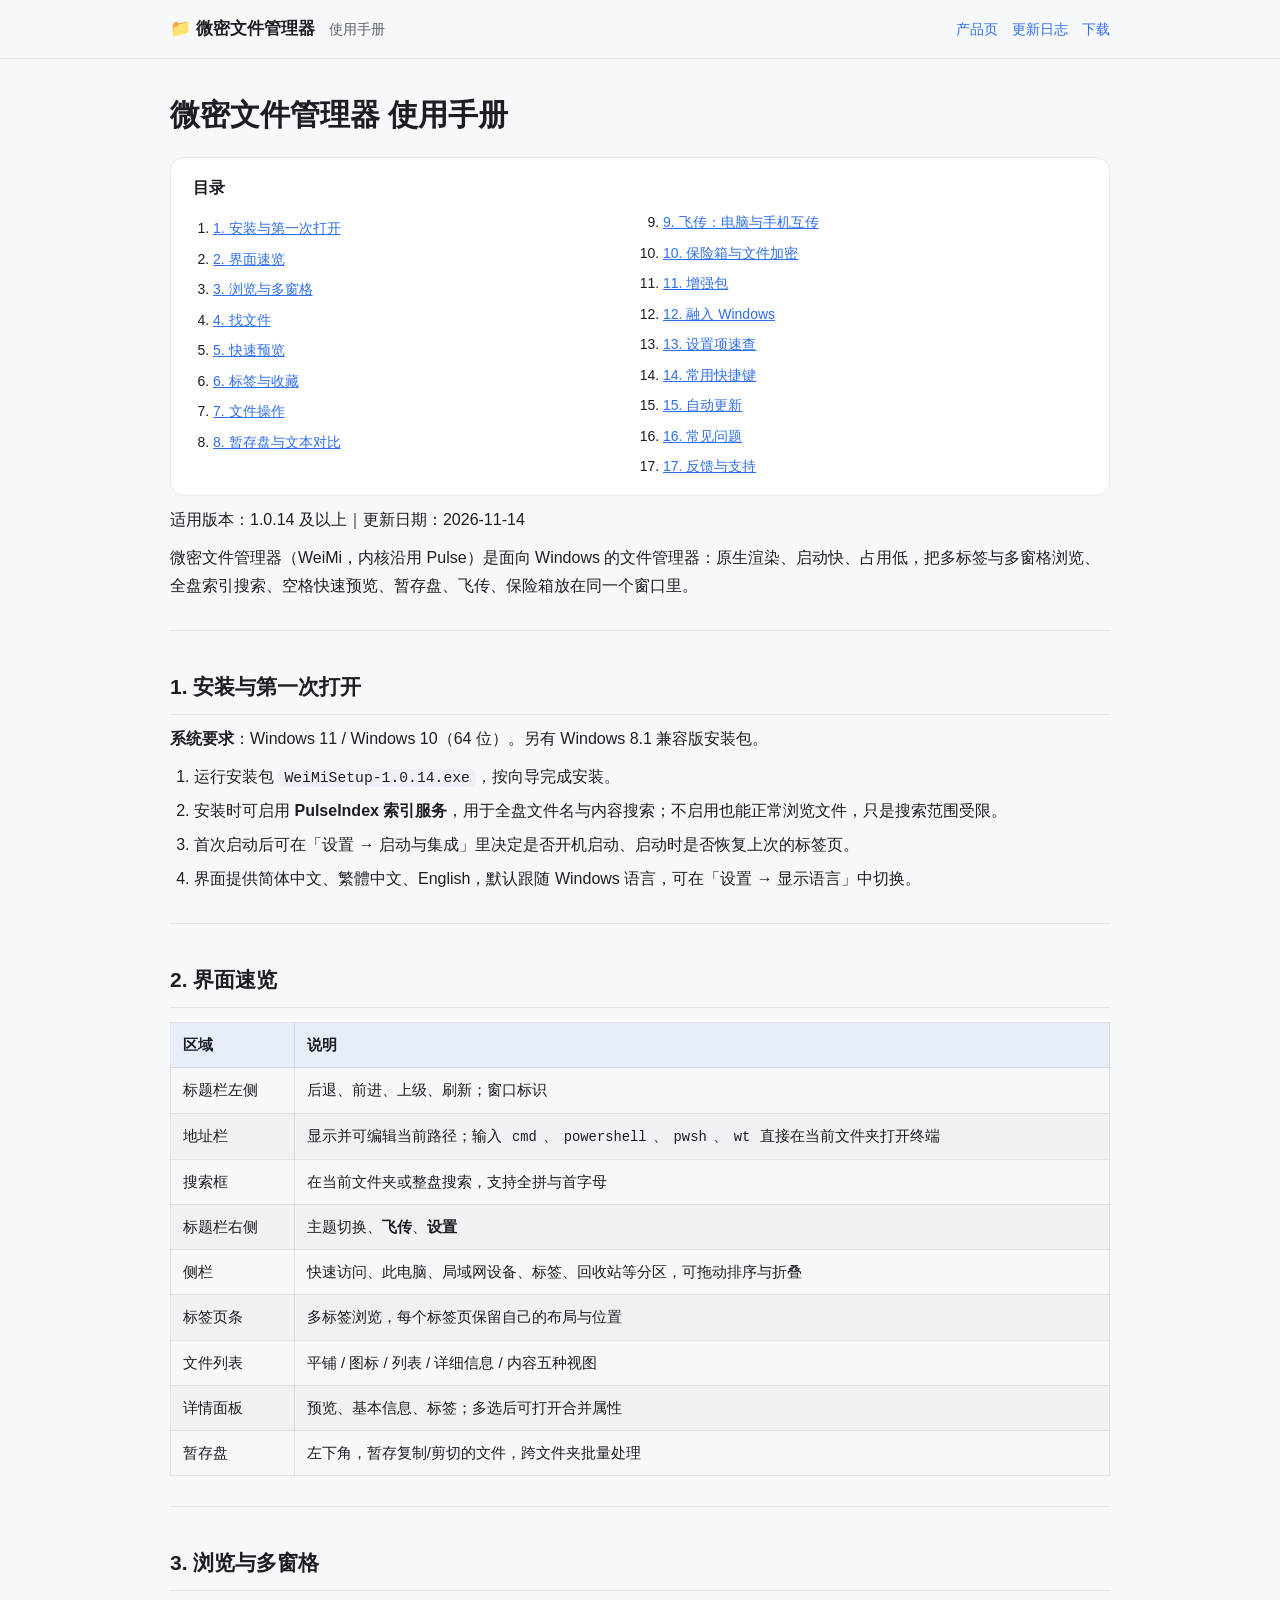
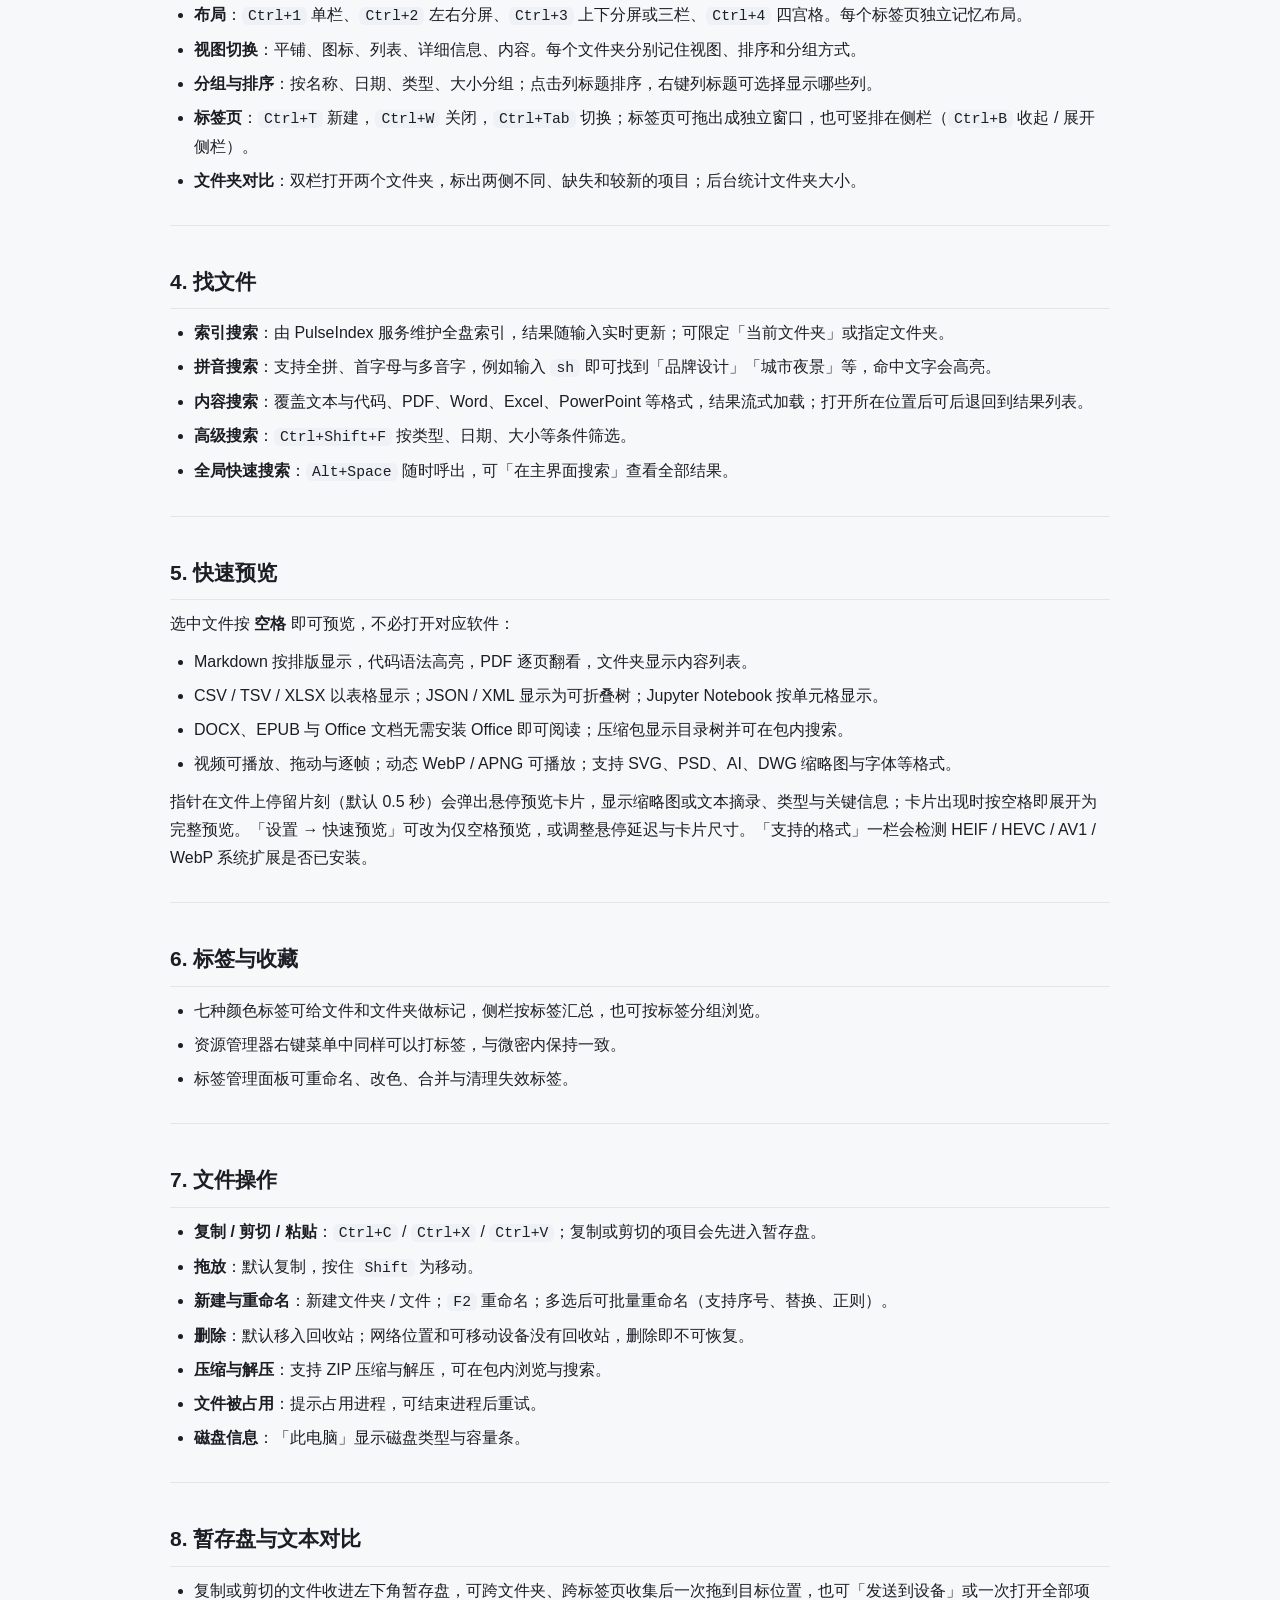
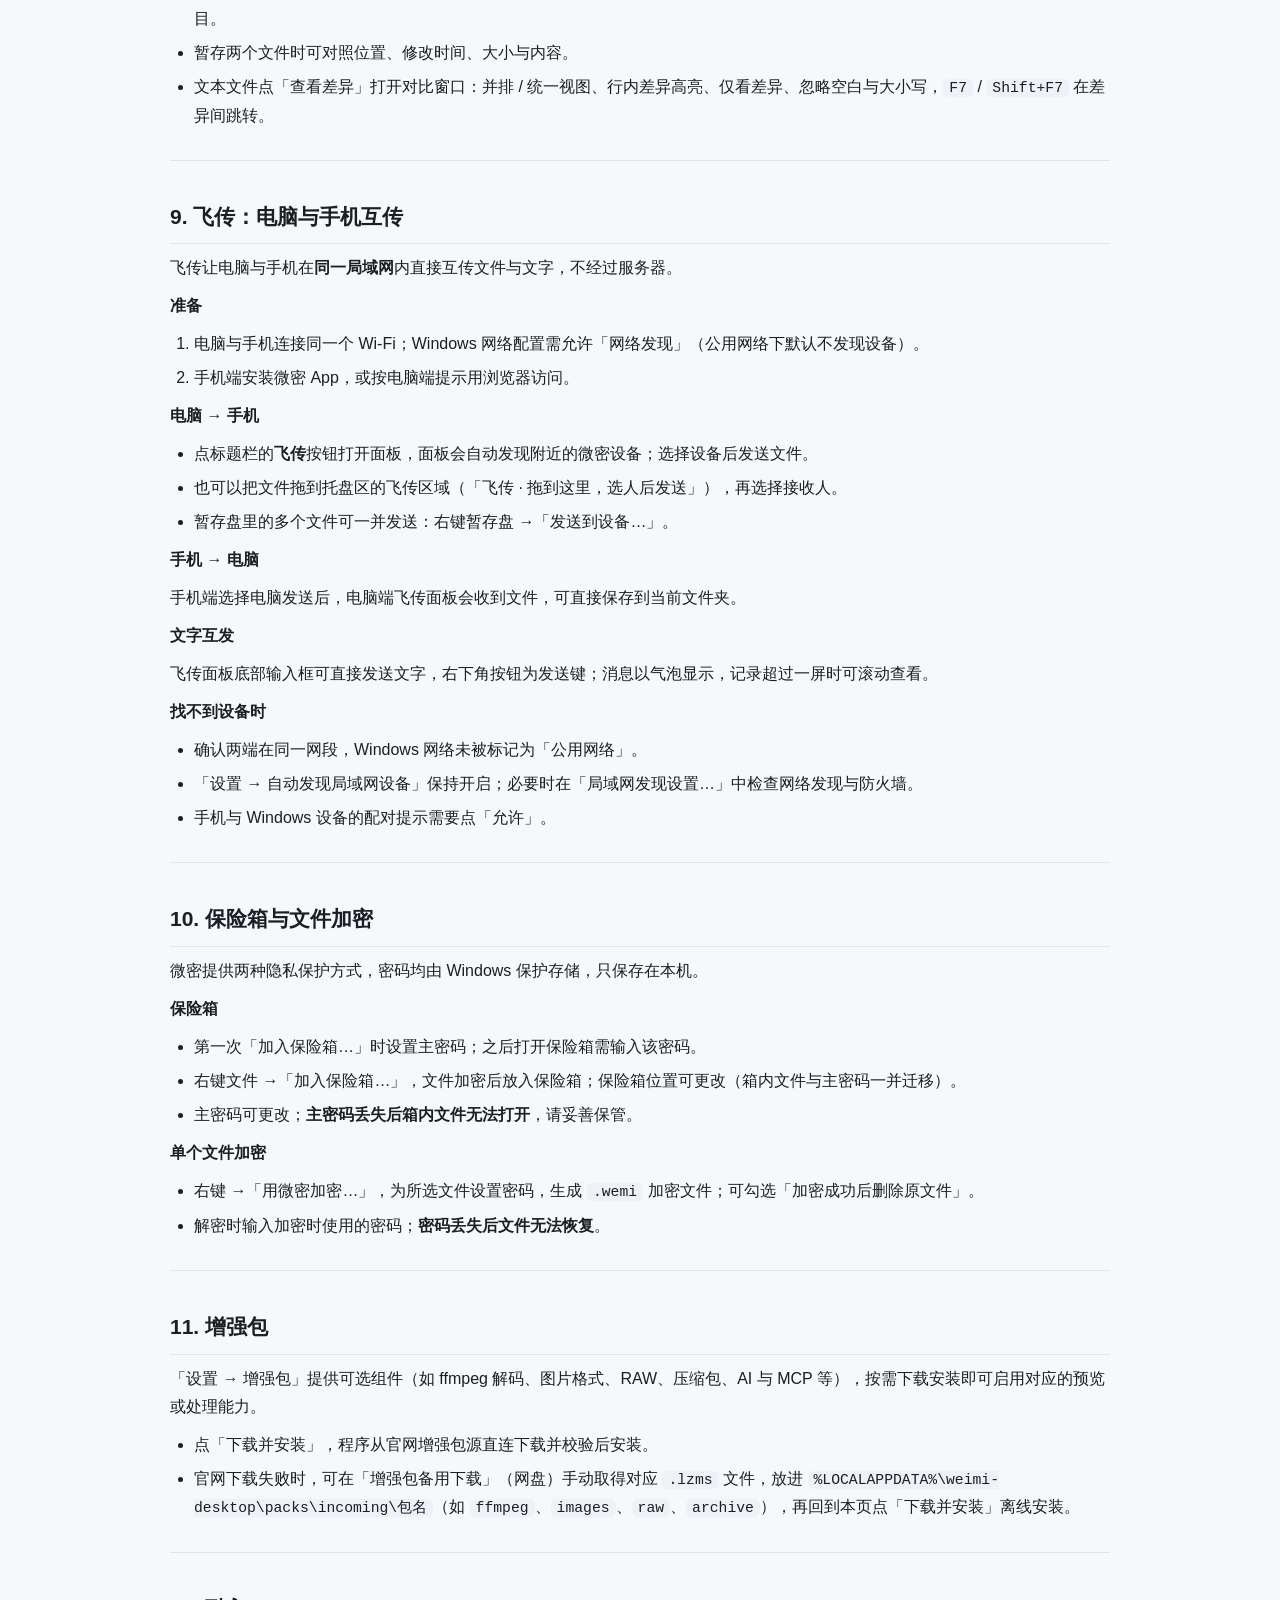
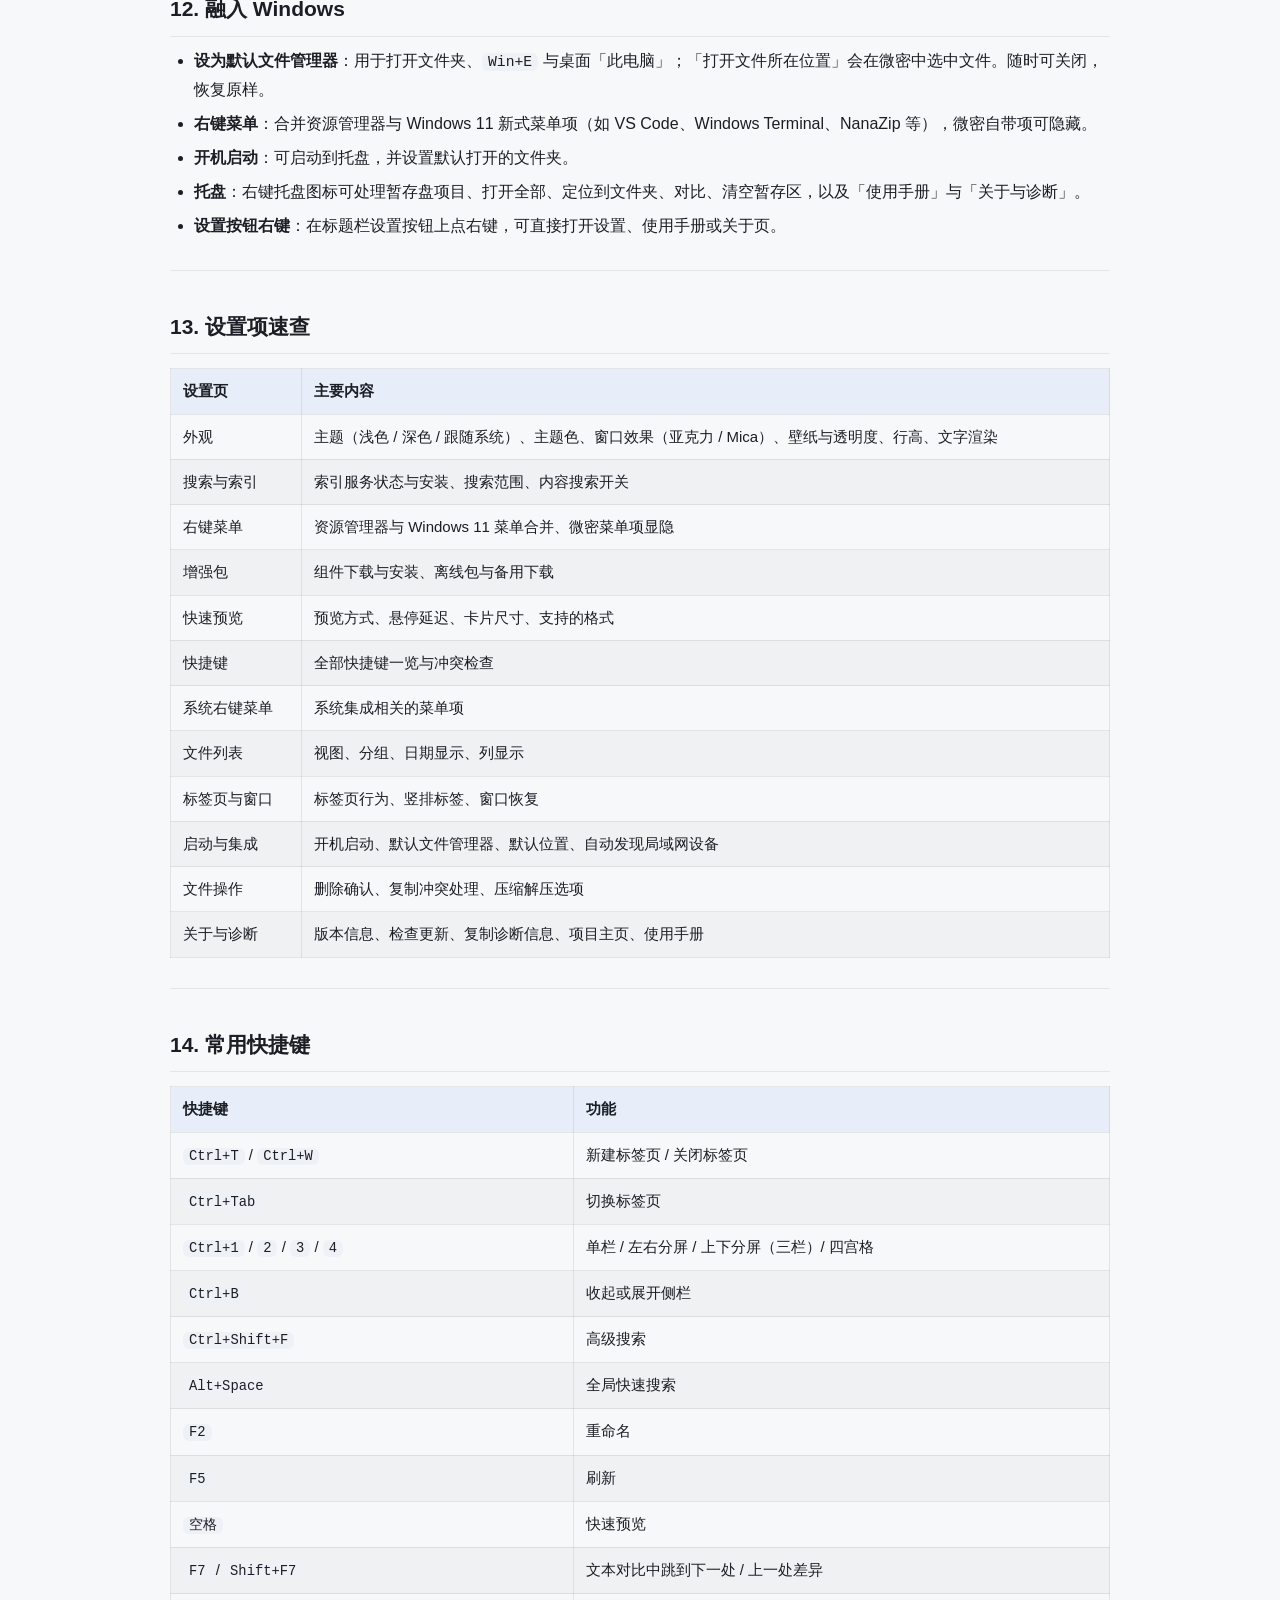
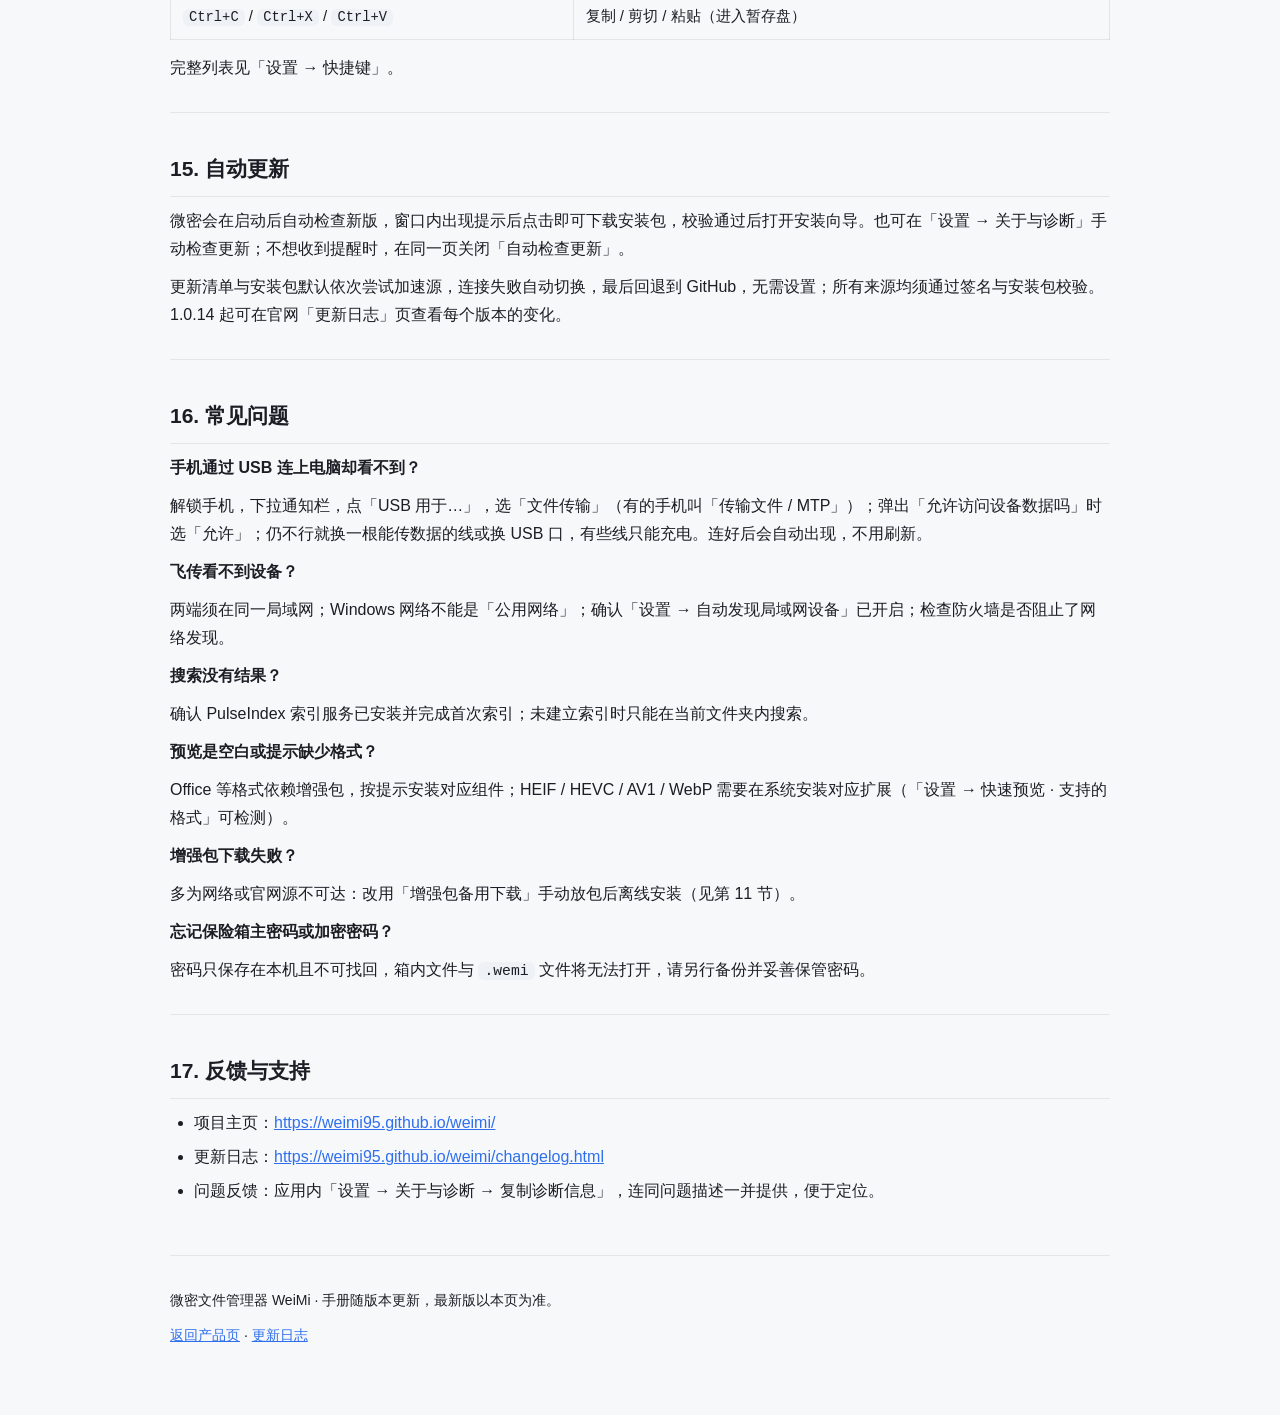
<file: weimi/help.html>
<!DOCTYPE html>
<html lang="zh-CN">
<head>
<meta charset="UTF-8">
<meta name="viewport" content="width=device-width, initial-scale=1.0">
<title>微密文件管理器 · 使用手册</title>
<meta name="description" content="微密文件管理器 WeiMi 使用手册：安装、多窗格浏览、索引搜索、快速预览、暂存盘、飞传、保险箱与文件加密、增强包、快捷键与常见问题。">
<link rel="icon" href="data:image/svg+xml,<svg xmlns='http://www.w3.org/2000/svg' viewBox='0 0 100 100'><text y='.9em' font-size='90'>📁</text></svg>">
<style>
:root {
  --bg: #f7f8fa; --fg: #1b1e24; --fg2: #5b616e; --card: #ffffff;
  --stroke: rgba(0,0,0,.08); --accent: #2f6fed; --accent2: #22a06b; --code: #eef1f6;
}
@media (prefers-color-scheme: dark) {
  :root { --bg: #14161a; --fg: #e8eaf0; --fg2: #a5abb8; --card: #1c1f25;
          --stroke: rgba(255,255,255,.1); --accent: #6f9dff; --accent2: #4ad295; --code: #23272e; }
}
* { box-sizing: border-box; }
body {
  margin: 0; background: var(--bg); color: var(--fg);
  font: 16px/1.75 -apple-system, "Segoe UI", "Microsoft YaHei", sans-serif;
}
header.top {
  position: sticky; top: 0; z-index: 9; backdrop-filter: blur(10px);
  background: color-mix(in srgb, var(--bg) 80%, transparent);
  border-bottom: 1px solid var(--stroke);
}
.bar { max-width: 980px; margin: 0 auto; padding: 14px 20px; display: flex;
  align-items: center; gap: 14px; flex-wrap: wrap; }
.bar b { font-size: 17px; }
.bar a { color: var(--accent); text-decoration: none; font-size: 14px; }
.bar .sp { flex: 1; }
.wrap { max-width: 980px; margin: 0 auto; padding: 28px 20px 80px; }
h1 { font-size: 30px; line-height: 1.35; margin: 8px 0 6px; }
h2 { font-size: 21px; margin: 38px 0 10px; padding-bottom: 8px;
     border-bottom: 1px solid var(--stroke); }
h3 { font-size: 17px; margin: 22px 0 8px; }
p { margin: 10px 0; color: var(--fg); }
ul, ol { margin: 10px 0; padding-left: 24px; }
li { margin: 6px 0; }
hr { border: 0; border-top: 1px solid var(--stroke); margin: 30px 0; }
a { color: var(--accent); }
code { background: var(--code); padding: 1px 6px; border-radius: 6px;
  font-family: "Cascadia Mono", Consolas, monospace; font-size: .92em; }
table { border-collapse: collapse; width: 100%; margin: 14px 0; font-size: 15px; }
th, td { border: 1px solid var(--stroke); padding: 9px 12px; text-align: left; vertical-align: top; }
th { background: color-mix(in srgb, var(--accent) 8%, transparent); }
tbody tr:nth-child(even) td { background: color-mix(in srgb, var(--fg) 3%, transparent); }
.toc { background: var(--card); border: 1px solid var(--stroke); border-radius: 14px;
  padding: 16px 22px; margin: 22px 0 8px; }
.toc h2 { border: 0; margin: 0 0 8px; font-size: 16px; padding: 0; }
.toc ol { columns: 2; column-gap: 26px; padding-left: 20px; margin: 0; }
.toc li { font-size: 14px; }
@media (max-width: 680px) { .toc ol { columns: 1; } h1 { font-size: 24px; } }
footer { border-top: 1px solid var(--stroke); margin-top: 50px; padding: 22px 0 0;
  color: var(--fg2); font-size: 14px; }
</style>
</head>
<body>
<header class="top">
  <div class="bar">
    <b>📁 微密文件管理器</b>
    <span style="color:var(--fg2);font-size:14px">使用手册</span>
    <span class="sp"></span>
    <a href="index.html">产品页</a>
    <a href="changelog.html">更新日志</a>
    <a href="https://pan.quark.cn/s/4b4783273dbc" target="_blank" rel="noopener">下载</a>
  </div>
</header>
<div class="wrap">
<h1>微密文件管理器 使用手册</h1>
<div class="toc"><h2>目录</h2><ol>
<li><a href="#s1">1. 安装与第一次打开</a></li>
<li><a href="#s2">2. 界面速览</a></li>
<li><a href="#s3">3. 浏览与多窗格</a></li>
<li><a href="#s4">4. 找文件</a></li>
<li><a href="#s5">5. 快速预览</a></li>
<li><a href="#s6">6. 标签与收藏</a></li>
<li><a href="#s7">7. 文件操作</a></li>
<li><a href="#s8">8. 暂存盘与文本对比</a></li>
<li><a href="#s9">9. 飞传：电脑与手机互传</a></li>
<li><a href="#s10">10. 保险箱与文件加密</a></li>
<li><a href="#s11">11. 增强包</a></li>
<li><a href="#s12-windows">12. 融入 Windows</a></li>
<li><a href="#s13">13. 设置项速查</a></li>
<li><a href="#s14">14. 常用快捷键</a></li>
<li><a href="#s15">15. 自动更新</a></li>
<li><a href="#s16">16. 常见问题</a></li>
<li><a href="#s17">17. 反馈与支持</a></li>
</ol></div>

<p>适用版本：1.0.14 及以上｜更新日期：2026-11-14</p>
<p>微密文件管理器（WeiMi，内核沿用 Pulse）是面向 Windows 的文件管理器：原生渲染、启动快、占用低，把多标签与多窗格浏览、全盘索引搜索、空格快速预览、暂存盘、飞传、保险箱放在同一个窗口里。</p>
<hr>
<h2 id="s1">1. 安装与第一次打开</h2>
<p><strong>系统要求</strong>：Windows 11 / Windows 10（64 位）。另有 Windows 8.1 兼容版安装包。</p>
<ol>
<li>运行安装包 <code>WeiMiSetup-1.0.14.exe</code>，按向导完成安装。</li>
<li>安装时可启用 <strong>PulseIndex 索引服务</strong>，用于全盘文件名与内容搜索；不启用也能正常浏览文件，只是搜索范围受限。</li>
<li>首次启动后可在「设置 → 启动与集成」里决定是否开机启动、启动时是否恢复上次的标签页。</li>
<li>界面提供简体中文、繁體中文、English，默认跟随 Windows 语言，可在「设置 → 显示语言」中切换。</li>
</ol>
<hr>
<h2 id="s2">2. 界面速览</h2>
<table><thead><tr><th>区域</th><th>说明</th></tr></thead><tbody>
<tr><td>标题栏左侧</td><td>后退、前进、上级、刷新；窗口标识</td></tr>
<tr><td>地址栏</td><td>显示并可编辑当前路径；输入 <code>cmd</code>、<code>powershell</code>、<code>pwsh</code>、<code>wt</code> 直接在当前文件夹打开终端</td></tr>
<tr><td>搜索框</td><td>在当前文件夹或整盘搜索，支持全拼与首字母</td></tr>
<tr><td>标题栏右侧</td><td>主题切换、<strong>飞传</strong>、<strong>设置</strong></td></tr>
<tr><td>侧栏</td><td>快速访问、此电脑、局域网设备、标签、回收站等分区，可拖动排序与折叠</td></tr>
<tr><td>标签页条</td><td>多标签浏览，每个标签页保留自己的布局与位置</td></tr>
<tr><td>文件列表</td><td>平铺 / 图标 / 列表 / 详细信息 / 内容五种视图</td></tr>
<tr><td>详情面板</td><td>预览、基本信息、标签；多选后可打开合并属性</td></tr>
<tr><td>暂存盘</td><td>左下角，暂存复制/剪切的文件，跨文件夹批量处理</td></tr>
</tbody></table>
<hr>
<h2 id="s3">3. 浏览与多窗格</h2>
<ul>
<li><strong>布局</strong>：<code>Ctrl+1</code> 单栏、<code>Ctrl+2</code> 左右分屏、<code>Ctrl+3</code> 上下分屏或三栏、<code>Ctrl+4</code> 四宫格。每个标签页独立记忆布局。</li>
<li><strong>视图切换</strong>：平铺、图标、列表、详细信息、内容。每个文件夹分别记住视图、排序和分组方式。</li>
<li><strong>分组与排序</strong>：按名称、日期、类型、大小分组；点击列标题排序，右键列标题可选择显示哪些列。</li>
<li><strong>标签页</strong>：<code>Ctrl+T</code> 新建，<code>Ctrl+W</code> 关闭，<code>Ctrl+Tab</code> 切换；标签页可拖出成独立窗口，也可竖排在侧栏（<code>Ctrl+B</code> 收起 / 展开侧栏）。</li>
<li><strong>文件夹对比</strong>：双栏打开两个文件夹，标出两侧不同、缺失和较新的项目；后台统计文件夹大小。</li>
</ul>
<hr>
<h2 id="s4">4. 找文件</h2>
<ul>
<li><strong>索引搜索</strong>：由 PulseIndex 服务维护全盘索引，结果随输入实时更新；可限定「当前文件夹」或指定文件夹。</li>
<li><strong>拼音搜索</strong>：支持全拼、首字母与多音字，例如输入 <code>sh</code> 即可找到「品牌设计」「城市夜景」等，命中文字会高亮。</li>
<li><strong>内容搜索</strong>：覆盖文本与代码、PDF、Word、Excel、PowerPoint 等格式，结果流式加载；打开所在位置后可后退回到结果列表。</li>
<li><strong>高级搜索</strong>：<code>Ctrl+Shift+F</code> 按类型、日期、大小等条件筛选。</li>
<li><strong>全局快速搜索</strong>：<code>Alt+Space</code> 随时呼出，可「在主界面搜索」查看全部结果。</li>
</ul>
<hr>
<h2 id="s5">5. 快速预览</h2>
<p>选中文件按 <strong>空格</strong> 即可预览，不必打开对应软件：</p>
<ul>
<li>Markdown 按排版显示，代码语法高亮，PDF 逐页翻看，文件夹显示内容列表。</li>
<li>CSV / TSV / XLSX 以表格显示；JSON / XML 显示为可折叠树；Jupyter Notebook 按单元格显示。</li>
<li>DOCX、EPUB 与 Office 文档无需安装 Office 即可阅读；压缩包显示目录树并可在包内搜索。</li>
<li>视频可播放、拖动与逐帧；动态 WebP / APNG 可播放；支持 SVG、PSD、AI、DWG 缩略图与字体等格式。</li>
</ul>
<p>指针在文件上停留片刻（默认 0.5 秒）会弹出悬停预览卡片，显示缩略图或文本摘录、类型与关键信息；卡片出现时按空格即展开为完整预览。「设置 → 快速预览」可改为仅空格预览，或调整悬停延迟与卡片尺寸。「支持的格式」一栏会检测 HEIF / HEVC / AV1 / WebP 系统扩展是否已安装。</p>
<hr>
<h2 id="s6">6. 标签与收藏</h2>
<ul>
<li>七种颜色标签可给文件和文件夹做标记，侧栏按标签汇总，也可按标签分组浏览。</li>
<li>资源管理器右键菜单中同样可以打标签，与微密内保持一致。</li>
<li>标签管理面板可重命名、改色、合并与清理失效标签。</li>
</ul>
<hr>
<h2 id="s7">7. 文件操作</h2>
<ul>
<li><strong>复制 / 剪切 / 粘贴</strong>：<code>Ctrl+C</code> / <code>Ctrl+X</code> / <code>Ctrl+V</code>；复制或剪切的项目会先进入暂存盘。</li>
<li><strong>拖放</strong>：默认复制，按住 <code>Shift</code> 为移动。</li>
<li><strong>新建与重命名</strong>：新建文件夹 / 文件；<code>F2</code> 重命名；多选后可批量重命名（支持序号、替换、正则）。</li>
<li><strong>删除</strong>：默认移入回收站；网络位置和可移动设备没有回收站，删除即不可恢复。</li>
<li><strong>压缩与解压</strong>：支持 ZIP 压缩与解压，可在包内浏览与搜索。</li>
<li><strong>文件被占用</strong>：提示占用进程，可结束进程后重试。</li>
<li><strong>磁盘信息</strong>：「此电脑」显示磁盘类型与容量条。</li>
</ul>
<hr>
<h2 id="s8">8. 暂存盘与文本对比</h2>
<ul>
<li>复制或剪切的文件收进左下角暂存盘，可跨文件夹、跨标签页收集后一次拖到目标位置，也可「发送到设备」或一次打开全部项目。</li>
<li>暂存两个文件时可对照位置、修改时间、大小与内容。</li>
<li>文本文件点「查看差异」打开对比窗口：并排 / 统一视图、行内差异高亮、仅看差异、忽略空白与大小写，<code>F7</code> / <code>Shift+F7</code> 在差异间跳转。</li>
</ul>
<hr>
<h2 id="s9">9. 飞传：电脑与手机互传</h2>
<p>飞传让电脑与手机在<strong>同一局域网</strong>内直接互传文件与文字，不经过服务器。</p>
<p><strong>准备</strong></p>
<ol>
<li>电脑与手机连接同一个 Wi-Fi；Windows 网络配置需允许「网络发现」（公用网络下默认不发现设备）。</li>
<li>手机端安装微密 App，或按电脑端提示用浏览器访问。</li>
</ol>
<p><strong>电脑 → 手机</strong></p>
<ul>
<li>点标题栏的<strong>飞传</strong>按钮打开面板，面板会自动发现附近的微密设备；选择设备后发送文件。</li>
<li>也可以把文件拖到托盘区的飞传区域（「飞传 · 拖到这里，选人后发送」），再选择接收人。</li>
<li>暂存盘里的多个文件可一并发送：右键暂存盘 →「发送到设备…」。</li>
</ul>
<p><strong>手机 → 电脑</strong></p>
<p>手机端选择电脑发送后，电脑端飞传面板会收到文件，可直接保存到当前文件夹。</p>
<p><strong>文字互发</strong></p>
<p>飞传面板底部输入框可直接发送文字，右下角按钮为发送键；消息以气泡显示，记录超过一屏时可滚动查看。</p>
<p><strong>找不到设备时</strong></p>
<ul>
<li>确认两端在同一网段，Windows 网络未被标记为「公用网络」。</li>
<li>「设置 → 自动发现局域网设备」保持开启；必要时在「局域网发现设置…」中检查网络发现与防火墙。</li>
<li>手机与 Windows 设备的配对提示需要点「允许」。</li>
</ul>
<hr>
<h2 id="s10">10. 保险箱与文件加密</h2>
<p>微密提供两种隐私保护方式，密码均由 Windows 保护存储，只保存在本机。</p>
<p><strong>保险箱</strong></p>
<ul>
<li>第一次「加入保险箱…」时设置主密码；之后打开保险箱需输入该密码。</li>
<li>右键文件 →「加入保险箱…」，文件加密后放入保险箱；保险箱位置可更改（箱内文件与主密码一并迁移）。</li>
<li>主密码可更改；<strong>主密码丢失后箱内文件无法打开</strong>，请妥善保管。</li>
</ul>
<p><strong>单个文件加密</strong></p>
<ul>
<li>右键 →「用微密加密…」，为所选文件设置密码，生成 <code>.wemi</code> 加密文件；可勾选「加密成功后删除原文件」。</li>
<li>解密时输入加密时使用的密码；<strong>密码丢失后文件无法恢复</strong>。</li>
</ul>
<hr>
<h2 id="s11">11. 增强包</h2>
<p>「设置 → 增强包」提供可选组件（如 ffmpeg 解码、图片格式、RAW、压缩包、AI 与 MCP 等），按需下载安装即可启用对应的预览或处理能力。</p>
<ul>
<li>点「下载并安装」，程序从官网增强包源直连下载并校验后安装。</li>
<li>官网下载失败时，可在「增强包备用下载」（网盘）手动取得对应 <code>.lzms</code> 文件，放进 <code>%LOCALAPPDATA%\weimi-desktop\packs\incoming\包名</code>（如 <code>ffmpeg</code>、<code>images</code>、<code>raw</code>、<code>archive</code>），再回到本页点「下载并安装」离线安装。</li>
</ul>
<hr>
<h2 id="s12-windows">12. 融入 Windows</h2>
<ul>
<li><strong>设为默认文件管理器</strong>：用于打开文件夹、<code>Win+E</code> 与桌面「此电脑」；「打开文件所在位置」会在微密中选中文件。随时可关闭，恢复原样。</li>
<li><strong>右键菜单</strong>：合并资源管理器与 Windows 11 新式菜单项（如 VS Code、Windows Terminal、NanaZip 等），微密自带项可隐藏。</li>
<li><strong>开机启动</strong>：可启动到托盘，并设置默认打开的文件夹。</li>
<li><strong>托盘</strong>：右键托盘图标可处理暂存盘项目、打开全部、定位到文件夹、对比、清空暂存区，以及「使用手册」与「关于与诊断」。</li>
<li><strong>设置按钮右键</strong>：在标题栏设置按钮上点右键，可直接打开设置、使用手册或关于页。</li>
</ul>
<hr>
<h2 id="s13">13. 设置项速查</h2>
<table><thead><tr><th>设置页</th><th>主要内容</th></tr></thead><tbody>
<tr><td>外观</td><td>主题（浅色 / 深色 / 跟随系统）、主题色、窗口效果（亚克力 / Mica）、壁纸与透明度、行高、文字渲染</td></tr>
<tr><td>搜索与索引</td><td>索引服务状态与安装、搜索范围、内容搜索开关</td></tr>
<tr><td>右键菜单</td><td>资源管理器与 Windows 11 菜单合并、微密菜单项显隐</td></tr>
<tr><td>增强包</td><td>组件下载与安装、离线包与备用下载</td></tr>
<tr><td>快速预览</td><td>预览方式、悬停延迟、卡片尺寸、支持的格式</td></tr>
<tr><td>快捷键</td><td>全部快捷键一览与冲突检查</td></tr>
<tr><td>系统右键菜单</td><td>系统集成相关的菜单项</td></tr>
<tr><td>文件列表</td><td>视图、分组、日期显示、列显示</td></tr>
<tr><td>标签页与窗口</td><td>标签页行为、竖排标签、窗口恢复</td></tr>
<tr><td>启动与集成</td><td>开机启动、默认文件管理器、默认位置、自动发现局域网设备</td></tr>
<tr><td>文件操作</td><td>删除确认、复制冲突处理、压缩解压选项</td></tr>
<tr><td>关于与诊断</td><td>版本信息、检查更新、复制诊断信息、项目主页、使用手册</td></tr>
</tbody></table>
<hr>
<h2 id="s14">14. 常用快捷键</h2>
<table><thead><tr><th>快捷键</th><th>功能</th></tr></thead><tbody>
<tr><td><code>Ctrl+T</code> / <code>Ctrl+W</code></td><td>新建标签页 / 关闭标签页</td></tr>
<tr><td><code>Ctrl+Tab</code></td><td>切换标签页</td></tr>
<tr><td><code>Ctrl+1</code> / <code>2</code> / <code>3</code> / <code>4</code></td><td>单栏 / 左右分屏 / 上下分屏（三栏）/ 四宫格</td></tr>
<tr><td><code>Ctrl+B</code></td><td>收起或展开侧栏</td></tr>
<tr><td><code>Ctrl+Shift+F</code></td><td>高级搜索</td></tr>
<tr><td><code>Alt+Space</code></td><td>全局快速搜索</td></tr>
<tr><td><code>F2</code></td><td>重命名</td></tr>
<tr><td><code>F5</code></td><td>刷新</td></tr>
<tr><td><code>空格</code></td><td>快速预览</td></tr>
<tr><td><code>F7</code> / <code>Shift+F7</code></td><td>文本对比中跳到下一处 / 上一处差异</td></tr>
<tr><td><code>Ctrl+C</code> / <code>Ctrl+X</code> / <code>Ctrl+V</code></td><td>复制 / 剪切 / 粘贴（进入暂存盘）</td></tr>
</tbody></table>
<p>完整列表见「设置 → 快捷键」。</p>
<hr>
<h2 id="s15">15. 自动更新</h2>
<p>微密会在启动后自动检查新版，窗口内出现提示后点击即可下载安装包，校验通过后打开安装向导。也可在「设置 → 关于与诊断」手动检查更新；不想收到提醒时，在同一页关闭「自动检查更新」。</p>
<p>更新清单与安装包默认依次尝试加速源，连接失败自动切换，最后回退到 GitHub，无需设置；所有来源均须通过签名与安装包校验。1.0.14 起可在官网「更新日志」页查看每个版本的变化。</p>
<hr>
<h2 id="s16">16. 常见问题</h2>
<p><strong>手机通过 USB 连上电脑却看不到？</strong></p>
<p>解锁手机，下拉通知栏，点「USB 用于…」，选「文件传输」（有的手机叫「传输文件 / MTP」）；弹出「允许访问设备数据吗」时选「允许」；仍不行就换一根能传数据的线或换 USB 口，有些线只能充电。连好后会自动出现，不用刷新。</p>
<p><strong>飞传看不到设备？</strong></p>
<p>两端须在同一局域网；Windows 网络不能是「公用网络」；确认「设置 → 自动发现局域网设备」已开启；检查防火墙是否阻止了网络发现。</p>
<p><strong>搜索没有结果？</strong></p>
<p>确认 PulseIndex 索引服务已安装并完成首次索引；未建立索引时只能在当前文件夹内搜索。</p>
<p><strong>预览是空白或提示缺少格式？</strong></p>
<p>Office 等格式依赖增强包，按提示安装对应组件；HEIF / HEVC / AV1 / WebP 需要在系统安装对应扩展（「设置 → 快速预览 · 支持的格式」可检测）。</p>
<p><strong>增强包下载失败？</strong></p>
<p>多为网络或官网源不可达：改用「增强包备用下载」手动放包后离线安装（见第 11 节）。</p>
<p><strong>忘记保险箱主密码或加密密码？</strong></p>
<p>密码只保存在本机且不可找回，箱内文件与 <code>.wemi</code> 文件将无法打开，请另行备份并妥善保管密码。</p>
<hr>
<h2 id="s17">17. 反馈与支持</h2>
<ul>
<li>项目主页：<a href="https://weimi95.github.io/weimi/" target="_blank" rel="noopener">https://weimi95.github.io/weimi/</a></li>
<li>更新日志：<a href="https://weimi95.github.io/weimi/changelog.html" target="_blank" rel="noopener">https://weimi95.github.io/weimi/changelog.html</a></li>
<li>问题反馈：应用内「设置 → 关于与诊断 → 复制诊断信息」，连同问题描述一并提供，便于定位。</li>
</ul>
<footer>
  <p>微密文件管理器 WeiMi · 手册随版本更新，最新版以本页为准。</p>
  <p><a href="index.html">返回产品页</a> · <a href="changelog.html">更新日志</a></p>
</footer>
</div>
</body>
</html>
</file>
<file: style.css>
:root {
  --bg: #07070c;
  --fg: #e8e9f0;
  --muted: #9aa0b4;
  --accent1: #22d3ee;
  --accent2: #a855f7;
  --accent3: #f472b6;
  --card-bg: rgba(255, 255, 255, 0.045);
  --card-border: rgba(255, 255, 255, 0.09);
  --glass-blur: 12px;
  --maxw: 1080px;
}

* { box-sizing: border-box; margin: 0; padding: 0; }

html { scroll-behavior: smooth; }

body {
  font-family: -apple-system, BlinkMacSystemFont, "Segoe UI", "PingFang SC",
    "Hiragino Sans GB", "Microsoft YaHei", "Noto Sans SC", system-ui, sans-serif;
  background: var(--bg);
  color: var(--fg);
  line-height: 1.65;
  overflow-x: hidden;
  -webkit-font-smoothing: antialiased;
}

/* ===== 极光背景 ===== */
.aurora {
  position: fixed;
  inset: 0;
  z-index: -1;
  overflow: hidden;
  pointer-events: none;
  background: radial-gradient(120% 120% at 50% 0%, #0c0c16 0%, #07070c 60%);
}
.blob {
  position: absolute;
  border-radius: 50%;
  filter: blur(80px);
  opacity: 0.5;
  mix-blend-mode: screen;
  animation: float 18s ease-in-out infinite;
}
.b1 { width: 46vw; height: 46vw; left: -8vw; top: -10vw;
  background: radial-gradient(circle, var(--accent1), transparent 65%); }
.b2 { width: 40vw; height: 40vw; right: -6vw; top: 4vw;
  background: radial-gradient(circle, var(--accent2), transparent 65%); animation-delay: -4s; }
.b3 { width: 38vw; height: 38vw; left: 20vw; bottom: -14vw;
  background: radial-gradient(circle, var(--accent3), transparent 65%); animation-delay: -8s; opacity: 0.35; }
.b4 { width: 30vw; height: 30vw; right: 16vw; bottom: -6vw;
  background: radial-gradient(circle, #34d399, transparent 65%); animation-delay: -12s; opacity: 0.3; }

@keyframes float {
  0%, 100% { transform: translate(0, 0) scale(1); }
  33% { transform: translate(4vw, 3vw) scale(1.08); }
  66% { transform: translate(-3vw, -2vw) scale(0.95); }
}

/* ===== Hero ===== */
.hero {
  max-width: var(--maxw);
  margin: 0 auto;
  padding: 19vh 24px 11vh;
  text-align: center;
}
.eyebrow {
  letter-spacing: 0.42em;
  font-size: 0.72rem;
  color: var(--muted);
  margin-bottom: 1.1rem;
  font-weight: 600;
}
.name {
  font-size: clamp(2.8rem, 8vw, 5.2rem);
  font-weight: 800;
  letter-spacing: -0.02em;
  line-height: 1.05;
}
.grad {
  background: linear-gradient(100deg, var(--accent1), var(--accent2) 50%, var(--accent3));
  -webkit-background-clip: text;
  background-clip: text;
  color: transparent;
}
.tagline {
  margin: 1.3rem auto 0;
  max-width: 620px;
  color: var(--muted);
  font-size: clamp(1rem, 2.4vw, 1.18rem);
}
.hero-links {
  margin-top: 2.4rem;
  display: flex;
  gap: 0.8rem;
  justify-content: center;
  flex-wrap: wrap;
}
.btn {
  display: inline-block;
  padding: 0.62rem 1.4rem;
  border-radius: 999px;
  font-size: 0.92rem;
  font-weight: 600;
  text-decoration: none;
  color: #07070c;
  background: linear-gradient(100deg, var(--accent1), var(--accent2));
  transition: transform 0.18s ease, box-shadow 0.18s ease;
  box-shadow: 0 6px 24px -8px var(--accent2);
}
.btn:hover { transform: translateY(-2px); box-shadow: 0 10px 30px -8px var(--accent2); }
.btn.ghost {
  color: var(--fg);
  background: transparent;
  border: 1px solid var(--card-border);
  box-shadow: none;
}
.btn.ghost:hover { border-color: var(--accent1); background: rgba(34, 211, 238, 0.08); }

/* ===== Sections ===== */
main { max-width: var(--maxw); margin: 0 auto; padding: 0 24px 4rem; }
.section-title {
  font-size: clamp(1.5rem, 4vw, 2.1rem);
  font-weight: 700;
  margin: 3.5rem 0 1.8rem;
  letter-spacing: -0.01em;
}
.section-title::after {
  content: "";
  display: block;
  width: 48px;
  height: 3px;
  margin-top: 0.6rem;
  border-radius: 3px;
  background: linear-gradient(90deg, var(--accent1), var(--accent2));
}

/* ===== 项目网格 ===== */
.grid {
  display: grid;
  grid-template-columns: repeat(auto-fill, minmax(300px, 1fr));
  gap: 1.1rem;
}
.card {
  position: relative;
  padding: 1.5rem 1.4rem 1.3rem;
  border-radius: 18px;
  background: var(--card-bg);
  border: 1px solid var(--card-border);
  backdrop-filter: blur(var(--glass-blur));
  -webkit-backdrop-filter: blur(var(--glass-blur));
  transition: transform 0.22s ease, border-color 0.22s ease, box-shadow 0.22s ease;
  overflow: hidden;
}
.card::before {
  content: "";
  position: absolute;
  inset: 0;
  border-radius: 18px;
  padding: 1px;
  pointer-events: none;
  background: linear-gradient(130deg, transparent, rgba(34, 211, 238, 0.4), transparent 60%);
  -webkit-mask: linear-gradient(#000 0 0) content-box, linear-gradient(#000 0 0);
  -webkit-mask-composite: xor;
  mask-composite: exclude;
  opacity: 0;
  transition: opacity 0.22s ease;
}
.card:hover {
  transform: translateY(-6px);
  border-color: transparent;
  box-shadow: 0 18px 50px -20px rgba(168, 85, 247, 0.55);
}
.card:hover::before { opacity: 1; }

.card-head { display: flex; align-items: center; gap: 0.7rem; margin-bottom: 0.7rem; }
.icon { font-size: 1.5rem; line-height: 1; }
.card h3 { font-size: 1.16rem; font-weight: 700; }
.card h3 .en { color: var(--muted); font-weight: 500; font-size: 0.86rem; margin-left: 0.3rem; }
.desc { color: var(--muted); font-size: 0.94rem; }
.tags { display: flex; flex-wrap: wrap; gap: 0.4rem; margin: 0.9rem 0 0.2rem; }
.tags span {
  font-size: 0.74rem;
  padding: 0.22rem 0.6rem;
  border-radius: 999px;
  color: #cdd2e6;
  background: rgba(255, 255, 255, 0.06);
  border: 1px solid rgba(255, 255, 255, 0.07);
}
.card-links { margin-top: 1rem; display: flex; gap: 1rem; }
.card-links a {
  color: var(--accent1);
  text-decoration: none;
  font-size: 0.88rem;
  font-weight: 600;
  transition: color 0.18s ease;
}
.card-links a:hover { color: var(--accent3); }
.card-links a.disabled { color: var(--muted); cursor: default; pointer-events: none; }

/* ===== About ===== */
.about-text {
  color: var(--muted);
  max-width: 720px;
  font-size: 1.02rem;
}

/* ===== Footer ===== */
footer {
  max-width: var(--maxw);
  margin: 0 auto;
  padding: 2.6rem 24px 3.4rem;
  text-align: center;
  color: var(--muted);
  font-size: 0.86rem;
  border-top: 1px solid rgba(255, 255, 255, 0.06);
}
.foot-links { margin-top: 0.5rem; }
.foot-links a { color: var(--fg); text-decoration: none; }
.foot-links a:hover { color: var(--accent1); }
footer a { color: var(--accent1); text-decoration: none; }

/* ===== 滚动揭示 ===== */
.reveal {
  opacity: 0;
  transform: translateY(22px);
  transition: opacity 0.6s ease, transform 0.6s ease;
}
.reveal.in { opacity: 1; transform: none; }

@media (prefers-reduced-motion: reduce) {
  .blob { animation: none; }
  .reveal { opacity: 1; transform: none; transition: none; }
  html { scroll-behavior: auto; }
}
</file>
